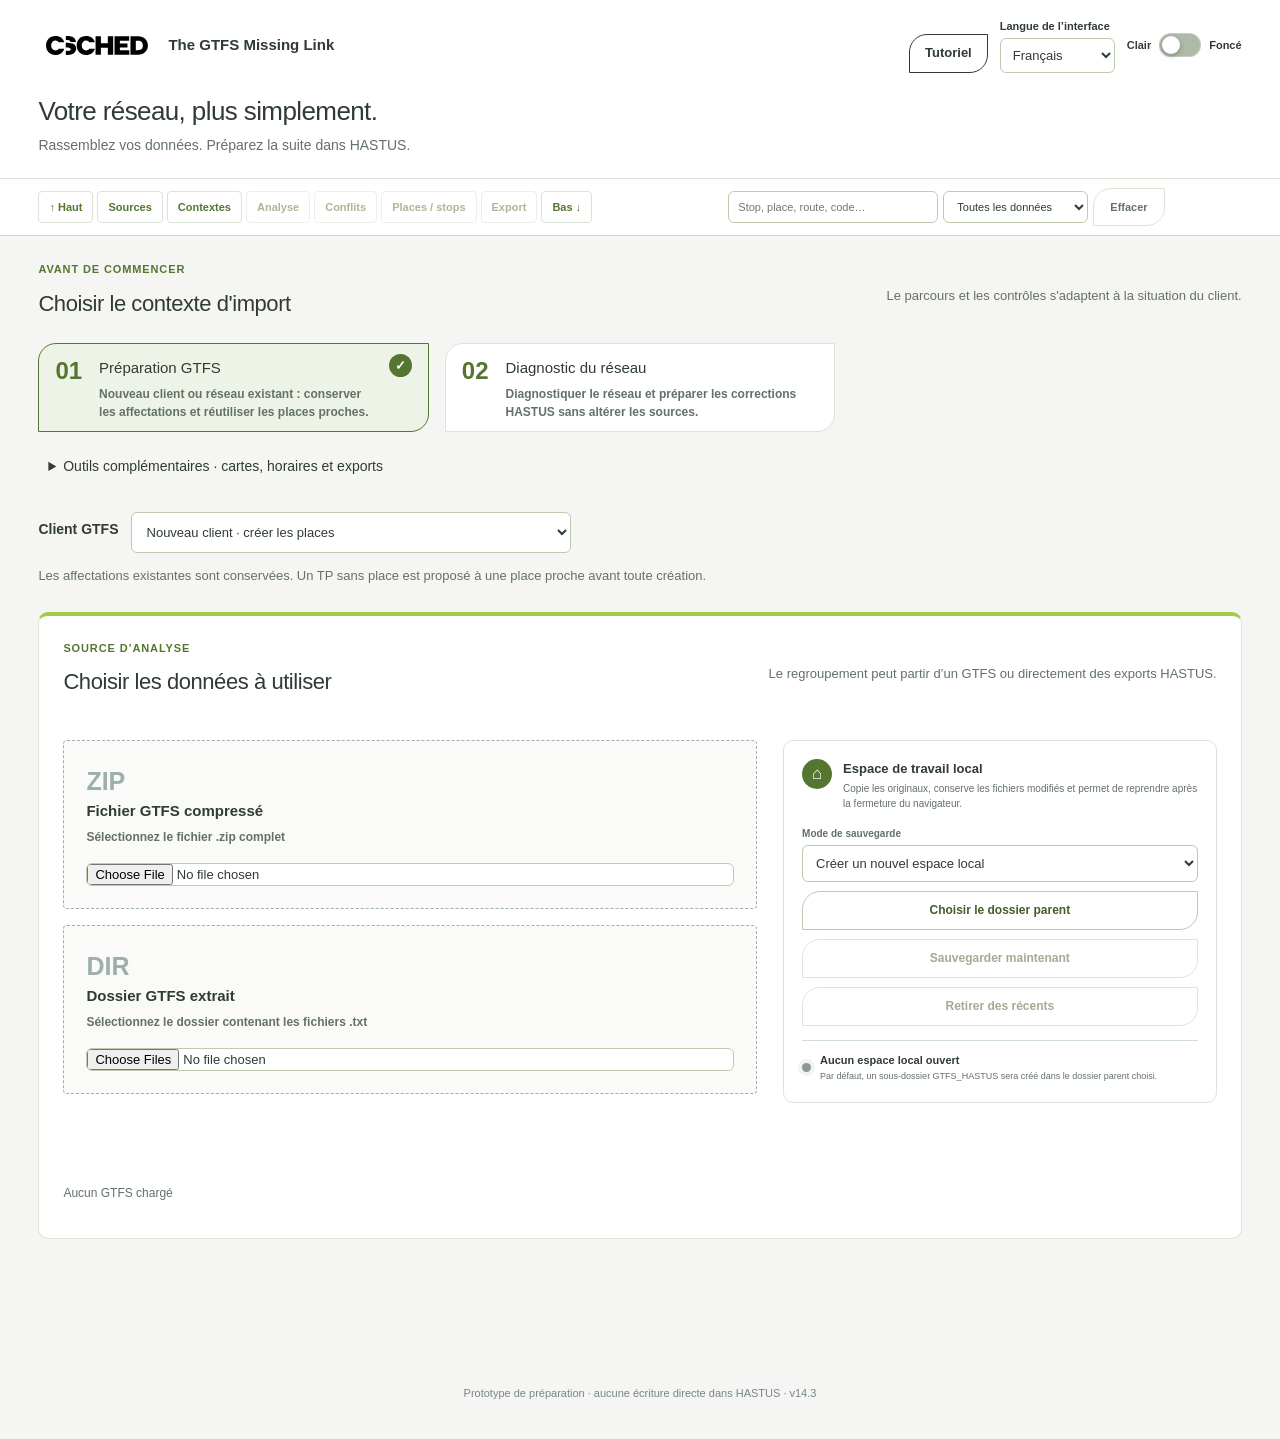
<file: index.html>
<!doctype html>
<html lang="fr">
<head>
  <meta charset="utf-8">
  <meta name="application-version" content="14.3">
  <meta name="viewport" content="width=device-width, initial-scale=1">
  <title>The GTFS Missing Link</title>
  <link rel="stylesheet" href="styles.css?v=14.3-r6">
  <link rel="stylesheet" href="clean-theme.css?v=14.3-r2">
  <link rel="stylesheet" href="place-code-layout.css?v=14.3">
  <link rel="stylesheet" href="service-import-plan.css?v=14.3">
  <link rel="stylesheet" href="tutorial.css?v=14.3">
  <link rel="stylesheet" href="assignment-diagnostics.css?v=14.3">
</head>
<body class="clean-theme">
  <aside id="local-file-warning" class="local-file-warning hidden" role="alert">
    <strong>Ouverture directe détectée : les cartes OpenStreetMap peuvent être refusées.</strong>
    <span>Sous Windows, fermez cette page puis lancez <code>launch_windows.bat</code>. L’application doit s’ouvrir sur une adresse commençant par <code>http://127.0.0.1:</code>, et non par <code>file:///</code>.</span>
  </aside>
  <header class="hero">
    <div class="hero-top"><div class="brand"><img class="brand-logo" src="assets/csched-logo.svg" alt="CSched"><span data-no-translate>The GTFS Missing Link</span></div><div class="app-preferences"><button id="open-tutorial" type="button" data-no-translate aria-haspopup="dialog" aria-controls="tutorial-dialog">Tutoriel</button><label>Langue de l’interface<select id="app-language"><option value="fr">Français</option><option value="en">English</option></select></label><label class="theme-switch"><span>Clair</span><input id="app-theme" type="checkbox" role="switch" value="clean" aria-label="Mode sombre"><span class="switch-track" aria-hidden="true"></span><span>Foncé</span></label></div></div>
    <div class="clean-copy"><h1>Votre réseau, plus simplement.</h1><p>Rassemblez vos données. Préparez la suite dans HASTUS.</p></div>
    <div class="hero-copy">
      <p class="eyebrow">PASSERELLE DE DONNÉES</p>
      <h1>Rattacher les points horaires<br>sans multiplier les places.</h1>
      <p class="lede">Analyse locale d'un flux GTFS, rapprochement géographique et export contrôlé.</p>
    </div>
  </header>

  <nav id="navigation-dock" class="navigation-dock" aria-label="Navigation rapide et recherche">
    <div class="navigation-jumps">
      <button type="button" data-nav-target="top">↑ Haut</button>
      <button type="button" data-nav-target="feed-section">Sources</button>
      <button type="button" data-nav-target="mode-section">Contextes</button>
      <button type="button" data-nav-target="mapping-section">Analyse</button>
      <button type="button" data-nav-target="radius-conflict-summary">Conflits</button>
      <button type="button" data-nav-target="decision-list">Places / stops</button>
      <button type="button" data-nav-target="export-bar">Export</button>
      <button type="button" data-nav-target="bottom">Bas ↓</button>
    </div>
    <div class="global-search">
      <label for="global-search-input">Rechercher</label>
      <input id="global-search-input" type="search" placeholder="Stop, place, route, code…" autocomplete="off">
      <select id="global-search-scope" aria-label="Filtrer le type de données"><option value="all">Toutes les données</option><option value="stops">Stops</option><option value="places">Places</option><option value="conflicts">Conflits</option><option value="routes">Routes</option></select>
      <button id="global-search-clear" type="button" aria-label="Effacer la recherche">Effacer</button>
      <output id="global-search-count" aria-live="polite"></output>
    </div>
  </nav>

  <main>
    <section id="mode-section" class="mode-section">
      <div class="section-heading">
        <div><p class="eyebrow">AVANT DE COMMENCER</p><h2>Choisir le contexte d'import</h2></div>
        <p>Le parcours et les contrôles s'adaptent à la situation du client.</p>
      </div>
      <div class="mode-grid">
        <button class="mode-card active" data-mode="geographic" aria-pressed="true">
          <span class="mode-number">01</span><span><strong>Préparation GTFS</strong><small>Nouveau client ou réseau existant : conserver les affectations et réutiliser les places proches.</small></span><span class="mode-check">✓</span>
        </button>
        <button class="mode-card" data-mode="diagnostic" aria-pressed="false"><span class="mode-number">02</span><span><strong>Diagnostic du réseau</strong><small>Diagnostiquer le réseau et préparer les corrections HASTUS sans altérer les sources.</small></span><span class="mode-check">✓</span></button>
      </div><details class="workflow-tools"><summary>Outils complémentaires · cartes, horaires et exports</summary><div class="mode-grid">
        <button class="mode-card" data-mode="network" aria-pressed="false">
          <span class="mode-number">02</span><span><strong>Cartes des routes et timetables</strong><small>Cartes et horaires du GTFS ou du dossier working, deux directions et exports.</small></span><span class="mode-check">✓</span>
        </button>
        <button class="mode-card" data-mode="timetables" aria-pressed="false">
          <span class="mode-number">03</span><span><strong>Comparaison des horaires</strong><small>Comparer les volumes quotidiens et produire des timetables de variations.</small></span><span class="mode-check">✓</span>
        </button>
        <button class="mode-card" data-mode="scheduling" aria-pressed="false">
          <span class="mode-number">04</span><span><strong>Scheduling units</strong><small>Préparer les unités et le script d’import HASTUS à partir des routes.</small></span><span class="mode-check">✓</span>
        </button>
        <button class="mode-card" data-mode="reports" aria-pressed="false">
          <span class="mode-number">05</span><span><strong>Rapports et exports</strong><small>Diagnostic HASTUS, validation client, PDF, HTML et fichiers de sortie.</small></span><span class="mode-check">✓</span>
        </button>
        <a class="mode-card network-prototype-link" href="network-explorer.html" target="_blank" rel="noopener"><span><strong>Explorateur réseau · Prototype</strong><small>Explorer le GTFS chargé et ses affectations, ou importer des fichiers HASTUS. Stops, places, références et tracés de routes.</small></span></a>
      </div></details>
      <label id="journey-client-setting">Client GTFS<select id="journey-client"><option value="new">Nouveau client · créer les places</option><option value="existing">Client existant · réutiliser le mapping HASTUS</option></select></label>
      <p id="journey-help">Les affectations existantes sont conservées. Un TP sans place est proposé à une place proche avant toute création.</p>
    </section>
    <section id="feed-section" class="panel feed-section">
      <div class="section-heading">
        <div><p class="eyebrow">SOURCE D’ANALYSE</p><h2 id="feed-title">Choisir les données à utiliser</h2></div>
        <p id="feed-subtitle">Le regroupement peut partir d’un GTFS ou directement des exports HASTUS.</p>
      </div>
      <div id="geographic-source-choice" class="data-source-choice">
        <button type="button" class="data-source-card active" data-source="gtfs" aria-pressed="true"><span>01</span><strong>Utiliser un GTFS</strong><small>ZIP ou dossier extrait. Recommandé pour un nouveau réseau ou les outils GTFS complets.</small></button>
        <button type="button" class="data-source-card" data-source="hastus" aria-pressed="false"><span>02</span><strong>Versions de routes + liste de stops HASTUS</strong><small>Aucun GTFS requis. Les TP viennent des versions et les coordonnées de la liste de stops.</small></button>
      </div>
      <section class="workspace-setup" aria-labelledby="workspace-title">
        <div class="workspace-copy"><span class="workspace-icon">⌂</span><div><strong id="workspace-title">Espace de travail local</strong><small>Copie les originaux, conserve les fichiers modifiés et permet de reprendre après la fermeture du navigateur.</small></div></div>
        <div class="workspace-controls">
          <label><span>Mode de sauvegarde</span><select id="workspace-choice"><option value="new">Créer un nouvel espace local</option><option value="open">Ouvrir un dossier de travail existant</option><option value="browser">Sauvegarde dans ce navigateur uniquement</option></select></label>
          <button id="workspace-open" type="button" class="secondary">Choisir le dossier parent</button>
          <button id="workspace-save" type="button" class="secondary" disabled>Sauvegarder maintenant</button>
          <button id="workspace-forget" type="button" class="secondary" disabled>Retirer des récents</button>
        </div>
        <div id="workspace-status" class="workspace-status"><span class="save-dot"></span><div><strong>Aucun espace local ouvert</strong><small>Par défaut, un sous-dossier GTFS_HASTUS sera créé dans le dossier parent choisi.</small></div></div>
      </section>
      <div id="gtfs-source-inputs" class="feed-upload-grid">
        <label class="dropzone"><span class="file-no">ZIP</span><strong>Fichier GTFS compressé</strong><small>Sélectionnez le fichier .zip complet</small><input id="gtfs-zip" type="file" accept=".zip"></label>
        <label class="dropzone"><span class="file-no">DIR</span><strong>Dossier GTFS extrait</strong><small>Sélectionnez le dossier contenant les fichiers .txt</small><input id="gtfs-folder" type="file" multiple webkitdirectory directory accept=".txt"></label>
      </div>
      <div id="hastus-feed-slot" class="hidden"></div>
      <div id="mapping-feed-slot" style="grid-column:1/-1">
      <details id="column-mapping-details" class="compact-disclosure place-naming-setting hidden">
      <summary><span id="column-mapping-label" data-no-translate>Correspondance des colonnes</span></summary>
      <div class="section-heading">
        <div><p id="mapping-eyebrow" class="eyebrow">CORRESPONDANCE</p><h2 id="mapping-title">Colonnes HASTUS</h2></div>
        <p id="mapping-subtitle">Vérifiez les colonnes détectées automatiquement.</p>
      </div>
      <div id="mapping-grid" class="mapping-grid"></div>
      </details>
      </div>
      <div id="optional-feed-slot" class="hidden"></div>
      <div id="gtfs-source-status"><div id="gtfs-status" class="status-line">Aucun GTFS chargé</div><div id="gtfs-files" class="file-chips"></div></div>
    </section>


    <section id="network-module" class="panel hidden" aria-labelledby="network-module-title">
      <div class="section-heading"><div><p class="eyebrow">WORKFLOW 02</p><h2 id="network-module-title">Cartes des routes et timetables</h2></div><p>Consultation du GTFS chargé, séparée de la validation des places. Deux directions côte à côte, filtres calendrier et exports Excel / PDF.</p></div>
      <div class="place-report-options">
        <label><span>Données des arrêts</span><select id="network-stop-source"><option value="gtfs">GTFS chargé</option><option value="working" id="network-working-option" disabled>working/stops.txt · places affectées</option></select><small id="working-timetable-detail">Disponible dès qu’un parent_station est enregistré dans working/stops.txt.</small></label>
        <label><span>Langue du rapport</span><select id="network-language"><option value="auto" selected>Langue de l’interface</option><option value="fr">Français</option><option value="en">English</option></select></label>
        <label><span>Thème</span><select id="network-theme"><option value="clean">Épuré compact</option></select></label>
        <label><span>Cartes</span><select id="network-map-mode"><option value="offline">Fixes et disponibles hors ligne</option><option value="online" selected>Connexion Internet</option></select></label>
      </div>
      <p>Requis : stops.txt, stop_times.txt, routes.txt et trips.txt. Un calendrier est nécessaire pour les horaires ; shapes.txt est facultatif pour les cartes. Aucune génération de places n’est requise.</p>
      <div class="place-report-actions"><button id="open-network-module" type="button" class="primary">Ouvrir le module</button><button id="download-network-report" type="button" class="secondary">Télécharger le HTML</button><span id="network-module-status" role="status"></span></div>
    </section>


    <section id="source-section" class="panel hidden">
      <div class="section-heading">
        <div><p class="eyebrow">DONNÉES HASTUS</p><h2 id="hastus-source-title">Liste de stops et places</h2></div>
        <p>Les données restent sur cet ordinateur.</p>
      </div>
      <div id="source-back-row" class="source-back-row"><button id="back-to-new-client" type="button" class="secondary">← Revenir à « Nouveau client »</button><small>Vous pourrez sélectionner de nouveau « Client existant » plus tard.</small></div>
      <div id="upload-grid" class="upload-grid">
        <label class="dropzone gtfs-part hidden"><span class="file-no">01</span><strong>GTFS · stops.txt</strong><small>Référentiel des arrêts et coordonnées</small><input id="stops-file" type="file" accept=".txt,.csv"></label>
        <label class="dropzone gtfs-part hidden"><span class="file-no">02</span><strong>GTFS · stop_times.txt</strong><small>Passages et indicateur timepoint</small><input id="times-file" type="file" accept=".txt,.csv"></label>
        <span id="hastus-upload-home" hidden></span>
        <div id="hastus-upload" class="dropzone"><span class="file-no hastus-network-label">HASTUS NETWORK</span><label for="hastus-file"><strong>Export HASTUS · CSV ou Excel</strong></label><small>Stops, places et coordonnées</small><input id="hastus-file" type="file" accept=".txt,.csv,.xlsx"><a id="hastus-extract-download" class="secondary" href="assets/GTFS_Tool_Stops.id" download="GTFS_Tool_Stops.id" aria-label="Télécharger le script HASTUS" title="Télécharger le script HASTUS"><svg width="20" height="20" viewBox="0 0 24 24" fill="none" stroke="currentColor" stroke-width="1.8" aria-hidden="true"><path d="M12 3v12m-5-5 5 5 5-5M5 16v5h14v-5"/></svg></a><small id="hastus-extract-help">Si besoin, utilisez ce script dans HASTUS pour extraire automatiquement les données des stops, leurs places de rattachement, références et localisations.</small></div>
        <span id="optional-hastus-home" hidden></span>
        <details id="optional-hastus-imports" class="place-naming-setting optional-data-disclosure" style="grid-column:1/-1"><summary id="optional-hastus-title">Données facultatives · versions de routes et matrice deadhead</summary><p id="optional-hastus-help">À charger uniquement pour utiliser les timing points HASTUS ou filtrer les places selon leurs liaisons deadhead.</p><div class="upload-grid">
        <label id="variants-upload" class="dropzone"><strong>Versions de routes HASTUS · Excel ou CSV</strong><small>Stop, TP, Position, route et variante</small><input id="variants-file" type="file" accept=".txt,.csv,.xlsx"></label>
        <div id="deadhead-upload" class="dropzone"><label for="deadhead-file"><strong>Matrice deadhead / HLP · facultative</strong><small>Export texte HASTUS linkdt · origines et destinations</small></label><input id="deadhead-file" type="file" accept=".txt,.csv"><small id="deadhead-status" role="status" data-no-translate></small><button id="deadhead-remove" type="button" hidden>Retirer la matrice</button></div>
        </div></details>
        <label id="routes-upload" class="dropzone gtfs-part hidden"><span class="file-no">03</span><strong>GTFS · routes.txt</strong><small>Identifiants, noms et couleurs des routes</small><input id="routes-file" type="file" accept=".txt,.csv"></label>
        <label id="trips-upload" class="dropzone gtfs-part hidden"><span class="file-no">04</span><strong>GTFS · trips.txt</strong><small>Lien entre routes, voyages et shapes</small><input id="trips-file" type="file" accept=".txt,.csv"></label>
        <label id="shapes-upload" class="dropzone gtfs-part hidden"><span class="file-no">05</span><strong>GTFS · shapes.txt</strong><small>Géométrie des tracés de routes</small><input id="shapes-file" type="file" accept=".txt,.csv"></label>
      </div>
      <div id="file-status" class="status-line">0 fichier sur 3 chargé</div>
    </section>

    <section id="mapping-section" class="panel hidden">

      <label id="smart-radius-setting" class="smart-toggle hidden"><input id="smart-radius" type="checkbox" role="switch"><span class="switch-track" aria-hidden="true"></span><span><strong>Rayon intelligent</strong><small id="smart-radius-detail">Adapte chaque rayon à la densité des timing points et aux voyages du GTFS.</small></span></label>
      <details id="stop-id-renumber-setting" class="stop-id-renumber-setting hidden" aria-labelledby="stop-management-title">
        <summary><strong id="stop-management-title">Gestion des stops</strong></summary>
        <div class="stop-management-heading"><small>Options appliquées aux exports ; les données sources restent intactes.</small></div>
        <label class="stop-id-renumber-toggle"><input id="renumber-stop-ids" type="checkbox"><span><strong id="stop-id-renumber-title">Renuméroter les stop_id techniques</strong><small id="stop-id-renumber-detail">Option désactivée par défaut : tous les stop_id sont conservés. Si elle est activée, seuls les UUID et remix_UUID sont remplacés.</small></span></label>
        <label class="stop-id-renumber-start"><span>Premier numéro</span><input id="renumber-stop-id-start" type="number" min="1" max="999999" step="1" value="100001" inputmode="numeric"></label>
        <label class="stop-id-option"><input id="pad-stop-ids" type="checkbox"><span>Ajouter des zéros en tête aux Stop ID numériques</span></label>
        <label class="stop-id-value"><span>Longueur cible (vide = automatique)</span><input id="pad-stop-id-width" type="number" min="1" max="1000" step="1" inputmode="numeric" placeholder="Auto"></label>
        <small id="stop-id-padding-detail" data-no-translate></small>
        <label class="stop-id-option"><input id="prefix-stop-ids" type="checkbox"><span>Préfixer les Stop ID avec une lettre</span></label>
        <label class="stop-id-value"><span>Lettre du préfixe</span><input id="stop-id-prefix" type="text" maxlength="1" pattern="[A-Za-z]" placeholder="A" autocomplete="off" spellcheck="false" disabled></label>
        <small class="stop-id-help">Le préfixe s’applique à tous les Stop ID, numériques ou alphanumériques, après la renumérotation et les zéros en tête. Exemple : 12 → 0012 → A0012. Les références entre fichiers suivent ces changements.</small>
      </details>
      <label id="allow-existing-reassignment-setting" class="smart-toggle hidden"><input id="allow-existing-reassignment" type="checkbox" role="switch"><span class="switch-track" aria-hidden="true"></span><span><strong>Autoriser les réaffectations manuelles</strong><small>Choisir une autre place HASTUS pour un stop, même hors du rayon de recherche. Les affectations actuelles restent conservées tant que vous ne les changez pas.</small></span></label>
      <datalist id="existing-place-options"></datalist>
      <label id="review-existing-setting" class="smart-toggle hidden"><input id="review-existing-places" type="checkbox" role="switch"><span class="switch-track" aria-hidden="true"></span><span><strong>Réévaluer les places déjà affectées</strong><small>Conserve la place HASTUS actuelle par défaut, mais propose les autres places dont le centre se trouve dans le rayon choisi.</small></span></label>
      <details id="place-naming-setting" class="place-naming-setting" aria-labelledby="place-naming-title">
        <summary><strong id="place-naming-title">Création des codes de place</strong></summary>
        <div><small>Les codes générés utilisent jusqu’à 6 ou 8 caractères. Le complément par des zéros est facultatif ; désactivez-le pour conserver les codes courts. Les codes existants ne sont pas modifiés et la saisie manuelle peut rester plus courte. Les codes dépassant la longueur choisie doivent être corrigés avant l’export.</small></div>
        <div><small>« St » en début de nom est conservé pour Saint. Les lieux reconnus gardent leur type dans la description et un suffixe dans le code : station/gare STN, terminal/terminus TER, hub/pôle HUB, échangeur ECH, centre de transit CTR. Ces règles s’appliquent aux nouvelles propositions, sans renommer les places existantes.</small></div>
        <label><span>Longueur des codes générés</span><select id="place-code-max-length"><option value="6">6 caractères</option><option value="8" selected>8 caractères</option></select></label>
        <label><input id="pad-place-codes" type="checkbox"><span>Compléter les codes courts avec des zéros jusqu’à la longueur choisie</span></label>
        <label><span>Casse des codes proposés</span><select id="place-code-case"><option value="upper" selected>Tout en majuscules</option><option value="lower">Tout en minuscules</option></select></label>
        <label class="place-catalog-toggle"><input id="use-canada-post-abbreviations" type="checkbox" checked><span><strong>Utiliser les abréviations de Postes Canada</strong><small>Applique les abréviations officielles de types de rue et de points cardinaux avant de proposer un code. <a href="https://www.canadapost-postescanada.ca/scp/fr/soutien/sujet/directives-adressage/symboles-et-abreviations.page" target="_blank" rel="noopener">Consulter le catalogue</a></small></span></label>
      </details>
      <details id="grouping-settings" class="place-naming-setting grouping-settings" open>
        <summary id="grouping-settings-title" data-no-translate>Paramètres de regroupement</summary>
      <div class="settings-row compact-analysis-settings">
        <div class="analysis-source-row">
        <label id="geographic-client-setting" style="display:none" class="select-label hidden"><span>Type de regroupement</span><select id="geographic-client-type"><option value="new">Nouveau client · partir de zéro</option><option value="existing">Client existant dans HASTUS</option></select></label>
        <label id="timing-source-setting" class="select-label hidden"><span>Source des timing points</span><select id="timing-point-source"><option value="gtfs">GTFS · stop_times.txt</option><option value="variants">HASTUS · versions de routes</option></select><small id="timing-source-detail">Chargez l’export de versions pour activer cette source.</small></label>
        <div id="association-setting" class="select-label"><span>Clé d'association GTFS → HASTUS</span><select id="association-key" hidden aria-hidden="true" tabindex="-1"><option value="stop_id">stop_id</option><option value="stop_code">stop_code</option></select><label class="association-checkbox" for="association-code-toggle"><input id="association-code-toggle" type="checkbox"><span data-fr="Utiliser stop_code plutôt que stop_id" data-en="Use stop_code instead of stop_id">Utiliser stop_code plutôt que stop_id</span></label><small id="association-detection" data-no-translate></small></div>
        </div>
        <div class="analysis-radius-row">
        <div id="radius-setting" class="range-label"><label for="radius">Rayon de recherche</label><output id="radius-output">200 m</output><input id="radius" type="range" min="0" max="1000" step="1" value="200"><label for="radius-number">Saisie en mètres (0–1000)</label><input id="radius-number" type="number" min="0" max="1000" step="1" value="200" inputmode="numeric"></div>
        <div id="stop-place-distance-setting" class="range-label hidden"><label for="stop-place-distance">Seuil d’alerte stop–place</label><output id="stop-place-distance-output">500 m</output><input id="stop-place-distance" type="range" min="0" max="1000" step="1" value="500"><label for="stop-place-distance-number">Saisie en mètres (0–1000)</label><input id="stop-place-distance-number" type="number" min="0" max="1000" step="1" value="500" inputmode="numeric"></div>
        <div id="reference-distance-setting" class="range-label hidden"><label for="reference-distance">Seuil d’alerte des références</label><output id="reference-distance-output">500 m</output><input id="reference-distance" type="range" min="0" max="1000" step="1" value="500"><label for="reference-distance-number">Saisie en mètres (0–1000)</label><input id="reference-distance-number" type="number" min="0" max="1000" step="1" value="500" inputmode="numeric"></div>
        </div>
        <div class="analysis-filter-row">
        <label id="diagnostic-endpoints-setting" class="check-label hidden"><input id="diagnostic-endpoints-only" type="checkbox">Places utilisées en début/fin de voyage uniquement</label>
        <label id="diagnostic-deadhead-setting" class="check-label hidden"><input id="diagnostic-deadhead-only" type="checkbox" disabled>Places avec un lien deadhead direct uniquement</label>
        <label id="blank-setting" class="check-label"><input id="blank-timepoints" type="checkbox"><span>Considérer un <code>timepoint</code> vide comme point horaire</span></label>
        </div>
        <label id="map-display-setting" class="select-label hidden"><span>Affichage des routes</span><select id="map-display"><option value="individual">Une carte par route</option><option value="combined" selected>Toutes les routes sur une carte</option><option value="both">Carte réseau et cartes séparées</option></select></label>
        <label id="map-labels-setting" class="select-label hidden"><span>Libellé général des points horaires</span><select id="map-label-mode"><option value="description">Description du stop</option><option value="stop_code" selected>stop_code</option><option value="stop_id">stop_id</option><option value="none">Aucun libellé</option></select></label>
        <div id="timepoint-fallback" class="fallback-note hidden"><strong>Colonne timepoint absente</strong><span>Les passages dont l'heure se termine par <code>:00</code> seront utilisés.</span></div>
        <button id="analyze" class="primary">Analyser les points horaires <span>→</span></button>
      </div>
      </details>
    </section>

    <section id="results-section" class="hidden">
      <div class="summary-grid" id="summary-grid"></div>
      <div class="toolbar">
        <div><p class="eyebrow">ÉTAPE 03</p><h2 id="results-title">Décisions d'affectation</h2></div>
        <div id="filters" class="filters"><button class="filter active" data-filter="all">Tous</button><button class="filter" data-filter="review">À décider</button><button class="filter" data-filter="assigned">Affectés</button></div>
      </div>
      <div id="description-validation" data-no-translate></div>
      <div id="automatic-place-validation" data-no-translate></div>
      <div id="notices"></div>
      <div id="decision-list" class="decision-list"></div>
      <button id="go-to-reports" type="button" class="secondary">Ouvrir les rapports et exports →</button>
    </section>
    <section id="reports-workflow" class="panel hidden" aria-labelledby="reports-workflow-title">
      <div class="section-heading"><div><p class="eyebrow">WORKFLOW 05</p><h2 id="reports-workflow-title">Rapports et exports</h2></div><p>Les rapports utilisent la dernière analyse géographique et ses décisions conservées.</p></div>
      <p id="reports-workflow-empty" class="notice">Lancez d’abord une analyse dans le workflow Regroupement géographique pour préparer les rapports.</p>
      <button id="reports-back-analysis" type="button" class="secondary">Revenir au regroupement géographique</button>
      <section id="place-report-panel" class="place-report-panel hidden" aria-labelledby="place-report-title">
        <div class="place-report-copy"><p class="eyebrow">RAPPORT DE VALIDATION</p><h3 id="place-report-title">Une place par page, prête à valider avec le client</h3><small>Une synthèse classe d’abord les places par besoin de décision. Chaque fiche présente ensuite le nom, le code, les stops associés, les stops en dehors du périmètre et une carte OpenStreetMap.</small></div>
        <div class="place-report-options">
          <label><span>Langue du rapport</span><select id="place-report-language"><option value="auto" selected>Langue de l’interface</option><option value="fr">Français</option><option value="en">English</option></select></label>
          <label><span>Thème du rapport HTML</span><select id="place-report-html-theme"><option value="clean" selected>Épuré compact</option></select><small>Le thème choisi est intégré au fichier HTML et conservé dans le rapport corrigé.</small></label>
          <label><span>Disposition</span><select id="place-report-orientation"><option value="portrait">Portrait</option><option value="landscape" selected>Paysage</option></select></label>
          <label><span>Cartes du rapport HTML</span><select id="place-report-html-map-mode"><option value="offline">Fixes et disponibles hors ligne</option><option value="online" selected>Cadrage fixe avec connexion Internet</option></select><small>Zoom et déplacement désactivés dans les deux modes. Le mode hors ligne intègre un fond vectoriel OSM dans le fichier lors de sa génération.</small></label>
          <label class="place-report-nearby"><input id="place-report-nearby" type="checkbox" checked><span>Inclure les stops proches hors périmètre</span></label>
          <label class="client-logo-picker"><span><input id="place-report-hide-file-exports" type="checkbox" checked> Simplifier le retour client : masquer stops.txt et stop_times.txt séparés</span><small>Le client conserve la sauvegarde HTML et peut télécharger un paquet ZIP contenant le rapport corrigé, le compte rendu avant/après et le GTFS complet. Le GTFS complet doit avoir été chargé dans l’Assistant.</small></label>
          <label><span>Marge hors rayon</span><select id="place-report-margin"><option value="100">100 m</option><option value="150" selected>150 m</option><option value="250">250 m</option><option value="500">500 m</option></select></label>
          <label class="client-logo-picker"><span>Logo du client (facultatif)</span><input id="client-logo-file" type="file" accept="image/png,image/jpeg,image/webp"><small>PNG, JPEG ou WebP, 3 Mo maximum. Il remplace l’identité trouvée dans agency.txt.</small></label>
        </div>
        <p id="existing-report-note" class="hidden">Client existant : le diagnostic HTML présente les références suspectes et toutes les places classées par type de validation, avec recherche et cartes. Les corrections HASTUS sont exportées séparément, avec un journal avant/après ; le rapport GTFS de validation des places reste disponible séparément. Les options de langue, de thème et de cartes ci-dessus s’appliquent aux deux rapports.</p>
        <div class="place-report-actions"><div id="client-brand-status" class="client-brand-status"></div><button id="clear-client-logo" type="button" class="secondary hidden">Utiliser agency.txt</button><button id="download-existing-html" type="button" class="secondary hidden">Rapport HTML · Diagnostic HASTUS</button><button id="download-place-html" type="button" class="primary report-html-featured"><span aria-hidden="true">▤</span><span><strong>Générer le rapport HTML interactif</strong><small>Cartes · Modifications · Validation client</small></span></button><button id="download-times" type="button" class="primary report-gtfs-featured">Télécharger GTFS prêt à importer</button><button id="print-place-report" type="button" class="secondary">Ouvrir le rapport PDF</button></div>
      </section>
      <details id="export-bar" class="place-naming-setting additional-exports">
        <summary><strong>Rapports et exports complémentaires</strong><span class="export-status"><span id="export-title">Prêt à exporter</span> · <small id="export-detail"></small></span></summary>
        <div class="export-actions"><label class="report-type-label"><span>Contenu du rapport PDF</span><select id="report-type"><option value="all">Tous les stops</option><option value="assigned">Sans intervention</option><option value="review">À évaluer</option></select></label><button id="print-client-report" class="secondary">Ouvrir le rapport PDF</button><button id="print-reference-report" class="secondary hidden">Rapport PDF · références suspectes</button><button id="download-collisions" class="secondary hidden">Correspondance des ID</button><button id="download-report" class="secondary">Places par stop</button><button id="download-by-place" class="secondary">Stops par place</button><button id="download-grouping-candidates" class="secondary hidden">Regroupements suggérés</button><button id="download-reference-anomalies" class="secondary hidden">Références éloignées</button><button id="download-unused" class="secondary">Places sans timing point</button><button id="download-places" class="secondary">Places à créer</button><button id="download-gtfs" class="primary">Télécharger stops_enrichi.txt</button></div>
      </details>
    </section>
    <section id="scheduling-unit-module" class="panel hidden" aria-labelledby="scu-title">
      <div class="section-heading"><div><p class="eyebrow">WORKFLOW 04</p><h2 id="scu-title">Scheduling units</h2></div><p>Une unité par route, type timetable 1100, avec le script d’import CSched.</p></div>
      <div class="place-report-options">
        <label><span>Source des routes</span><select id="scu-source"><option value="gtfs">GTFS chargé</option><option value="file">routes.txt séparé</option></select></label>
        <label><span>Charger uniquement routes.txt</span><input id="scu-routes-file" type="file" accept=".txt"></label>
        <label><span>Identifiant de route dans HASTUS</span><select id="scu-route-key"><option value="route_id">route_id</option><option value="route_short_name">route_short_name</option></select></label>
        <label><span>Description de l’unité</span><select id="scu-description"><option value="route">Route + identifiant</option><option value="long">route_long_name (sinon Route + identifiant)</option></select></label>
      </div>
      <p>La clé choisie alimente scu_identifier et scu_route_ids. Les doublons ou identifiants vides bloquent l’export. Le ZIP conserve les fichiers GTFS sources sans appliquer les corrections de places ; avec un routes.txt séparé, il ne contient que routes.txt et les fichiers d’import.</p>
      <pre id="scu-preview" data-no-translate></pre><p id="scu-status" role="status"></p>
      <div class="place-report-actions"><button id="scu-save" type="button" class="secondary" disabled>Enregistrer dans un dossier GTFS…</button><button id="scu-download" type="button" class="primary" disabled>Télécharger le ZIP avec les imports</button></div>
    </section>
  </main>
  <footer>Prototype de préparation · aucune écriture directe dans HASTUS <span data-no-translate>· v14.3</span></footer>
  <script src="report-package.js?v=14.3"></script>
  <script src="report-payload.js?v=14.3"></script>
  <script src="report-network.js?v=14.3-r3"></script>
  <script src="report-timetable-export.js?v=14.3"></script>
  <script src="report-network-document.js?v=14.3"></script>
  <script src="report-editor.js?v=14.3-r2"></script>
  <script src="app-translations.js?v=14.3-r2"></script>
  <script src="app-shell.js?v=14.3"></script>
  <script src="workspace-storage.js?v=14.3"></script>
  <script src="map-tools.js?v=14.3-r3"></script>
  <script src="hastus-corrections.js?v=14.3"></script>
  <script src="report-existing.js?v=14.3"></script>
  <script src="assignment-diagnostics.js?v=14.3-r1"></script>
  <script src="scheduling-units.js?v=14.3"></script>
  <script src="service-import-plan.js?v=14.3"></script>
  <script src="working-timetable.js?v=14.3-r4"></script>
  <script src="day-route-summary.js?v=14.3"></script>
  <script src="stop-description-check.js"></script>
  <script src="network-explorer-data.js?v=14.3"></script>
  <script src="app.js?v=14.3-r7"></script>
  <script src="network-explorer-bridge.js?v=14.3"></script>
  <dialog id="tutorial-dialog" aria-labelledby="tutorial-title" data-no-translate></dialog>
  <script src="tutorial.js?v=14.3"></script>
  <script>initAppShell();initSchedulingUnits();initTutorial();</script>
</body>
</html>
</file>
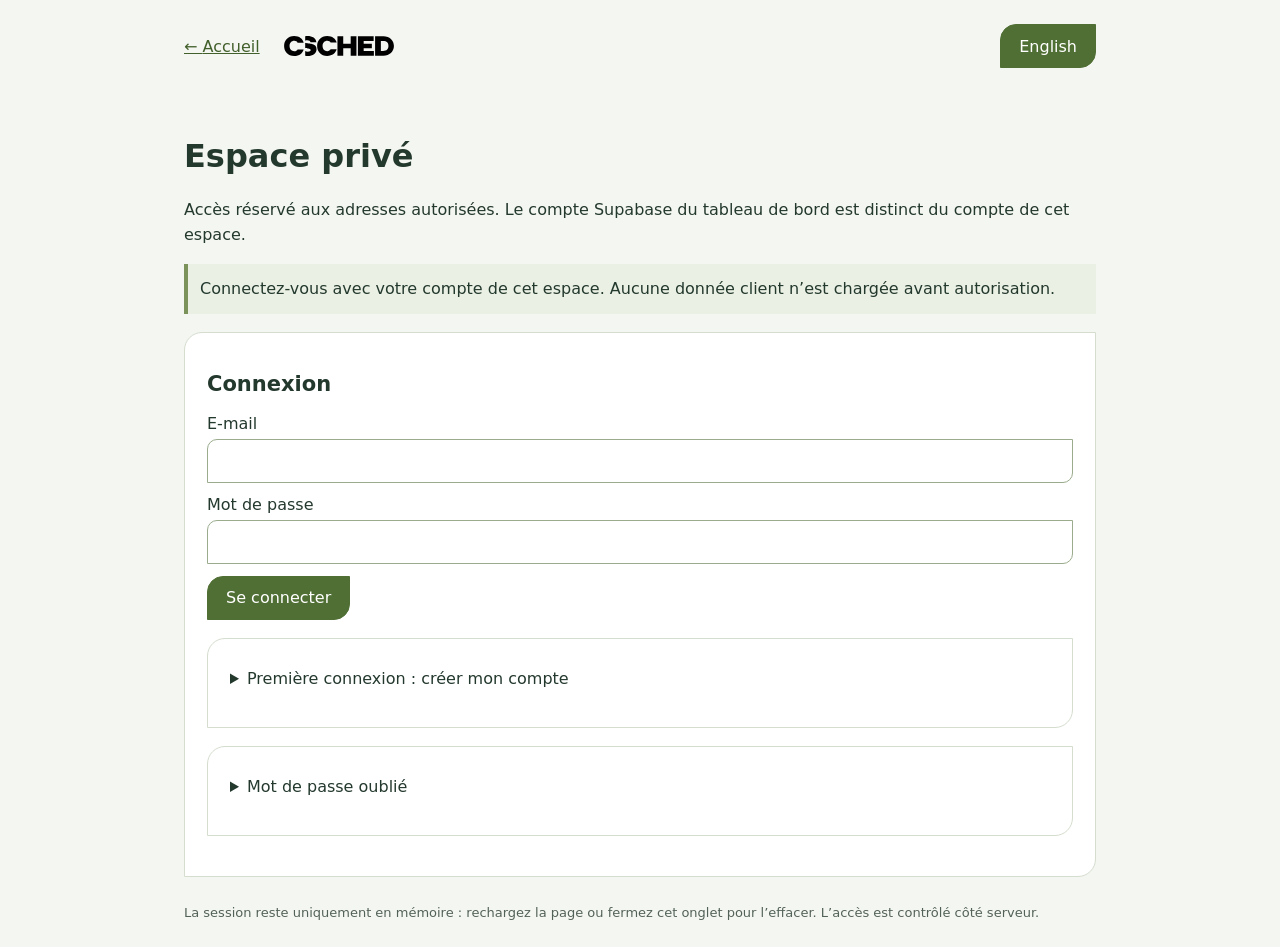
<file: portal.html>
<!doctype html>
<html lang="fr"><head><meta charset="utf-8"><meta name="viewport" content="width=device-width,initial-scale=1">
<meta name="referrer" content="no-referrer"><meta http-equiv="Content-Security-Policy" content="default-src 'none'; script-src 'self'; style-src 'self'; img-src 'self'; connect-src https://wlkneuryxlpuqzmbimax.supabase.co; base-uri 'none'; form-action 'self'; object-src 'none'">
<title>The GTFS Missing Link · Espace privé</title><link rel="stylesheet" href="portal.css?v=1"></head><body>
<header><a href="index.html">← <span data-fr="Accueil" data-en="Home">Accueil</span></a><img src="assets/csched-logo.svg" alt="CSched"><button id="language">English</button></header>
<main><h1 data-fr="Espace privé" data-en="Private workspace">Espace privé</h1>
<p data-fr="Accès réservé aux adresses autorisées. Le compte Supabase du tableau de bord est distinct du compte de cet espace." data-en="Authorized email addresses only. Your Supabase dashboard account is separate from this workspace account."></p>
<p id="status" role="status" aria-live="polite"></p>
<section id="auth-panel"><form id="login-form"><h2 data-fr="Connexion" data-en="Sign in"></h2><label>E-mail<input id="email" type="email" autocomplete="username" required></label><label><span data-fr="Mot de passe" data-en="Password"></span><input id="password" type="password" autocomplete="current-password" required></label><button data-fr="Se connecter" data-en="Sign in"></button></form>
<details><summary data-fr="Première connexion : créer mon compte" data-en="First visit: create my account"></summary><p data-fr="Créer un compte ne donne aucun accès aux fichiers. Votre adresse doit être vérifiée par e-mail ET autorisée par l’administrateur." data-en="Creating an account does not grant file access. Your email must be verified AND authorized by the administrator."></p><form id="signup-form"><label>E-mail<input id="signup-email" type="email" autocomplete="username" required></label><label><span data-fr="Nouveau mot de passe (12 caractères minimum)" data-en="New password (at least 12 characters)"></span><input id="signup-password" type="password" minlength="12" autocomplete="new-password" required></label><button data-fr="Créer mon compte et vérifier mon e-mail" data-en="Create account and verify my email"></button></form></details>
<details><summary data-fr="Mot de passe oublié" data-en="Forgot password"></summary><p data-fr="Demandez un code, puis recopiez les chiffres reçus par e-mail. Ce parcours nécessite le modèle d’e-mail de récupération indiqué dans le guide d’installation." data-en="Request a code, then enter the digits received by email. This flow requires the recovery email template in the setup guide."></p><form id="recover-form"><label>E-mail<input id="recover-email" type="email" required></label><button data-fr="Recevoir un code" data-en="Send a code"></button></form><form id="reset-form"><label data-fr="Code reçu" data-en="Code received"></label><input id="recovery-code" aria-label="Code" inputmode="numeric" pattern="[0-9]{6,10}" required><label><span data-fr="Nouveau mot de passe" data-en="New password"></span><input id="new-password" type="password" minlength="12" autocomplete="new-password" required></label><button data-fr="Changer le mot de passe" data-en="Change password"></button></form></details></section>
<section id="workspace" hidden><div class="toolbar"><strong id="identity"></strong><button id="refresh" data-fr="Actualiser" data-en="Refresh"></button><button id="logout" data-fr="Déconnexion" data-en="Sign out"></button></div>
<h2 data-fr="Fichiers partagés privés" data-en="Private shared files"></h2><p data-fr="Tous les utilisateurs autorisés ont accès à cette bibliothèque. Les copies téléchargées restent sur leurs appareils, même après révocation de l’accès." data-en="All authorized users can access this library. Downloaded copies remain on their devices even after access is revoked."></p><ul id="files"></ul>
<section id="admin-panel" hidden><h2 data-fr="Administration" data-en="Administration"></h2><form id="upload-form"><label><span data-fr="Ajouter un fichier (50 Mo maximum, aucune publication GitHub)" data-en="Add a file (50 MB maximum, never published to GitHub)"></span><input id="upload-file" type="file" accept=".zip,.xlsx,.csv,.txt,.html,.pdf" required></label><button data-fr="Envoyer dans le stockage privé" data-en="Upload to private storage"></button></form>
<h3 data-fr="Autoriser une adresse" data-en="Authorize an email"></h3><form id="member-form"><label>E-mail<input id="member-email" type="email" required></label><button data-fr="Autoriser" data-en="Authorize"></button></form><p data-fr="Communiquez ensuite le lien de cet espace à cette personne. Elle crée son propre compte et vérifie son e-mail. Aucun e-mail d’invitation n’est envoyé par ce bouton." data-en="Then share this workspace link with the person. They create their own account and verify their email. This button does not send an invitation email."></p><ul id="members"></ul></section></section>
<footer data-fr="La session reste uniquement en mémoire : rechargez la page ou fermez cet onglet pour l’effacer. L’accès est contrôlé côté serveur." data-en="The session is held only in memory: reload the page or close this tab to clear it. Access is enforced on the server."></footer></main>
<script src="portal-config.js?v=1"></script><script src="portal.js?v=1"></script></body></html>
</file>
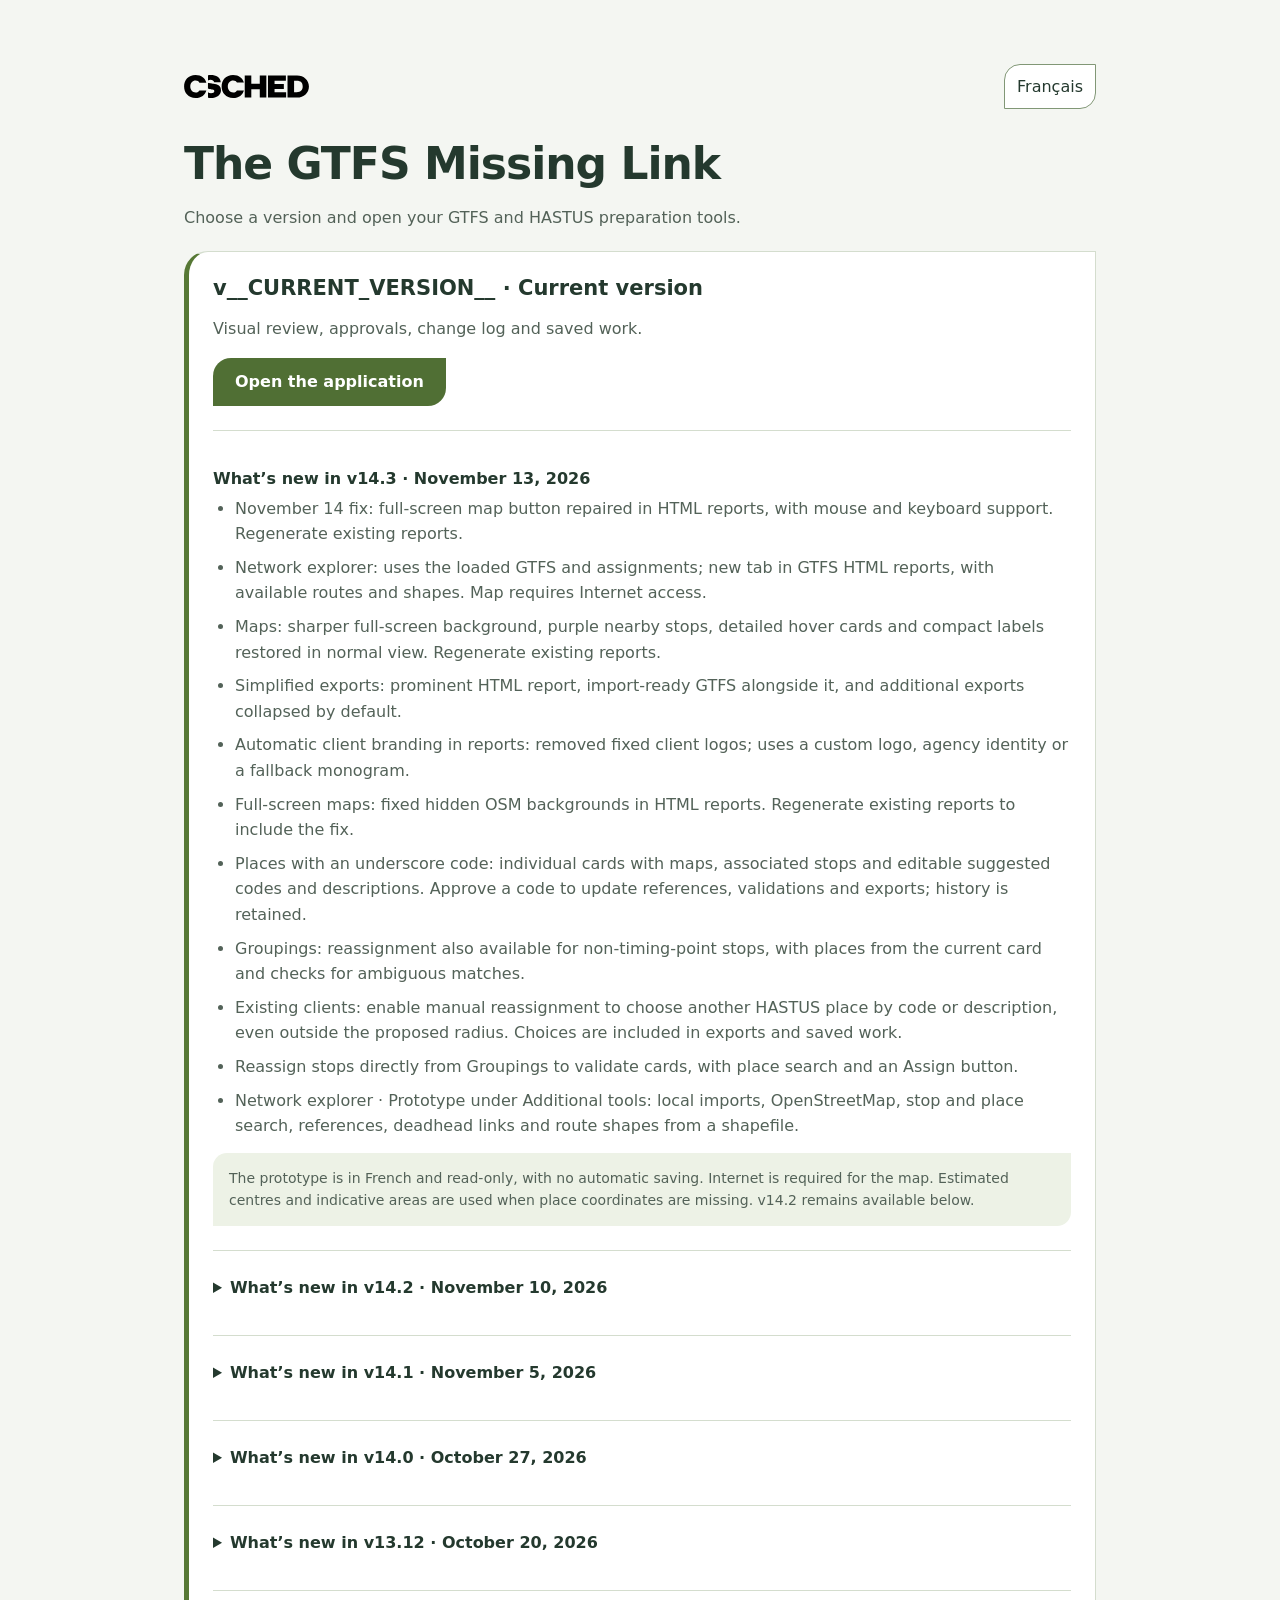
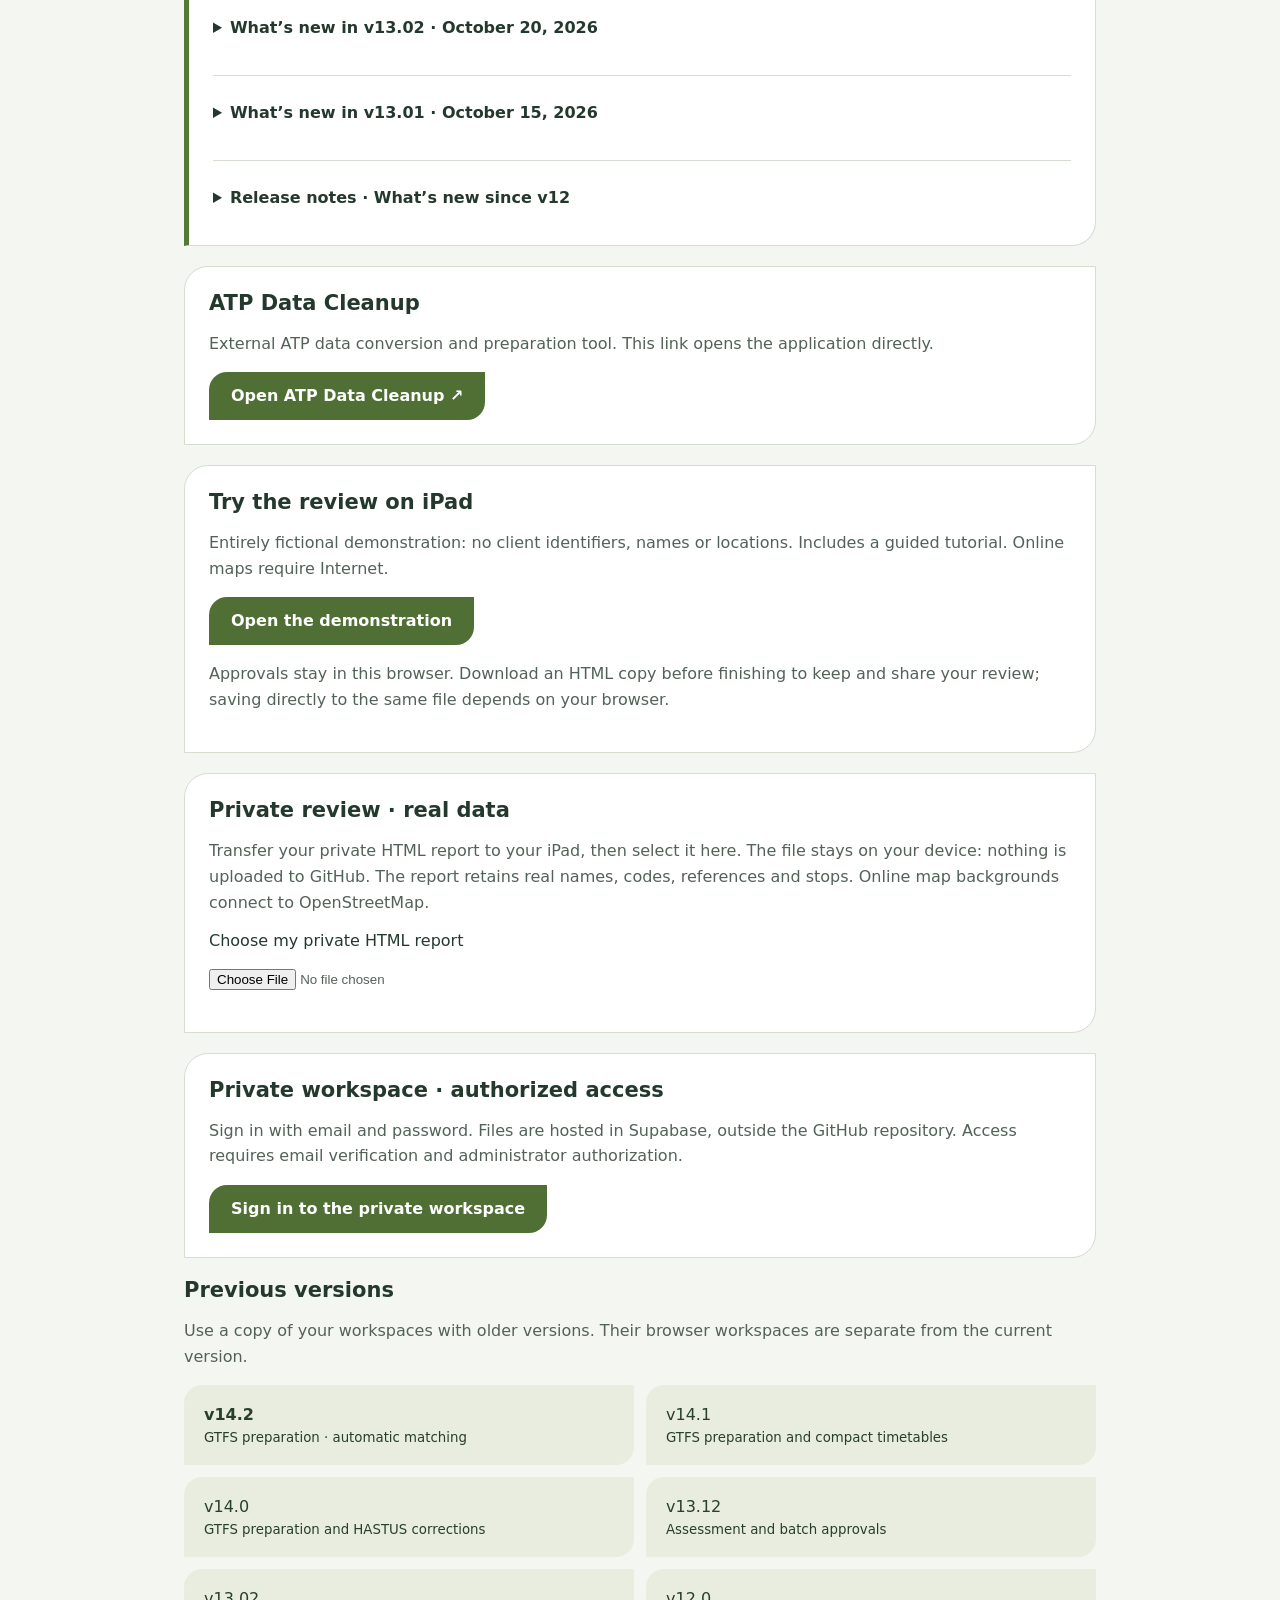
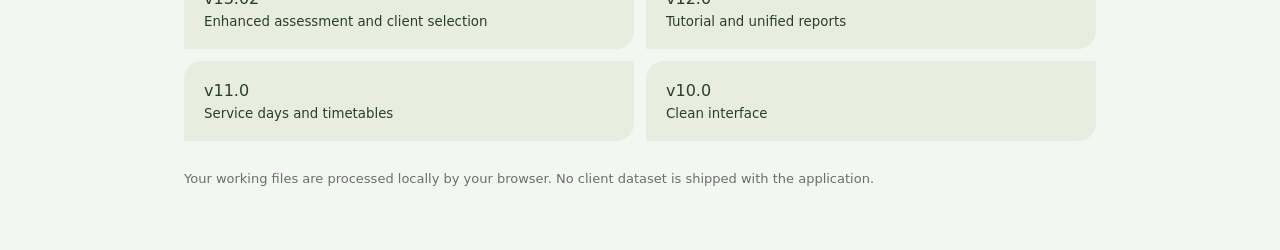
<file: version-menu.html>
<!doctype html>
<html lang="fr"><head><meta charset="utf-8"><meta name="viewport" content="width=device-width,initial-scale=1"><title>The GTFS Missing Link — Versions</title>
<style>
:root{font-family:system-ui,-apple-system,Segoe UI,sans-serif;color:#24392e;background:#f4f6f2}*{box-sizing:border-box}body{margin:0}main{max-width:960px;margin:auto;padding:clamp(20px,5vw,64px) 24px}header{display:flex;justify-content:space-between;align-items:center;gap:20px}header img{width:125px}button,a{touch-action:manipulation}button{font:inherit;padding:12px;border:1px solid #819776;border-radius:16px 0;background:white;color:inherit}h1{font-size:clamp(28px,5vw,44px);font-weight:600;letter-spacing:-1px;margin-bottom:12px}p{line-height:1.6;color:#536258}article{border:1px solid #d4ddce;border-radius:24px 0;background:white;padding:24px;margin:20px 0}article.current{border-left:5px solid #567835}h2{margin:0 0 8px;font-size:21px}.action{display:inline-block;background:#506f34;color:white;text-decoration:none;padding:14px 22px;border-radius:18px 0;min-height:48px;font-weight:600}.archives{display:grid;grid-template-columns:repeat(2,1fr);gap:12px}.archives a{padding:20px;background:#e8eddf;border-radius:18px 0;color:#283f2c;text-decoration:none}.archives small{display:block;margin-top:6px}footer{font-size:13px;color:#657266;margin-top:30px}a:focus-visible,button:focus-visible{outline:3px solid #bb7626;outline-offset:4px}@media(max-width:520px){.archives{grid-template-columns:1fr}article{padding:20px}}@media(prefers-reduced-motion:reduce){*{scroll-behavior:auto}}[hidden]{display:none!important}
.release-notes{margin-top:24px;border-top:1px solid #d4ddce;padding-top:16px}.release-notes summary{cursor:pointer;min-height:44px;padding:10px 0;font-weight:650;line-height:1.4}.release-notes summary:focus-visible{outline:3px solid #bb7626;outline-offset:4px}.release-notes h3{font-size:16px;margin:22px 0 8px}.release-notes ul{padding-left:22px;margin:8px 0;line-height:1.6;color:#536258}.release-notes li{margin:8px 0;overflow-wrap:anywhere}.release-notes .release-tip{background:#edf2e6;padding:14px 16px;border-radius:14px 0;font-size:14px}
</style></head><body><main><header><img src="assets/csched-logo.svg" alt="CSched"><button id="language" aria-label="Switch language">English</button></header>
<h1>The GTFS Missing Link</h1><p data-fr="Choisissez votre version et retrouvez vos outils de préparation GTFS et HASTUS." data-en="Choose a version and open your GTFS and HASTUS preparation tools."></p>
<article class="current"><h2>v__CURRENT_VERSION__ · <span data-fr="Version actuelle" data-en="Current version"></span></h2><p data-fr="Revue visuelle, validations, journal des modifications et sauvegarde du travail." data-en="Visual review, approvals, change log and saved work."></p><a class="action" href="app.html" data-fr="Ouvrir l’application" data-en="Open the application"></a>
<section id="release-14-3" class="release-notes"><h3 data-fr="Nouveautés v14.3 · 13 novembre 2026" data-en="What’s new in v14.3 · November 13, 2026"></h3><ul>
<li data-fr="Correctif du 14 novembre : bouton carte plein écran réparé dans les rapports HTML, au clic et au clavier. Régénérer les rapports existants." data-en="November 14 fix: full-screen map button repaired in HTML reports, with mouse and keyboard support. Regenerate existing reports."></li>
<li data-fr="Explorateur réseau : utilise le GTFS chargé et ses affectations ; nouvel onglet dans les rapports HTML GTFS, avec routes et tracés disponibles. Connexion Internet nécessaire pour la carte." data-en="Network explorer: uses the loaded GTFS and assignments; new tab in GTFS HTML reports, with available routes and shapes. Map requires Internet access."></li>
<li data-fr="Cartes : fond plein écran plus net, stops voisins violets, fiches détaillées au survol et retour aux étiquettes compactes en mode normal. Régénérer les rapports existants." data-en="Maps: sharper full-screen background, purple nearby stops, detailed hover cards and compact labels restored in normal view. Regenerate existing reports."></li>
<li data-fr="Exports simplifiés : rapport HTML mis en avant, GTFS prêt à importer juste à côté et exports complémentaires repliés par défaut." data-en="Simplified exports: prominent HTML report, import-ready GTFS alongside it, and additional exports collapsed by default."></li>
<li data-fr="Identité client automatique dans les rapports : suppression des logos client imposés ; logo personnalisé, identité de l’agence ou monogramme de remplacement." data-en="Automatic client branding in reports: removed fixed client logos; uses a custom logo, agency identity or a fallback monogram."></li>
<li data-fr="Cartes plein écran : correction du fond OSM masqué dans les rapports HTML. Régénérer les rapports existants pour bénéficier du correctif." data-en="Full-screen maps: fixed hidden OSM backgrounds in HTML reports. Regenerate existing reports to include the fix."></li>
<li data-fr="Places avec un code _ : une fiche par place, carte et stops associés, code et description proposés modifiables. Validez le nouveau code pour actualiser les références, validations et exports ; historique conservé." data-en="Places with an underscore code: individual cards with maps, associated stops and editable suggested codes and descriptions. Approve a code to update references, validations and exports; history is retained."></li>
<li data-fr="Regroupements : réaffectation également pour les stops non TP, avec un choix parmi les places de la fiche et un contrôle des correspondances ambiguës." data-en="Groupings: reassignment also available for non-timing-point stops, with places from the current card and checks for ambiguous matches."></li>
<li data-fr="Client existant : autorisez les réaffectations manuelles pour choisir une autre place HASTUS par code ou description, même hors du rayon proposé. Les choix sont repris dans les exports et sauvegardes." data-en="Existing clients: enable manual reassignment to choose another HASTUS place by code or description, even outside the proposed radius. Choices are included in exports and saved work."></li>
<li data-fr="Réaffectez aussi les stops directement depuis les fiches Regroupements à valider, avec recherche de place et bouton Affecter." data-en="Reassign stops directly from Groupings to validate cards, with place search and an Assign button."></li>
<li data-fr="Explorateur réseau · Prototype dans les outils complémentaires : imports locaux, carte OpenStreetMap, recherche de stops et places, références, liens deadhead et tracés de routes issus du shapefile." data-en="Network explorer · Prototype under Additional tools: local imports, OpenStreetMap, stop and place search, references, deadhead links and route shapes from a shapefile."></li>
</ul><p class="release-tip" data-fr="Le prototype est en français et en lecture seule, sans sauvegarde automatique. Internet est requis pour la carte. Centres estimés et surfaces indicatives lorsque les coordonnées de place sont absentes. La v14.2 reste disponible ci-dessous." data-en="The prototype is in French and read-only, with no automatic saving. Internet is required for the map. Estimated centres and indicative areas are used when place coordinates are missing. v14.2 remains available below."></p></section>
<details id="release-14-2" class="release-notes" aria-labelledby="release-14-2-title">
<summary id="release-14-2-title" data-fr="Nouveautés v14.2 · 10 novembre 2026" data-en="What’s new in v14.2 · November 10, 2026"></summary><ul>
<li data-fr="Correspondance des colonnes intégrée aux Sources, repliée par défaut. La clé d’association se règle au chargement des fichiers, sans bouton de détection, et reste modifiable manuellement." data-en="Column mapping is now in Data source, collapsed by default. The matching key is set when files are loaded, without a detection button, and remains manually editable."></li>
<li data-fr="Client existant : détection automatique de la clé stop_id / stop_code, avec bilan des correspondances et priorité au choix manuel." data-en="Existing clients: automatic stop_id / stop_code matching-key detection, match counts and priority to manual choices."></li>
<li data-fr="Comparaison des descriptions GTFS/HASTUS : filtres par type d’écart et exports CSV / Excel de la liste filtrée." data-en="GTFS/HASTUS description checks: issue filters and CSV / Excel exports of the filtered list."></li>
<li data-fr="Sources simplifiées : GTFS à gauche, HASTUS au centre, espace de travail à droite. Imports facultatifs repliés et script d’extraction HASTUS téléchargeable." data-en="Simplified sources: GTFS on the left, HASTUS in the centre, workspace on the right. Collapsed optional imports and downloadable HASTUS extraction script."></li>
<li data-fr="Paramètres de regroupement réunis, trois distances côte à côte, sections avancées repliées et bouton Recalculer toujours visible, grisé lorsque les résultats sont à jour." data-en="Consolidated grouping settings, three distances side by side, collapsed advanced sections and an always-visible Recalculate button, disabled when results are current."></li>
<li data-fr="Valeurs par défaut adaptées aux clients existants, choix sauvegardés préservés et interface français/anglais." data-en="Defaults tailored to existing clients, saved choices preserved and French/English interface."></li>
</ul><p class="release-tip" data-fr="La v14.1 reste disponible ci-dessous. Le calcul de matrice deadhead est reporté ; l’import d’une matrice existante reste disponible. La règle des zéros en tête est inchangée." data-en="v14.1 remains available below. Deadhead matrix calculation is deferred; existing matrix import remains available. Leading-zero length rules are unchanged."></p></details>
<details id="release-14-1" class="release-notes" aria-labelledby="release-14-1-title">
<summary id="release-14-1-title" data-fr="Nouveautés v14.1 · 5 novembre 2026" data-en="What’s new in v14.1 · November 5, 2026"></summary>
<ul>
<li data-fr="Gestion des stops : préfixe facultatif d’une lettre, appliqué après renumérotation et zéros en tête, avec références GTFS et sauvegardes cohérentes." data-en="Stop management: optional single-letter prefix, applied after renumbering and leading zeros, with consistent GTFS references and saved settings."></li>
<li data-fr="Noms de place : exclusion de « Av » et des types de voie seuls. Nouveaux projets : abréviations Postes Canada activées et complément par des zéros désactivé par défaut." data-en="Place names: exclude “Av” and road types used alone. New projects enable Canada Post abbreviations and disable trailing-zero padding by default."></li>
<li data-fr="Timetables plus compacts : en-têtes TP verticaux, codes de place complets, headway et AM/PM–24 h. Largeur et pagination adaptées ; pour une seule direction, informations du voyage à gauche et grille sur toute la page." data-en="More compact timetables: vertical timing-point headers, full place codes, headways and AM/PM–24 h. Adaptive width and pagination; single-direction timetables put trip information on the left and use the full page width."></li>
<li data-fr="Pamphlets : deux directions regroupées par route et service, aperçus chargés à l’ouverture, filtre de route repris dans le PDF. Les services restent séparés et les boucles et variantes conservent leurs TP." data-en="Timetable sheets: both directions grouped by route and service, previews loaded on opening, and route filtering applied to PDF output. Services remain separate, and loops and variants retain their timing points."></li>
<li data-fr="Affichage clair et sombre amélioré pour les pamphlets ; commandes mieux alignées et libellés simplifiés." data-en="Improved light and dark presentation for timetable sheets, better-aligned controls and simpler labels."></li>
<li data-fr="Conflits de rayon : une fiche et une carte communes pour les cas liés aux mêmes places. Validez le cas pour le déplacer dans la section Validés ; une modification du rayon ou de l’affectation le remet à examiner." data-en="Radius conflicts: one shared card and map for cases involving the same places. Approve a case to move it to the Validated section; changing a radius or assignment returns it to review."></li>
<li data-fr="Stop ID numériques : option de zéros en tête, longueur automatique selon le plus long ID numérique, contrôle des collisions et des longueurs trop courtes. Les zéros ne modifient pas les ID alphanumériques ; le préfixe facultatif concerne tous les ID source." data-en="Numeric Stop IDs: optional leading zeros, automatic width based on the longest numeric ID, with collision and minimum-width checks. Zero padding leaves alphanumeric IDs unchanged; the optional prefix applies to all source IDs."></li>
<li data-fr="Codes de place : possibilité de conserver les codes courts sans ajouter de zéros à la fin, dans la limite choisie de 6 ou 8 caractères." data-en="Place codes: keep shorter codes without trailing zeros, within the selected limit of 6 or 8 characters."></li>
<li data-fr="GTFS prêt à importer : un ZIP complet remplace le téléchargement isolé des horaires enrichis. Il inclut les scheduling units, la liste des places et leurs scripts d’import OIR dans hastus_import/." data-en="GTFS ready to import: a complete ZIP replaces the separate enriched stop-times download. It includes scheduling units, the place list and their OIR import scripts in hastus_import/."></li>
<li data-fr="Places proposées devenues vides : exclues des exports GTFS et de la liste d’import des places lorsqu’aucun stop ni autre fichier ne les référence. Les stations du GTFS source sont préservées." data-en="Empty proposed places: excluded from GTFS and place-import exports when no stop or other file references them. Source GTFS stations are preserved."></li>
<li data-fr="Rapport HTML GTFS : les places approuvées passent au statut Validé avec une bordure vert clair dans le sommaire. Les Stop ID des tableaux, dont les stops hors périmètre, restent sur une ligne." data-en="GTFS HTML report: approved places show a Validated status and light-green border in the overview. Table Stop IDs, including stops outside the perimeter, stay on one line."></li>
<li data-fr="Accueil : v14 disponible dans les archives, anciennes notes repliées et accès direct à ATP Data Cleanup sous les notes de version." data-en="Home page: v14 available in the archives, collapsed earlier release notes and direct access to ATP Data Cleanup below the release notes."></li>
</ul>
<p class="release-tip" data-fr="Régénérez vos rapports HTML pour bénéficier des correctifs. Les fichiers sources restent intacts ; les changements sont intégrés aux exports." data-en="Regenerate your HTML reports to use these fixes. Source files stay intact; changes are included in the exports."></p>
</details>
<details id="release-14-0" class="release-notes" aria-labelledby="release-14-0-title">
<summary id="release-14-0-title" data-fr="Nouveautés v14.0 · 27 octobre 2026" data-en="What’s new in v14.0 · October 27, 2026"></summary>
<ul>
<li data-fr="5 novembre : corrections HASTUS affichées sur demande via un bouton près des exports ; commandes des stops voisins hors des cartes ; retrait de la validation par lot." data-en="November 5: HASTUS corrections open on demand from a button beside the exports; surrounding-stop controls outside the maps; batch validation removed."></li>
<li data-fr="Correctifs iPhone : boutons d’espace de travail compacts, bandeau adapté aux petits écrans et switch clair/foncé corrigé." data-en="iPhone layout fixes: compact workspace buttons, a header adapted to smaller screens and a corrected light/dark switch."></li>
<li data-fr="Cartes plein écran : petites commandes +/−, recentrage et flèches, glissement et pincement. Le fond et les stops s’agrandissent ensemble, sans changer la vue normale. Régénérez vos rapports HTML." data-en="Full-screen maps: compact +/−, reset and arrow controls, dragging and pinch zoom. Backgrounds and stops scale together without changing the normal view. Regenerate your HTML reports."></li>
<li data-fr="Imports successifs sans défilement automatique. Un second clic sur un même stop ferme son infobulle." data-en="Sequential imports without automatic scrolling. Click the same stop again to close its popup."></li>
<li data-fr="Deux parcours : Préparation GTFS pour un nouveau client ou un réseau existant, et Diagnostic du réseau. Cartes, horaires et exports restent accessibles dans les outils complémentaires." data-en="Two journeys: GTFS preparation for a new client or an existing network, and Network assessment. Maps, timetables and exports remain available in the additional tools."></li>
<li data-fr="Mapping HASTUS conservé : les TP sans place sont proposés à une place existante dans le rayon avant d’en créer une nouvelle." data-en="Existing HASTUS mappings are retained: timing points without a place are proposed for a nearby existing place before a new one is created."></li>
<li data-fr="Un seul thème Épuré, avec interrupteur Clair / Foncé en haut de page." data-en="One Clean theme, with a Light / Dark switch at the top of the page."></li>
<li data-fr="Cartes : fond et stops partagent le même repère au passage en plein écran. Un interrupteur affiche les stops aux alentours sans changer le cadrage, avec ID et infobulle (description, coordonnées, routes et statut TP connu)." data-en="Maps: backgrounds and stops share the same coordinate frame when entering full screen. A switch displays surrounding stops without changing the framing, with IDs and popups showing descriptions, coordinates, routes and known timing-point status."></li>
<li data-fr="Corrections HASTUS dans le diagnostic et son rapport HTML complet : rattachements stop–place, places de référence, descriptions et coordonnées. Champ « Est une place de référence » explicite ; données sources conservées." data-en="HASTUS corrections in the assessment and its full HTML report: stop assignments, reference places, descriptions and coordinates. Explicit “Is a reference place” field; source data is preserved."></li>
<li data-fr="Export CSV proposé, journal avant/après et note d’impact HTML pour préparer la revue avant import. Une correction dans le rapport remet les validations en attente ; les corrections sont conservées dans la sauvegarde." data-en="Proposed CSV export, before/after log and HTML impact note to review changes before import. Editing report data returns approvals to pending; corrections are retained when saving."></li>
<li data-fr="La v13.12 rejoint les versions précédentes. Un lien vers l’outil externe ATP Data Cleanup est disponible ci-dessous." data-en="Version 13.12 joins the previous versions. A link to the external ATP Data Cleanup tool is available below."></li>
</ul>
<p class="release-tip" data-fr="Régénérez les rapports HTML. Les cartes et alertes du diagnostic décrivent les sources avant correction : réanalyser les données finalisées après revue. Le format CSV HASTUS est à confirmer avant import ; aucune écriture directe dans HASTUS." data-en="Regenerate HTML reports. Assessment maps and alerts show the source data before corrections: reanalyse the final data after review. The HASTUS CSV format must be confirmed before import; no direct writes to HASTUS."></p>
</details>
<details id="release-13-12" class="release-notes" aria-labelledby="release-13-12-title">
<summary id="release-13-12-title" data-fr="Nouveautés v13.12 · 20 octobre 2026" data-en="What’s new in v13.12 · October 20, 2026"></summary>
<ul>
<li data-fr="Moins de bruit : les stops sans coordonnées ont leur liste dédiée, hors des validations géographiques." data-en="Less noise: stops without coordinates have their own list, outside geographic validations."></li>
<li data-fr="Tri secondaire corrigé : uniquement les stops sans localisation et les fiches dont le seul motif est « Stops non TP à vérifier ». Les regroupements, références et autres alertes restent dans la liste principale, même sans lien deadhead." data-en="Corrected secondary list: only stops without location data and cases whose sole reason is “Non-timing-point stops to review”. Groupings, references and other alerts stay in the main list, even without a deadhead link."></li>
<li data-fr="Appliquer à tous : validation par lot des cas visibles similaires, avec confirmation, retour en attente et journal par fiche. Notes et préconisations conservées." data-en="Apply to all: approve similar visible cases in batches, with confirmation, return to pending and an individual audit trail. Notes and recommendations are preserved."></li>
<li data-fr="Les deux listes partagent la revue, l’autosauvegarde et les exports. Aucune affectation GTFS/HASTUS n’est modifiée par une validation." data-en="Both lists share review, autosave and export features. Approvals do not change GTFS/HASTUS assignments."></li>
<li data-fr="Thèmes simplifiés : Épuré compact et Épuré sombre. Classique et Gen Z migrent vers Épuré compact. La v13.02 reste accessible dans les archives." data-en="Simplified themes: Clean compact and Clean dark. Classic and Gen Z migrate to Clean compact. Version 13.02 remains available in the archives."></li>
</ul>
<p class="release-tip" data-fr="Rechargez l’application et régénérez vos rapports HTML pour bénéficier de ces changements. La liste secondaire reste à examiner : elle n’est ni supprimée ni automatiquement validée." data-en="Reload the application and regenerate HTML reports to use these changes. The separate list still needs review: it is neither deleted nor automatically approved."></p>
</details>
<details id="release-13-02" class="release-notes" aria-labelledby="release-13-02-title">
<summary id="release-13-02-title" data-fr="Nouveautés v13.02 · 20 octobre 2026" data-en="What’s new in v13.02 · October 20, 2026"></summary>
<ul>
<li data-fr="Diagnostic enrichi : stops éloignés de leur place, seuil réglable de 0 à 1 000 m et champ Préconisation CSched distinct de la note de décision." data-en="Richer assessment: stops far from their place, an adjustable 0–1,000 m threshold, and a CSched recommendation separate from the decision note."></li>
<li data-fr="Matrice deadhead / HLP facultative : import HASTUS linkdt, liens directs entrants/sortants sur chaque fiche et sauvegarde d’un index compact, sans effacer les décisions." data-en="Optional deadhead matrix: HASTUS linkdt import, direct incoming/outgoing links on each card and a saved compact index, without clearing decisions."></li>
<li data-fr="Filtres stricts deadhead et début/fin de voyage : toutes les places d’un cas doivent satisfaire chacun des filtres actifs." data-en="Strict deadhead and trip-start/end filters: every place in a case must satisfy each active filter."></li>
<li data-fr="Sommaire repliable, regroupé par place ou par cas, motifs cliquables et filtres sur une rangée. Toutes les fiches sur une même page, avec détails et cartes chargés à l’ouverture." data-en="Collapsible overview, grouped by place or case, clickable validation reasons and single-row filters. All cards on one page, with details and maps loaded when opened."></li>
<li data-fr="Sélection client : cochez les fiches à proposer puis exportez un HTML autonome limité à ces fiches et à leur contexte, avec leurs notes et validations." data-en="Client selection: check the cases to propose, then export a standalone HTML limited to these cases and their context, including their notes and approvals."></li>
<li data-fr="Cartes allégées : petites cases pour afficher ou masquer les TP, autres stops, propositions, références, distances et places. Réglages conservés dans le rapport sauvegardé." data-en="Less cluttered maps: small checkboxes to show or hide timing points, other stops, proposals, references, distances and places. Settings are retained in the saved report."></li>
</ul>
<p class="release-tip" data-fr="Rechargez l’application puis régénérez les rapports HTML. Masquer un élément de carte ne supprime ni n’anonymise les données. Les notes des fiches sélectionnées sont transmises : relisez-les avant envoi. Aucun jeu de données client n’est publié." data-en="Reload the application, then regenerate HTML reports. Hiding a map element neither deletes nor anonymizes data. Selected-case notes are included: review them before sharing. No client dataset is published."></p>
</details>
<details id="release-13-01" class="release-notes" aria-labelledby="release-13-01-title">
<summary id="release-13-01-title" data-fr="Nouveautés v13.01 · 15 octobre 2026" data-en="What’s new in v13.01 · October 15, 2026"></summary>
<ul>
<li data-fr="Carte en plein écran : cliquez pour agrandir uniquement la carte sur tout l’écran, avec un cadrage rapproché et les identifiants et descriptions des stops. Aucun tableau ni champ de la fiche. Recliquez pour revenir à la vue précédente ; recherche et défilement sont conservés. Accessible au clavier et disponible hors ligne avec le fond enregistré." data-en="Full-screen map shortcut: click to enlarge only the map across the entire screen, with a closer view and stop IDs and descriptions. No card tables or editing fields. Click again to return to the previous view; search and scroll position are preserved. Keyboard accessible and available offline with the saved background."></li>
<li data-fr="Recherche stable : la fiche reste affichée pendant la modification de son code ou de sa description. Changer la recherche ou le filtre recalcule les résultats." data-en="Stable search: a place card stays visible while its code or description is edited. Changing the search or filter refreshes the results."></li>
<li data-fr="Compte rendu plus compact : liste des validations masquée par défaut, commande Afficher/Masquer et statuts sur une ligne." data-en="More compact change summary: place approvals are hidden by default, with a Show/Hide control and single-line statuses."></li>
<li data-fr="Navigation depuis les validations : cliquez sur un code ou une description pour ouvrir la fiche de place, ou sur un stop pour rejoindre sa place actuellement affectée." data-en="Navigate from approvals: click a code or description to open the place card, or a stop to open its currently assigned place."></li>
<li data-fr="Statut cliquable : ambre « À valider », vert « Validée ». Une confirmation est demandée avant de remettre une place validée en attente. Les validations sont synchronisées avec les fiches et le mode revue, puis conservées dans le rapport sauvegardé." data-en="Clickable status: amber Pending, green Approved. Confirmation is required before returning an approved place to Pending. Approvals stay synchronized with cards and review mode and are preserved in the saved report."></li>
<li data-fr="Import des places : le GTFS finalisé inclut hastus_import/places avec places.csv (codes et descriptions finaux) et le script place - GTFS DESC.oir." data-en="Place import: the finalized GTFS includes hastus_import/places with places.csv (final codes and descriptions) and the place - GTFS DESC.oir script."></li>
</ul>
<p class="release-tip" data-fr="Régénérez vos rapports HTML pour bénéficier de ces correctifs. Les caractères incompatibles avec le modèle OIR sont signalés avant l’export. L’import réel dans HASTUS reste à confirmer." data-en="Regenerate your HTML reports to use these fixes. Characters incompatible with the OIR template are flagged before export. Actual import into HASTUS still needs to be confirmed."></p>
</details>
<details id="release-notes" class="release-notes"><summary data-fr="Notes de version · Les nouveautés depuis la v12" data-en="Release notes · What’s new since v12"></summary>
<p data-fr="La v13 et ses dernières améliorations facilitent l’analyse des places et références HASTUS et la revue interactive avec les clients." data-en="Version 13 and its latest improvements make HASTUS place and reference assessment and interactive client reviews easier."></p>
<h3 data-fr="Une interface mieux organisée" data-en="A better organized interface"></h3>
<ul>
<li data-fr="Workflows séparés : regroupement géographique, cartes et timetables, comparaison des horaires, scheduling units, rapports et exports." data-en="Separate workflows: geographic grouping, route maps and timetables, schedule comparison, scheduling units, reports and exports."></li>
<li data-fr="Menu de démarrage avec accès aux versions précédentes, démonstration fictive et ouverture locale de rapports privés." data-en="Start menu with previous versions, a fictional demonstration and local opening of private reports."></li>
<li data-fr="Reprise automatique de la dernière sauvegarde de l’application ; nom de l’agence et date/heure dans le fichier d’état." data-en="Automatic restoration of the latest application workspace; agency name and date/time in the state filename."></li>
</ul>
<h3 data-fr="Des diagnostics et des cartes plus lisibles" data-en="Clearer diagnostics and maps"></h3>
<ul>
<li data-fr="Références éloignées ou suspectes, places proches sans référence commune et stops à rattacher : fiches détaillées avec distances, seuils, recommandations et statut timing point (TP)." data-en="Distant or suspect references, nearby places without a shared reference and stops to attach: detailed cards with distances, thresholds, recommendations and timing point (TP) status."></li>
<li data-fr="Étiquettes regroupant codes, descriptions et références ; liens en pointillés entre places et références. Dans le rapport HTML, un clic sur une étiquette affiche les stops associés." data-en="Labels combine codes, descriptions and references; dotted lines connect places to their references. In the HTML report, clicking a label displays its associated stops."></li>
<li data-fr="Taille et contenu des étiquettes réglables ; distances à vol d’oiseau masquées, petites ou grandes dans toutes les vues de revue. Filtre TP disponible." data-en="Adjustable label size and content; straight-line distances can be hidden, small or large across all review layouts. A TP filter is available."></li>
<li data-fr="Dans l’application, tous les cas du diagnostic sur une même page, avec recherche et filtres. Détails et cartes chargés à l’ouverture des fiches ; étiquettes adaptées au thème sombre." data-en="In the application, all diagnostic cases appear on one page with search and filters. Details and maps load when cards are opened; labels are adapted to the dark theme."></li>
</ul>
<h3 data-fr="Une revue client plus pratique" data-en="An easier client review"></h3>
<ul>
<li data-fr="Revue plein écran : Carte maximale, Carte ou Comparaison, avec navigation discrète et interface adaptée aux formats tablette. Validation également possible en mode normal ; les cas validés quittent la file à traiter." data-en="Full-screen review: Maximum map, Map or Comparison, with discreet navigation and tablet-sized layouts. Approval is also available in normal mode; approved cases leave the review queue."></li>
<li data-fr="Consultation des places liées puis retour au cas initial. Compte rendu horodaté des validations, annulations et notes, avec suivi avant/après, export CSV et impression PDF. Le récapitulatif des modifications des places inclut les stops et leurs descriptions." data-en="Open linked places and return to the original case. Timestamped log of approvals, reversals and notes, with before/after tracking, CSV export and PDF printing. The place change summary includes stops and their descriptions."></li>
<li data-fr="Brouillon sauvegardé automatiquement dans le navigateur, tutoriel guidé français/anglais et thème Confort visuel aux couleurs plus douces. Enregistrement dans un même fichier après autorisation, si le navigateur le permet." data-en="Automatic browser draft, a guided French/English tutorial and a Visual comfort theme with softer colors. Save to the same file after granting permission, where supported by the browser."></li>
</ul>
<h3 data-fr="Un espace privé" data-en="A private workspace"></h3>
<p data-fr="Portail de connexion et d’administration pour une bibliothèque privée via Supabase, hors du dépôt GitHub. Les accès doivent être configurés et validés avant utilisation avec des données client." data-en="Sign-in and administration portal for a private library through Supabase, outside the GitHub repository. Access must be configured and verified before use with client data."></p>
<p class="release-tip" data-fr="À retenir : régénérez les rapports HTML pour bénéficier des nouveautés. Le brouillon automatique ne remplace pas une copie sauvegardée du rapport. Les validations du diagnostic tracent les décisions de revue sans modifier automatiquement les affectations GTFS/HASTUS. L’écriture directe dépend du navigateur ; les essais tablette simulés restent à compléter sur iPad réel." data-en="Please note: regenerate HTML reports to get the new features. Automatic drafts do not replace a saved report copy. Diagnostic approvals record review decisions without automatically changing GTFS/HASTUS assignments. Direct file saving depends on the browser; simulated tablet tests still require confirmation on a real iPad."></p>
</details></article>
<article id="atp-tool"><h2>ATP Data Cleanup</h2><p data-fr="Outil externe de conversion et de préparation des données ATP. Le lien ouvre directement l’application." data-en="External ATP data conversion and preparation tool. This link opens the application directly."></p><a class="action" href="https://zbbedard.github.io/ATP-Data-Cleanup/culver.html" target="_blank" rel="noopener noreferrer" data-fr="Accéder à ATP Data Cleanup ↗" data-en="Open ATP Data Cleanup ↗"></a></article>
<article><h2 data-fr="Essayer la revue sur iPad" data-en="Try the review on iPad"></h2><p data-fr="Démonstration entièrement fictive : aucun identifiant, nom ou emplacement client. Un tutoriel vous accompagne. Les cartes en ligne nécessitent Internet." data-en="Entirely fictional demonstration: no client identifiers, names or locations. Includes a guided tutorial. Online maps require Internet."></p><a id="demo" class="action" href="demo/review-fr.html" data-fr="Ouvrir la démonstration" data-en="Open the demonstration"></a><p data-fr="Les validations restent dans ce navigateur. Téléchargez une copie HTML avant de terminer pour conserver et transmettre votre revue ; la sauvegarde directe dans le même fichier dépend du navigateur." data-en="Approvals stay in this browser. Download an HTML copy before finishing to keep and share your review; saving directly to the same file depends on your browser."></p></article>
<article><h2 data-fr="Revue privée · données réelles" data-en="Private review · real data"></h2><p data-fr="Transférez votre rapport HTML privé sur votre iPad, puis choisissez-le ici. Le fichier reste sur votre appareil : aucun envoi vers GitHub. Le rapport conserve les noms, codes, références et stops réels. Les fonds cartographiques en ligne contactent OpenStreetMap." data-en="Transfer your private HTML report to your iPad, then select it here. The file stays on your device: nothing is uploaded to GitHub. The report retains real names, codes, references and stops. Online map backgrounds connect to OpenStreetMap."></p><label for="private-file" data-fr="Choisir mon rapport HTML privé" data-en="Choose my private HTML report"></label><p><input id="private-file" type="file" accept=".html,text/html"></p><a id="private-open" class="action" hidden target="_blank" rel="noopener" data-fr="Ouvrir le rapport sélectionné" data-en="Open selected report"></a><p id="private-name" role="status"></p></article>
<article><h2 data-fr="Espace privé · accès autorisé" data-en="Private workspace · authorized access"></h2><p data-fr="Connexion par e-mail et mot de passe. Les fichiers sont hébergés dans Supabase, hors du dépôt GitHub. L’accès nécessite la vérification de votre e-mail et l’autorisation de l’administrateur." data-en="Sign in with email and password. Files are hosted in Supabase, outside the GitHub repository. Access requires email verification and administrator authorization."></p><a class="action" href="portal.html" data-fr="Se connecter à l’espace privé" data-en="Sign in to the private workspace"></a></article>
<h2 data-fr="Versions précédentes" data-en="Previous versions"></h2><p data-fr="Utilisez une copie de vos sauvegardes avec les anciennes versions. Leurs espaces navigateur sont séparés de la version actuelle." data-en="Use a copy of your workspaces with older versions. Their browser workspaces are separate from the current version."></p>
<div class="archives"><a href="versions/v14.2/index.html"><strong>v14.2</strong><small data-fr="Préparation GTFS · association automatique" data-en="GTFS preparation · automatic matching"></small></a><a href="versions/v14.1/">v14.1<small data-fr="Préparation GTFS et timetables compacts" data-en="GTFS preparation and compact timetables"></small></a><a href="versions/v14.0/">v14.0<small data-fr="Préparation GTFS et corrections HASTUS" data-en="GTFS preparation and HASTUS corrections"></small></a><a href="versions/v13.12/">v13.12<small data-fr="Diagnostic et validations par lot" data-en="Assessment and batch approvals"></small></a><a href="versions/v13.02/">v13.02<small data-fr="Diagnostic enrichi et sélection client" data-en="Enhanced assessment and client selection"></small></a><a href="versions/v12.0/">v12.0<small data-fr="Tutoriel et rapports unifiés" data-en="Tutorial and unified reports"></small></a><a href="versions/v11.0/">v11.0<small data-fr="Jours de service et horaires" data-en="Service days and timetables"></small></a><a href="versions/v10.0/">v10.0<small data-fr="Interface épurée" data-en="Clean interface"></small></a></div><footer data-fr="Vos fichiers de travail sont traités localement par votre navigateur. Aucun jeu de données client n’est livré avec l’application." data-en="Your working files are processed locally by your browser. No client dataset is shipped with the application."></footer></main>
<script>let privateUrl;document.getElementById('private-file').onchange=event=>{const file=event.target.files[0],link=document.getElementById('private-open');link.hidden=true;if(privateUrl)URL.revokeObjectURL(privateUrl);if(!file)return;privateUrl=URL.createObjectURL(new Blob([file],{type:'text/html'}));link.href=privateUrl;link.hidden=false;document.getElementById('private-name').textContent=file.name;link.focus()};let language='fr';try{language=localStorage.getItem('gtfs-launch-language')||(navigator.language.startsWith('fr')?'fr':'en')}catch{}function render(){document.documentElement.lang=language;document.querySelectorAll('[data-fr]').forEach(e=>e.textContent=e.dataset[language]);document.getElementById('language').textContent=language==='fr'?'English':'Français';document.getElementById('demo').href='demo/review-'+language+'.html'}document.getElementById('language').onclick=()=>{language=language==='fr'?'en':'fr';try{localStorage.setItem('gtfs-launch-language',language)}catch{}render()};render();</script></body></html>
</file>
<file: styles.css>
:root{--ink:#102a2d;--muted:#627477;--paper:#f4f1e8;--white:#fff;--teal:#006d67;--teal2:#0e8c83;--lime:#c7e34c;--line:#d8ddd7;--warn:#f3a712;--shadow:0 12px 34px rgba(24,52,50,.09)}
.local-file-warning{position:relative;z-index:200;display:grid;gap:4px;padding:13px max(3vw,22px);border-bottom:2px solid #b33d2e;background:#fff0ed;color:#71281f;font-size:11px;line-height:1.45}.local-file-warning strong{font-size:12px}.local-file-warning code{padding:1px 4px;background:#fff;color:#8a3024;font-weight:800}
.radius-conflict-summary .radius-conflict-item{overflow:hidden;border:2px solid var(--assigned-color);background:var(--assigned-bg);transition:.2s}.radius-conflict-summary .radius-conflict-item .radius-conflict-link{border:0;border-bottom:1px solid var(--assigned-color);background:transparent}.radius-conflict-map{margin:10px;background:#fff;border:1px solid rgba(16,42,45,.2)}.radius-conflict-map svg{display:block;width:100%;height:auto;max-height:310px}.conflict-place-area text,.conflict-map-stop text{font-size:10px;font-weight:850;paint-order:stroke;stroke:#fff;stroke-width:4px;stroke-linejoin:round;fill:var(--ink)}.conflict-map-stop circle:first-of-type{fill:#fff;stroke:#102a2d;stroke-width:4}.conflict-map-stop circle:nth-of-type(2){fill:#c23b75}.conflict-osm-credit{font-size:8px;fill:#315b70}.radius-conflict-map-legend{display:flex;flex-wrap:wrap;gap:7px;padding:9px;background:#fff;font-size:9px}.radius-conflict-map-legend span{display:flex;align-items:center;gap:4px}.radius-conflict-map-legend i{width:12px;height:12px;border:1px solid rgba(16,42,45,.25);border-radius:50%;opacity:.7}
.radius-conflict-choice-row{display:grid;grid-template-columns:minmax(0,1fr) 270px;border-bottom:1px solid var(--assigned-color)}.radius-conflict-summary .radius-conflict-choice-row .radius-conflict-link{border-bottom:0}.radius-conflict-select{align-self:center;padding:10px 12px;border-left:1px solid var(--assigned-color);color:var(--muted);font-size:10px;font-weight:800}.radius-conflict-select select{margin-top:4px;padding:9px;border-color:var(--assigned-color);background:#fff;font-size:10px}@media(max-width:780px){.radius-conflict-choice-row{grid-template-columns:1fr}.radius-conflict-select{border-top:1px solid var(--assigned-color);border-left:0}}
.source-back-row{display:flex;align-items:center;gap:14px;flex-wrap:wrap;margin:-6px 0 20px}.source-back-row small{color:var(--muted)}
.mini-stop-nearby>circle:first-of-type{fill:#3274a1;stroke:#fff;stroke-width:3;vector-effect:non-scaling-stroke}.mini-stop-nearby-core{fill:#0d3855}.mini-stop-nearby text{font-size:11px;font-weight:800;paint-order:stroke;stroke:#fff;stroke-width:4px;stroke-linejoin:round;fill:#0d3855}.legend-nearby-stop{background:#3274a1;border:2px solid #fff}
.mini-stop-conflict>circle:first-of-type{fill:#c23b75;stroke:#fff;stroke-width:3;vector-effect:non-scaling-stroke}.mini-stop-conflict text{font-size:11px;font-weight:850;paint-order:stroke;stroke:#fff;stroke-width:4px;stroke-linejoin:round;fill:#8f2453}.legend-conflict-stop{background:#c23b75;border:2px solid #fff}.group-radius-conflicts{display:grid;gap:8px;margin:-5px 0 16px;padding:13px 15px;border-left:3px solid var(--teal);background:#f2f8f5}.group-radius-conflicts.danger{border-color:#c23b75;background:#fff0f5}.group-radius-conflicts>div:first-child small,.group-radius-conflicts.clear small{display:block;margin-top:3px;color:var(--muted);font-size:10px}.radius-conflict-stop{display:flex;justify-content:space-between;align-items:center;gap:14px;padding:9px 10px;background:#fff;border:1px solid #e2b2c7}.radius-conflict-stop>div{display:grid;grid-template-columns:auto 1fr;gap:3px 8px;align-items:center}.radius-conflict-stop code{color:#9b2459;font-weight:800}.radius-conflict-stop small{grid-column:1/-1;color:var(--muted)}.radius-conflict-stop button{white-space:nowrap}@media(max-width:650px){.radius-conflict-stop{align-items:stretch;flex-direction:column}.radius-conflict-stop button{width:100%}}
.radius-conflict-summary{margin:14px 0;padding:17px;border:1px solid #df9fba;background:#fff0f5}.radius-conflict-summary>div:first-child{display:flex;align-items:flex-start;gap:11px}.radius-conflict-summary>div:first-child small{display:block;margin-top:3px;color:var(--muted)}.radius-conflict-list{display:grid;gap:7px;margin-top:13px}.radius-conflict-link{display:grid;grid-template-columns:minmax(180px,.8fr) 1.5fr auto;align-items:center;gap:12px;width:100%;padding:10px 12px;border:1px solid #e2b2c7;background:#fff;color:var(--ink);text-align:left}.radius-conflict-link:hover{border-color:#c23b75;background:#fff8fb}.radius-conflict-link span{display:flex;align-items:center;gap:8px}.radius-conflict-link code{color:#9b2459;font-weight:850}.radius-conflict-link small{color:var(--muted)}.radius-conflict-link i{color:#9b2459;font-size:10px;font-style:normal;font-weight:800}.group-card.conflict-focus{outline:4px solid #c23b75;outline-offset:4px;box-shadow:0 0 0 9px rgba(194,59,117,.15),var(--shadow);transition:.2s}@media(max-width:750px){.radius-conflict-link{grid-template-columns:1fr}.radius-conflict-link i{justify-self:start}}
.radius-conflict-summary-head{display:grid!important;grid-template-columns:auto minmax(220px,1fr) auto;align-items:start!important}.radius-conflict-summary-head>button{white-space:nowrap}.combined-conflict-map{margin-top:15px;border:1px solid #b97b96;background:#fff}.combined-conflict-map-copy{display:flex;align-items:flex-start;justify-content:space-between;gap:14px;padding:13px 15px;border-bottom:1px solid #d9b0c1;background:#fff8fb}.combined-conflict-map-copy>div{display:grid;gap:4px}.combined-conflict-map-copy small{color:var(--muted);font-size:10px;line-height:1.45}.combined-conflict-map svg{display:block;width:100%;height:auto;max-height:560px}.combined-conflict-place text,.combined-conflict-stop text{font-size:10px;font-weight:850;paint-order:stroke;stroke:#fff;stroke-width:4px;stroke-linejoin:round;fill:var(--ink)}.combined-conflict-groups{display:grid;grid-template-columns:repeat(auto-fit,minmax(260px,1fr));gap:1px;background:#d9b0c1;border-top:1px solid #d9b0c1}.combined-conflict-group{display:grid;gap:9px;padding:12px;border:0;background:#fff;color:var(--ink);text-align:left}.combined-conflict-group:hover,.combined-conflict-group.active{background:#fff0f5;box-shadow:inset 0 0 0 2px #c23b75}.combined-conflict-group>span:first-child{display:flex;justify-content:space-between;gap:10px}.combined-conflict-group>span:last-child{display:flex;flex-wrap:wrap;gap:7px 12px;font-size:9px}.combined-conflict-group small{color:var(--muted);font-size:9px}.combined-conflict-group i{display:flex;align-items:center;gap:4px;font-style:normal}.combined-conflict-group em{width:12px;height:12px;border:1px solid rgba(16,42,45,.25);border-radius:50%;opacity:.7}.conflict-group-assignments{display:grid;gap:7px;padding:14px;border-top:1px solid #d9b0c1;background:#fff8fb}.conflict-group-assignments>div{display:flex;justify-content:space-between;gap:12px}.conflict-group-assignments>div small{color:var(--muted);font-size:9px}.conflict-group-assignments label{display:grid;grid-template-columns:minmax(220px,1fr) minmax(250px,.8fr);align-items:center;gap:12px;padding:9px 11px;border-left:5px solid var(--assigned-color);background:var(--assigned-bg)}.conflict-group-assignments label span{display:flex;align-items:center;gap:9px}.conflict-group-assignments label code{color:var(--assigned-color);font-weight:850}.conflict-group-assignments select{padding:8px;border-color:var(--assigned-color);background:#fff}@media(max-width:750px){.radius-conflict-summary-head{grid-template-columns:auto 1fr}.radius-conflict-summary-head>button{grid-column:1/-1;width:100%}.combined-conflict-map-copy{flex-direction:column}.conflict-group-assignments label{grid-template-columns:1fr}.conflict-group-assignments>div{flex-direction:column}}
*{box-sizing:border-box}body{margin:0;background:var(--paper);color:var(--ink);font-family:Inter,ui-sans-serif,system-ui,-apple-system,BlinkMacSystemFont,"Segoe UI",sans-serif}.hero{background:var(--ink);color:#fff;padding:28px max(5vw,28px) 0;overflow:hidden}.brand{display:flex;align-items:center;gap:11px;font-weight:750;font-size:12px;letter-spacing:.14em}.brand-mark{display:grid;place-items:center;width:29px;height:29px;background:var(--lime);color:var(--ink);border-radius:50%;font-size:17px}.hero-copy{padding:72px 0 58px;position:relative}.hero-copy:after{content:"";position:absolute;width:370px;height:370px;border:1px solid rgba(199,227,76,.32);border-radius:50%;right:-70px;top:-40px;box-shadow:0 0 0 55px rgba(199,227,76,.04),0 0 0 110px rgba(199,227,76,.025)}.eyebrow{font-size:11px;font-weight:800;letter-spacing:.2em;color:var(--teal2);margin:0 0 12px}.hero .eyebrow{color:var(--lime)}h1{font-family:Georgia,serif;font-size:clamp(38px,5vw,70px);font-weight:400;line-height:1.04;margin:0;max-width:850px}.lede{color:#aec0c1;font-size:16px;margin:24px 0 0}.steps{display:flex;gap:38px;border-top:1px solid rgba(255,255,255,.14);font-size:11px;text-transform:uppercase;letter-spacing:.1em;color:#799092}.steps span{padding:17px 0;border-top:2px solid transparent;margin-top:-1px}.steps .active{color:#fff;border-color:var(--lime)}main{max-width:1260px;margin:auto;padding:42px max(3vw,22px) 120px}.panel{background:#fff;border:1px solid var(--line);box-shadow:var(--shadow);padding:32px;margin-bottom:26px}.section-heading,.toolbar{display:flex;justify-content:space-between;align-items:end;gap:20px;margin-bottom:25px}.section-heading h2,.toolbar h2{font-family:Georgia,serif;font-weight:400;font-size:30px;margin:0}.section-heading>p{color:var(--muted);font-size:13px}.upload-grid{display:grid;grid-template-columns:repeat(3,1fr);gap:16px}.dropzone{min-height:175px;border:1px dashed #9db1ad;background:#fafbf8;padding:22px;display:flex;flex-direction:column;cursor:pointer;transition:.2s}.dropzone:hover{border-color:var(--teal);transform:translateY(-2px)}.dropzone.loaded{background:#f3f9e9;border-style:solid;border-color:#98b933}.file-no{font-family:Georgia,serif;color:#9cafac;font-size:25px;margin-bottom:auto}.dropzone strong{font-size:15px;margin-bottom:5px}.dropzone small{color:var(--muted);font-size:12px}.dropzone input{margin-top:17px;font-size:11px;width:100%}.status-line{margin-top:18px;color:var(--muted);font-size:12px}.mapping-grid{display:grid;grid-template-columns:repeat(3,1fr);gap:14px}.mapping-grid label{font-size:12px;color:var(--muted)}select{display:block;width:100%;margin-top:7px;border:1px solid var(--line);padding:11px;background:#fff;color:var(--ink)}.settings-row{display:grid;grid-template-columns:1fr 1.1fr auto;align-items:end;gap:24px;border-top:1px solid var(--line);margin-top:25px;padding-top:25px}.range-label{display:grid;grid-template-columns:1fr auto;gap:8px;font-size:12px;font-weight:700}.range-label input{grid-column:1/-1;accent-color:var(--teal)}.range-label output{color:var(--teal)}.check-label{display:flex;gap:10px;align-items:center;font-size:12px;color:var(--muted);padding-bottom:11px}.check-label input{accent-color:var(--teal)}button{border:0;font:inherit;cursor:pointer}.primary{background:var(--teal);color:white;padding:13px 18px;font-weight:750;font-size:12px;letter-spacing:.03em}.primary:hover{background:var(--teal2)}.secondary{background:#fff;color:var(--teal);border:1px solid var(--teal);padding:12px 16px;font-weight:700;font-size:12px}.summary-grid{display:grid;grid-template-columns:repeat(4,1fr);gap:14px;margin-bottom:38px}.metric{background:#fff;border-top:3px solid var(--teal);padding:22px;box-shadow:var(--shadow)}.metric.warn{border-color:var(--warn)}.metric strong{display:block;font-family:Georgia,serif;font-size:36px;font-weight:400}.metric span{font-size:11px;color:var(--muted);text-transform:uppercase;letter-spacing:.1em}.filters{display:flex;gap:4px;background:#e6e7e1;padding:4px}.filter{padding:8px 12px;background:transparent;color:var(--muted);font-size:11px}.filter.active{background:#fff;color:var(--ink);box-shadow:0 2px 5px rgba(0,0,0,.08)}.notice{background:#fff7df;border-left:3px solid var(--warn);padding:13px 16px;margin-bottom:14px;font-size:12px}.decision-list{display:grid;gap:12px}.decision{background:#fff;border:1px solid var(--line);display:grid;grid-template-columns:minmax(230px,1fr) 2fr;gap:24px;padding:21px;box-shadow:0 3px 12px rgba(0,0,0,.03)}.decision[data-status=review]{border-left:4px solid var(--warn)}.stop-id{font-family:ui-monospace,SFMono-Regular,monospace;color:var(--teal);font-size:11px}.decision h3{font-size:15px;margin:7px 0}.coords{font-size:11px;color:var(--muted)}.badge{display:inline-block;padding:4px 7px;background:#e8f4e0;color:#3d681c;font-size:10px;font-weight:800;text-transform:uppercase;letter-spacing:.05em}.badge.review{background:#fff0cf;color:#875600}.choice-list{display:grid;gap:7px}.place-choice{display:grid;grid-template-columns:auto 1fr auto;gap:10px;align-items:center;padding:10px;border:1px solid var(--line);cursor:pointer}.place-choice:has(input:checked){border-color:var(--teal);background:#f0f8f6}.place-choice input{accent-color:var(--teal)}.place-choice strong{font-size:12px}.place-choice small{display:block;color:var(--muted);margin-top:3px}.distance{font-family:Georgia,serif;color:var(--teal);font-size:15px}.new-name{display:flex;gap:8px;align-items:center}.new-name input{width:95px;text-transform:uppercase;border:1px solid var(--line);padding:8px;font-weight:800;letter-spacing:.1em}.export-bar{position:sticky;bottom:14px;margin-top:28px;background:var(--ink);color:#fff;padding:17px 20px;display:flex;justify-content:space-between;align-items:center;box-shadow:0 10px 30px rgba(0,0,0,.25)}.export-bar small{display:block;color:#9eb1b2;margin-top:3px}.export-actions{display:flex;gap:8px}.export-bar .secondary{color:#fff;border-color:#567173;background:transparent}.hidden{display:none!important}footer{text-align:center;color:#758685;font-size:11px;padding:0 20px 38px}@media(max-width:850px){.upload-grid,.mapping-grid,.summary-grid{grid-template-columns:1fr 1fr}.settings-row{grid-template-columns:1fr}.decision{grid-template-columns:1fr}.export-bar{position:static;align-items:flex-start;gap:16px}.export-actions{flex-wrap:wrap}.hero-copy:after{display:none}}@media(max-width:560px){.upload-grid,.mapping-grid,.summary-grid{grid-template-columns:1fr}.section-heading,.toolbar,.export-bar{flex-direction:column;align-items:stretch}.steps{overflow:auto;gap:20px}.hero-copy{padding:48px 0}.panel{padding:20px}.export-actions button{width:100%}}
.settings-row{grid-template-columns:repeat(auto-fit,minmax(185px,1fr));gap:20px}.select-label{font-size:12px;font-weight:700}.select-label small{display:block;margin-top:6px;color:var(--muted);font-weight:400;line-height:1.35}.summary-grid{grid-template-columns:repeat(auto-fit,minmax(145px,1fr))}.metric.danger{border-color:#c84c3a}.notice.danger{background:#fff0ed;border-color:#c84c3a}.primary:disabled,.secondary:disabled{opacity:.45;cursor:not-allowed}@media(max-width:1000px){.settings-row{grid-template-columns:1fr 1fr}}@media(max-width:850px){.settings-row{grid-template-columns:1fr}}
.mode-section{margin-bottom:26px}.mode-grid{display:grid;grid-template-columns:repeat(3,1fr);gap:16px}.mode-card{background:#fff;border:1px solid var(--line);padding:22px;text-align:left;display:grid;grid-template-columns:auto 1fr auto;gap:17px;align-items:start;box-shadow:var(--shadow);color:var(--ink)}.mode-card:hover{border-color:var(--teal)}.mode-card.active{border:2px solid var(--teal);background:#f2f8f5}.mode-number{font-family:Georgia,serif;font-size:24px;color:var(--teal)}.mode-card strong{display:block;font-size:15px;margin:3px 0 7px}.mode-card small{display:block;color:var(--muted);line-height:1.5}.mode-check{display:none;width:23px;height:23px;border-radius:50%;background:var(--teal);color:#fff;text-align:center;line-height:23px}.mode-card.active .mode-check{display:block}.upload-grid.two{grid-template-columns:repeat(2,1fr)}.group-card{background:#fff;border:1px solid var(--line);padding:22px;box-shadow:0 3px 12px rgba(0,0,0,.03)}.group-head{display:flex;justify-content:space-between;gap:18px;margin-bottom:16px}.group-fields{display:grid;grid-template-columns:1fr 130px;gap:10px;margin:13px 0}.group-fields label{font-size:11px;color:var(--muted)}.group-fields input{display:block;width:100%;margin-top:5px;border:1px solid var(--line);padding:9px;color:var(--ink)}.group-fields .code-input{text-transform:uppercase;font-weight:800;letter-spacing:.1em}.group-stops{display:grid;gap:6px}.group-stop{display:grid;grid-template-columns:auto minmax(130px,1fr) auto minmax(220px,1.2fr);gap:10px;align-items:center;padding:9px 11px;background:#f6f7f3;font-size:12px}.group-stop code{color:var(--teal)}.group-stop small{color:var(--muted)}.group-stop label{font-size:10px;color:var(--muted)}.group-stop select{margin-top:3px;padding:7px;font-size:11px}@media(max-width:1050px){.mode-grid{grid-template-columns:1fr}}@media(max-width:900px){.group-stop{grid-template-columns:auto 1fr}.group-stop label{grid-column:1/-1}}@media(max-width:700px){.upload-grid.two{grid-template-columns:1fr}.group-fields{grid-template-columns:1fr}}
.mode-card.locked{opacity:.58;background:#eef0ec;cursor:not-allowed}.mode-card.locked:hover{border-color:var(--line)}.mode-lock{align-self:start;padding:5px 7px;background:#dfe3df;color:#65726f;font-size:8px;font-weight:850;letter-spacing:.06em;text-transform:uppercase}.mode-card:not(.locked) .mode-lock{background:#e7f3db;color:#4f761f}
.route-map-card{background:#fff;border:1px solid var(--line);padding:20px;box-shadow:var(--shadow)}.route-map-head{display:flex;align-items:center;justify-content:space-between;gap:16px;margin-bottom:14px}.route-map-title{display:flex;align-items:center;gap:12px}.route-chip{min-width:42px;padding:8px 10px;color:#fff;text-align:center;font-weight:850;border-radius:3px}.route-map-title h3{margin:0;font-size:16px}.route-map-title small{display:block;color:var(--muted);margin-top:3px}.route-map{width:100%;height:auto;background:#f7f8f5;border:1px solid var(--line)}.route-map text{font-family:Inter,Arial,sans-serif}.map-actions{display:flex;gap:8px}.map-empty{padding:50px;text-align:center;color:var(--muted)}
.map-zoom{display:flex;justify-content:flex-end;align-items:center;gap:5px;margin:-5px 0 8px}.map-zoom button{min-width:32px;border:1px solid var(--line);background:#fff;padding:6px 9px;color:var(--teal);font-size:11px;font-weight:800}.map-zoom button:hover{border-color:var(--teal);background:#f2f8f5}.map-zoom span{min-width:78px;text-align:center;color:var(--muted);font-size:10px}@media(max-width:650px){.route-map-head{align-items:flex-start;flex-direction:column}.map-actions{width:100%}.map-actions button{flex:1}.map-zoom{justify-content:flex-start;flex-wrap:wrap;margin-top:0}}
.map-view-controls{display:flex;align-items:end;justify-content:flex-end;gap:12px;margin:-4px 0 9px;padding:8px;background:#f5f7f4}.map-view-controls>label{min-width:190px;color:var(--muted);font-size:10px}.map-view-controls select{margin-top:3px;padding:6px;font-size:10px}.map-view-controls .map-zoom{margin:0}.map-pan{display:flex;align-items:center;gap:3px}.map-pan span{margin-right:4px;color:var(--muted);font-size:10px}.map-pan button{width:29px;height:29px;border:1px solid var(--line);background:#fff;color:var(--teal);font-size:14px;font-weight:800}.map-pan button:hover{border-color:var(--teal);background:#f2f8f5}@media(max-width:850px){.map-view-controls{align-items:stretch;flex-wrap:wrap;justify-content:flex-start}.map-view-controls>label{flex:1 1 220px}.map-pan,.map-view-controls .map-zoom{flex:1 1 auto}}@media(max-width:520px){.map-view-controls{flex-direction:column}.map-pan,.map-view-controls .map-zoom{width:100%;justify-content:flex-start}}
.feed-section{border-top:4px solid var(--lime)}.feed-upload-grid{display:grid;grid-template-columns:1fr 1fr;gap:16px}.feed-upload-grid .dropzone{min-height:135px}.file-chips{display:flex;flex-wrap:wrap;gap:6px;margin-top:12px}.file-chip{padding:5px 8px;background:#e8f4e0;color:#3d681c;font-size:10px;font-weight:750}.file-chip.optional{background:#eef1ef;color:var(--muted)}@media(max-width:700px){.feed-upload-grid{grid-template-columns:1fr}}
.workspace-setup{display:grid;grid-template-columns:minmax(240px,.8fr) minmax(440px,1.2fr);gap:18px;margin:0 0 18px;padding:16px;border:1px solid #bfd5ca;background:#f2f8f5}.workspace-copy{display:flex;align-items:flex-start;gap:11px}.workspace-icon{display:grid;place-items:center;flex:0 0 30px;width:30px;height:30px;border-radius:50%;background:var(--teal);color:#fff;font-size:17px}.workspace-copy strong{display:block;font-size:13px}.workspace-copy small{display:block;margin-top:4px;color:var(--muted);font-size:10px;line-height:1.45}.workspace-controls{display:grid;grid-template-columns:minmax(200px,1fr) auto auto auto;gap:8px;align-items:end}.workspace-controls label{color:var(--muted);font-size:10px}.workspace-controls select{margin-top:4px;padding:9px;font-size:10px}.workspace-controls button{padding:9px 11px;font-size:10px;white-space:nowrap}.workspace-status{grid-column:1/-1;display:flex;align-items:center;gap:9px;padding-top:11px;border-top:1px solid #cfddd6}.workspace-status .save-dot{width:9px;height:9px;border-radius:50%;background:#8b9995;box-shadow:0 0 0 4px rgba(139,153,149,.12)}.workspace-status.ready .save-dot{background:#5b921e;box-shadow:0 0 0 4px rgba(91,146,30,.13)}.workspace-status.saving .save-dot{background:#d39114;animation:save-pulse 1s infinite}.workspace-status.error .save-dot{background:#c84c3a}.workspace-status strong,.workspace-status small{display:block}.workspace-status strong{font-size:11px}.workspace-status small{margin-top:2px;color:var(--muted);font-size:9px}@keyframes save-pulse{50%{opacity:.35}}@media(max-width:1100px){.workspace-setup{grid-template-columns:1fr}.workspace-controls{grid-template-columns:1fr auto auto auto}}@media(max-width:760px){.workspace-controls{grid-template-columns:1fr auto}.workspace-controls label{grid-column:1/-1}}@media(max-width:520px){.workspace-controls{grid-template-columns:1fr}.workspace-controls label{grid-column:auto}}
.timetable-card{background:#fff;border:1px solid var(--line);padding:22px;box-shadow:var(--shadow)}.timetable-card h3{margin:0 0 5px}.timetable-card small{color:var(--muted)}.table-scroll{overflow:auto;max-height:650px;border:1px solid var(--line)}.volume-table{border-collapse:collapse;width:100%;font-size:11px}.volume-table th{position:sticky;top:0;background:var(--ink);color:#fff;text-align:right;padding:10px;white-space:nowrap}.volume-table th:first-child,.volume-table th:nth-child(2),.volume-table th:nth-child(3){text-align:left}.volume-table td{padding:8px 10px;border-bottom:1px solid var(--line);text-align:right}.volume-table td:first-child,.volume-table td:nth-child(2),.volume-table td:nth-child(3){text-align:left}.volume-table tbody tr:hover{background:#f1f6f3}.day-type{background:#e8f4e0;color:#3d681c;padding:3px 6px;font-weight:750}
.preview-title{margin-top:28px!important}.timetable-preview{max-height:520px}.timing-passages{display:flex;gap:8px;flex-wrap:wrap;min-width:420px}.timing-passages span{display:grid;grid-template-columns:1fr auto;gap:2px 10px;background:#eef5f2;border-left:3px solid var(--teal);padding:7px 9px;text-align:left}.timing-passages strong{grid-column:1/-1;font-size:11px}.timing-passages small{font-family:ui-monospace,SFMono-Regular,monospace}.timing-passages time{font-weight:800;color:var(--teal)}
.calendar-legend{display:flex;flex-wrap:wrap;gap:10px;margin:18px 0}.calendar-legend span{display:flex;align-items:center;gap:5px;font-size:10px;color:var(--muted)}.calendar-legend i{width:10px;height:10px;border-radius:50%}.calendar-months{display:grid;grid-template-columns:repeat(auto-fit,minmax(310px,1fr));gap:16px}.calendar-month{border:1px solid var(--line);padding:14px;background:#fafbf8}.calendar-month h4{font-family:Georgia,serif;font-size:18px;font-weight:400;margin:0 0 12px}.calendar-weekdays,.calendar-grid{display:grid;grid-template-columns:repeat(7,1fr);gap:4px}.calendar-weekdays span{text-align:center;color:var(--muted);font-size:9px;font-weight:800;padding-bottom:5px}.calendar-day{min-height:68px;background:#fff;border:1px solid var(--line);border-top:4px solid var(--day-color);padding:5px;text-align:left;color:var(--ink);display:flex;flex-direction:column;gap:3px}.calendar-day:hover{border-color:var(--day-color);transform:translateY(-1px)}.calendar-day.selected{box-shadow:0 0 0 2px var(--day-color);background:#f2f8f5}.calendar-date{font-family:Georgia,serif;font-size:16px}.calendar-day strong{font-size:9px;color:var(--day-color)}.calendar-day small{font-size:8px;color:var(--muted)}.calendar-empty{min-height:68px}.daily-details{margin-top:24px}.daily-details summary{cursor:pointer;color:var(--teal);font-weight:750;font-size:12px;margin-bottom:10px}.empty-schedule{text-align:center!important;color:var(--muted);padding:28px!important}
.route-map{background:#f2f1e9;box-shadow:inset 0 0 0 1px rgba(16,42,45,.04)}
.combined-map{border-top:4px solid var(--ink)}.combined-map-layout{display:grid;grid-template-columns:minmax(0,1fr) 230px;gap:12px;align-items:start}.combined-map-stage{min-width:0}.combined-map-stage .map-view-controls{justify-content:flex-start;flex-wrap:wrap}.route-switch-panel{position:sticky;top:12px;max-height:720px;overflow:hidden;display:flex;flex-direction:column;border:1px solid var(--line);background:#f5f6f2}.route-switch-panel-head{display:flex;justify-content:space-between;align-items:end;gap:8px;padding:13px;border-bottom:1px solid var(--line);background:var(--ink);color:#fff}.route-switch-panel-head>div{display:flex;align-items:baseline;gap:8px}.route-switch-panel-head span{font-size:10px;font-weight:850;letter-spacing:.12em}.route-switch-panel-head strong{font-family:Georgia,serif;font-size:20px;font-weight:400}.route-switch-panel-head small{color:#adc0c1;font-size:8px}.route-bulk-actions{display:grid;grid-template-columns:1fr;gap:5px;padding:9px;border-bottom:1px solid var(--line)}.route-bulk-actions button{border:1px solid var(--line);background:#fff;padding:7px 8px;color:var(--teal);font-size:9px;font-weight:800;text-align:left}.route-bulk-actions button:hover{border-color:var(--teal);background:#eef7f3}.route-switch-list{overflow:auto;padding:7px}.route-switch-row{display:grid;grid-template-columns:minmax(0,1fr) 126px;align-items:center;gap:7px;padding:8px 5px;border-bottom:1px solid var(--line);border-left:4px solid var(--route-color);transition:opacity .15s}.route-switch-row>strong{overflow:hidden;text-overflow:ellipsis;white-space:nowrap;padding-left:5px;color:var(--ink);font-family:ui-monospace,SFMono-Regular,monospace;font-size:10px}.route-switch-row.route-hidden{opacity:.5}.tri-toggle{display:grid;gap:3px;background:transparent;padding:0;color:var(--ink)}.toggle-labels{display:grid;grid-template-columns:repeat(3,1fr);text-align:center}.toggle-labels i{font-style:normal;font-size:7px;font-weight:850;color:var(--muted)}.toggle-track{position:relative;display:block;height:20px;border-radius:12px;background:linear-gradient(90deg,#dff0e7 0 33.33%,#fff0ca 33.33% 66.66%,#e1e5e3 66.66%);border:1px solid #bbc8c3}.toggle-track i{position:absolute;top:2px;left:2px;width:34%;height:14px;border-radius:9px;background:var(--teal);box-shadow:0 1px 4px rgba(16,42,45,.25);transition:transform .18s ease}.route-half .toggle-track i{transform:translateX(94%);background:#b57800}.route-hidden .toggle-track i{transform:translateX(188%);background:#657574}.tri-toggle:focus-visible{outline:2px solid var(--teal);outline-offset:3px}
.map-card-stage{min-width:0}.fullscreen-map-button{white-space:nowrap}.map-fullscreen-open{overflow:hidden}.route-map-card.map-fullscreen{position:fixed;inset:0;z-index:1000;margin:0;border:0;padding:14px;background:#fff;display:flex;flex-direction:column;overflow:hidden}.route-map-card.map-fullscreen .route-map-head{flex:0 0 auto;margin-bottom:8px}.route-map-card.map-fullscreen .map-card-stage,.route-map-card.map-fullscreen .combined-map-layout{flex:1;min-height:0}.route-map-card.map-fullscreen .map-card-stage{display:flex;flex-direction:column}.route-map-card.map-fullscreen .combined-map-stage{display:flex;flex-direction:column;min-height:0}.route-map-card.map-fullscreen .map-view-controls{flex:0 0 auto}.route-map-card.map-fullscreen .route-map{flex:1;min-height:0;height:100%;object-fit:contain}.route-map-card.map-fullscreen .route-switch-panel{position:static;max-height:none;height:100%}
@media(max-width:900px){.combined-map-layout{grid-template-columns:1fr}.route-switch-panel{position:static;max-height:330px}.route-map-card.map-fullscreen .combined-map-layout{grid-template-columns:minmax(0,1fr) 210px}.route-map-card.map-fullscreen .route-switch-panel{max-height:none}}@media(max-width:650px){.route-map-card.map-fullscreen{padding:8px}.route-map-card.map-fullscreen .route-map-head{flex-direction:row}.route-map-card.map-fullscreen .route-map-title small,.route-map-card.map-fullscreen .map-actions .primary,.route-map-card.map-fullscreen .map-actions button:nth-last-child(2){display:none}.route-map-card.map-fullscreen .combined-map-layout{grid-template-columns:1fr;overflow:auto}.route-map-card.map-fullscreen .route-switch-panel{height:auto;max-height:280px}.route-switch-panel{max-height:300px}}
.interactive-map{cursor:grab;touch-action:none;overscroll-behavior:contain;user-select:none;-webkit-user-select:none}.interactive-map.dragging{cursor:grabbing}.map-gesture-hint{align-self:center;color:var(--muted);font-size:9px;white-space:nowrap}@media(max-width:700px){.route-visibility{flex:1 1 260px}.map-gesture-hint{width:100%;white-space:normal}}
.group-fields{grid-template-columns:minmax(220px,1fr) 140px minmax(230px,.8fr)}.group-fields .proposal-list{grid-column:auto}.group-fields input.invalid{border-color:#c84c3a;background:#fff0ed}.field-warning{display:block!important;min-height:14px;margin-top:4px!important;color:#b33d2e!important;font-size:10px}.proposal-list select{font-size:11px}@media(max-width:950px){.group-fields{grid-template-columns:1fr 1fr}.group-fields .proposal-list{grid-column:1/-1}}@media(max-width:600px){.group-fields{grid-template-columns:1fr}}
.place-select-title{display:flex;justify-content:space-between;gap:8px;align-items:center}.place-select-title strong{color:var(--teal);font-size:10px;white-space:nowrap}
.fallback-note{align-self:end;background:#fff7df;border-left:3px solid var(--warn);padding:9px 11px;font-size:10px}.fallback-note strong,.fallback-note span{display:block}.fallback-note span{color:var(--muted);margin-top:3px}
.mini-place-map{position:relative;margin:16px 0;border:1px solid var(--line);background:#e7ece8;overflow:hidden}.mini-place-map svg{display:block;width:100%;height:auto;max-height:330px}.mini-place-map svg>image{image-rendering:auto}.search-radius{fill:rgba(0,109,103,.12);stroke:var(--teal);stroke-width:3;stroke-dasharray:8 5;vector-effect:non-scaling-stroke}.place-centre path,.place-centre circle{fill:#fff;stroke:var(--ink);stroke-width:3;vector-effect:non-scaling-stroke}.mini-stop>circle:first-child{fill:#f3a712;stroke:#fff;stroke-width:3;vector-effect:non-scaling-stroke}.mini-stop-core{fill:var(--ink)}.mini-stop text{font-size:11px;font-weight:800;paint-order:stroke;stroke:#fff;stroke-width:4px;stroke-linejoin:round;fill:var(--ink)}.map-scale rect{fill:rgba(255,255,255,.88)}.map-scale line{stroke:var(--ink);stroke-width:3}.map-scale text{font-size:9px;font-weight:800;fill:var(--ink)}.mini-map-legend{position:absolute;left:10px;top:10px;display:flex;flex-wrap:wrap;gap:7px;background:rgba(255,255,255,.92);padding:7px 9px;font-size:9px;color:var(--ink);box-shadow:0 2px 8px rgba(16,42,45,.12)}.mini-map-legend span{display:flex;align-items:center;gap:4px}.mini-map-legend i{display:inline-block;width:11px;height:11px;border-radius:50%}.legend-radius{border:2px dashed var(--teal);background:rgba(0,109,103,.12)}.legend-stop{background:var(--warn);border:2px solid #fff}.legend-centre{background:var(--ink);border:2px solid #fff}.osm-attribution{position:absolute;right:4px;bottom:3px;background:rgba(255,255,255,.9);padding:2px 4px;color:#315b70;font-size:8px;text-decoration:none}.osm-attribution:hover{text-decoration:underline}@media(max-width:600px){.mini-map-legend{position:static;border-bottom:1px solid var(--line);box-shadow:none}.mini-place-map svg{min-height:210px}}
.group-radius{display:grid;grid-template-columns:1fr auto;gap:7px 14px;align-items:end;margin:14px 0 4px;padding:12px 14px;background:#f2f7f5;border-left:3px solid var(--teal);font-size:11px}.group-radius span{display:flex;align-items:baseline;gap:10px}.group-radius strong{font-size:12px}.group-radius small{color:var(--muted)}.group-radius output{color:var(--teal);font-family:Georgia,serif;font-size:18px}.group-radius input{grid-column:1/-1;width:100%;accent-color:var(--teal);cursor:pointer}@media(max-width:600px){.group-radius span{align-items:flex-start;flex-direction:column;gap:2px}}
.group-stop.is-orphan{border:1px solid #e4a04b;background:#fff8eb}.orphan-stop-action{grid-column:1/-1;display:flex;align-items:center;justify-content:space-between;gap:15px;padding:11px 13px;border-left:4px solid #d56c00;background:#fff0dd}.orphan-stop-action div{min-width:0}.orphan-stop-action strong,.orphan-stop-action small{display:block}.orphan-stop-action strong{color:#9a4e00}.orphan-stop-action small{margin-top:3px;color:#6f5b46}.orphan-stop-action button{flex:none}.orphan-stop-action.has-alternative{border-color:#3274a1;background:#eef6fb}.orphan-stop-action.has-alternative strong{color:#245b80}.group-card.newly-created{outline:4px solid #8ebf3f;outline-offset:4px;box-shadow:0 0 0 9px rgba(142,191,63,.18),var(--shadow);transition:.25s}@media(max-width:700px){.orphan-stop-action{align-items:stretch;flex-direction:column}.orphan-stop-action button{width:100%}}
.place-error-summary{display:grid;grid-template-columns:auto 1fr;gap:12px;align-items:start;margin:14px 0;padding:15px 17px;border:1px solid #bfd5ca;background:#f2f8f5}.place-error-summary.danger{border-color:#e2a69c;background:#fff0ed}.error-summary-icon{display:grid;place-items:center;width:25px;height:25px;border-radius:50%;background:var(--teal);color:#fff;font-weight:900}.place-error-summary.danger .error-summary-icon{background:#b33d2e}.place-error-summary strong{font-size:13px}.place-error-summary>div>small{display:block;margin-top:3px;color:var(--muted)}.place-error-summary ul{list-style:none;margin:12px 0 0;padding:0;display:grid;gap:7px}.place-error-summary li{display:grid;grid-template-columns:minmax(210px,.7fr) 1.3fr;gap:12px;padding:9px 10px;background:rgba(255,255,255,.75);border:1px solid rgba(179,61,46,.18)}.place-error-summary li span{display:flex;gap:8px;align-items:center}.place-error-summary li code{color:#b33d2e;font-weight:800}.place-error-summary li small{color:#8a3024;line-height:1.4}@media(max-width:650px){.place-error-summary li{grid-template-columns:1fr}.place-error-summary li span{align-items:flex-start;flex-direction:column;gap:2px}}
.duplicate-description-details{grid-column:1/-1;border-top:1px solid rgba(179,61,46,.18);padding-top:10px}.duplicate-description-details>strong{font-size:11px}.duplicate-description-details ul{margin:7px 0 10px!important;gap:4px!important}.duplicate-description-details li{display:grid!important;grid-template-columns:auto minmax(160px,1fr) auto!important;gap:8px!important;padding:6px 8px!important;background:#fff!important;border:0!important}.duplicate-description-details li span{display:block!important}.duplicate-description-details li small{color:var(--muted)!important}.duplicate-description-details label{display:block;font-size:10px;color:var(--muted);font-weight:700}.duplicate-description-details label>div{display:flex;gap:7px;margin-top:5px}.duplicate-description-details input{flex:1;min-width:0;border:1px solid #d69286;padding:9px;color:var(--ink);background:#fff}.duplicate-description-details button{padding:9px 13px}@media(max-width:650px){.duplicate-description-details li{grid-template-columns:auto 1fr!important}.duplicate-description-details li small{grid-column:2}.duplicate-description-details label>div{align-items:stretch;flex-direction:column}}
.apply-all-descriptions{display:block;margin:10px 0 4px;padding:10px 14px;font-size:11px}@media(max-width:650px){.apply-all-descriptions{width:100%}}
.code-alternative-details{grid-column:1/-1;border-top:1px solid rgba(179,61,46,.18);padding-top:10px}.code-alternative-details>strong{display:block;font-size:11px}.code-alternative-details>small{display:block;margin:2px 0 7px;color:var(--muted)!important}.code-alternative-details>div{display:flex;flex-wrap:wrap;gap:6px}.code-alternative-details button{display:flex;align-items:center;gap:7px;border:1px solid #d69286;background:#fff;padding:7px 9px;color:var(--ink)}.code-alternative-details button:hover{border-color:var(--teal);background:#f2f8f5}.code-alternative-details button code{color:var(--teal)!important;font-size:12px;letter-spacing:.08em}.code-alternative-details button span{display:block!important;color:var(--muted);font-size:9px}
.pamphlet-offer{margin-top:22px;padding:22px;border:1px solid var(--line);border-radius:12px;background:var(--surface,#fff);color:var(--ink);box-shadow:none}body:has(.pamphlet-details[open]) .export-bar{position:static}.pamphlet-offer-head{display:flex;justify-content:space-between;align-items:start;flex-wrap:wrap;gap:20px}.pamphlet-offer-head>div:first-child{flex:1 1 360px}.pamphlet-offer-head h3{margin:3px 0 8px;font-size:20px;font-weight:600;line-height:1.3}.pamphlet-offer-head small{display:block;max-width:780px;font-size:13px;line-height:1.5;color:var(--muted)}.pamphlet-offer-head .eyebrow{margin:0 0 8px;color:var(--teal)}.pamphlet-controls{display:flex;flex-wrap:wrap;align-items:end;gap:10px}.pamphlet-controls label{display:grid;gap:5px;font-size:12px;color:var(--ink)}.pamphlet-controls select{margin:0;font-size:13px;max-width:280px;min-height:40px}.pamphlet-controls button{min-height:40px}.pamphlet-details{margin-top:20px}.pamphlet-details>summary{cursor:pointer;padding:12px 16px;background:var(--surface-soft,#edf2e8);color:var(--ink);border:1px solid var(--line);border-radius:8px;font-size:14px;font-weight:600}.pamphlet-grid{display:grid;gap:12px;margin-top:14px}.pamphlet-card{min-width:0;border:1px solid var(--line);border-radius:8px;background:var(--surface,#fff);color:var(--ink)}.pamphlet-card.pamphlet-filtered{display:none}.pamphlet-card>summary{display:flex;align-items:center;gap:16px;padding:14px 16px;cursor:pointer}.pamphlet-card>summary:before{content:'▸';color:var(--muted)}.pamphlet-card[open]>summary:before{content:'▾'}.pamphlet-card>summary::-webkit-details-marker{display:none}.pamphlet-route-number{display:grid;place-items:center;min-width:64px;padding:6px 12px;background:var(--surface-soft,#edf2e8);border:1px solid var(--line);color:var(--teal);font-size:22px;font-weight:700;border-radius:14px 0;font-variant-numeric:tabular-nums}.pamphlet-route-copy{flex:1;min-width:0}.pamphlet-route-copy strong{display:block;font-size:15px;overflow-wrap:anywhere}.pamphlet-route-copy small{display:block;margin-top:3px;font-size:12px;color:var(--muted);overflow-wrap:anywhere}.pamphlet-open-label{font-size:12px;color:var(--muted)}.pamphlet-preview-actions{display:flex;align-items:center;flex-wrap:wrap;gap:12px;padding:0 16px 12px}.pamphlet-preview-actions small{color:var(--muted);font-size:12px}.pamphlet-working-frame{display:block;width:100%;height:850px;max-height:85vh;min-height:420px;border:0;border-top:1px solid var(--line);border-radius:0 0 8px 8px;background:#fff;color-scheme:light}.pamphlet-card>summary:focus-visible,.pamphlet-details>summary:focus-visible{outline:2px solid var(--teal);outline-offset:3px}@media(max-width:760px){.pamphlet-offer{padding:16px}.pamphlet-offer-head>div:first-child{flex-basis:100%}.pamphlet-controls{width:100%}.pamphlet-controls label:first-child{flex:1 1 180px}.pamphlet-controls select{max-width:100%;width:100%}.pamphlet-card>summary{gap:10px;padding:12px}.pamphlet-route-number{min-width:48px;font-size:18px}.pamphlet-open-label{display:none}.pamphlet-working-frame{height:70vh;min-height:360px}}
.combined-conflict-group{display:grid;gap:0;padding:0}.combined-conflict-group.reviewed{background:#f1f8ea;box-shadow:inset 0 0 0 2px #6d9d35}.combined-conflict-group-main{display:grid;gap:9px;padding:12px 12px 8px;border:0;background:transparent;color:inherit;text-align:left}.combined-conflict-group-main>span:first-child{display:flex;justify-content:space-between;gap:10px}.combined-conflict-group-main>span:last-child{display:flex;flex-wrap:wrap;gap:7px 12px;font-size:9px}.conflict-reviewed-toggle{justify-self:start;margin:0 12px 11px;padding:4px 8px;border:1px solid #9eafaa;background:#fff;color:var(--muted);font-size:9px;font-weight:850}.conflict-reviewed-toggle:hover{border-color:#5f8d2d;color:#4f761f}.conflict-reviewed-toggle[aria-pressed="true"]{border-color:#5f8d2d;background:#5f8d2d;color:#fff}
.conflict-map-controls{display:flex;align-items:center;justify-content:space-between;gap:12px;padding:7px 10px;border-bottom:1px solid rgba(16,42,45,.15);background:#f5f7f4}.conflict-map-controls>span{color:var(--muted);font-size:9px}.conflict-map-controls>div{display:flex;gap:4px}.conflict-map-controls button{min-width:28px;height:27px;padding:3px 7px;border:1px solid var(--line);background:#fff;color:var(--teal);font-size:12px;font-weight:850}.conflict-map-controls button:hover{border-color:var(--teal);background:#eef7f2}.conflict-map-controls .conflict-map-reset{width:auto;font-size:9px}.radius-conflict-map svg[data-conflict-map],.combined-conflict-map svg[data-conflict-map]{cursor:grab;touch-action:none;user-select:none;outline:none}.radius-conflict-map svg[data-conflict-map]:focus,.combined-conflict-map svg[data-conflict-map]:focus{box-shadow:inset 0 0 0 3px rgba(0,109,103,.65)}.radius-conflict-map svg[data-conflict-map].dragging,.combined-conflict-map svg[data-conflict-map].dragging{cursor:grabbing}@media(max-width:700px){.conflict-map-controls{align-items:stretch;flex-direction:column}.conflict-map-controls>div{flex-wrap:wrap}}
.hero-top{display:flex;align-items:center;justify-content:space-between;gap:20px}.theme-switch,.smart-toggle{display:flex;align-items:center;gap:10px;cursor:pointer}.theme-switch{position:relative;z-index:2;color:#fff}.theme-switch>span:last-child,.smart-toggle>span:last-child{display:grid}.theme-switch b,.smart-toggle strong{font-size:11px}.theme-switch small,.smart-toggle small{color:#aec0c1;font-size:8px}.theme-switch input,.smart-toggle input{position:absolute;opacity:0;pointer-events:none}.switch-track{position:relative;flex:0 0 42px;width:42px;height:23px;border-radius:20px;background:#829291;box-shadow:inset 0 0 0 1px rgba(255,255,255,.25);transition:.2s}.switch-track:after{content:"";position:absolute;top:3px;left:3px;width:17px;height:17px;border-radius:50%;background:#fff;box-shadow:0 2px 5px rgba(0,0,0,.25);transition:.2s}.theme-switch input:checked+.switch-track,.smart-toggle input:checked+.switch-track{background:var(--lime)}.theme-switch input:checked+.switch-track:after,.smart-toggle input:checked+.switch-track:after{transform:translateX(19px);background:var(--ink)}.theme-switch input:focus-visible+.switch-track,.smart-toggle input:focus-visible+.switch-track{outline:3px solid var(--warn);outline-offset:3px}.smart-toggle{margin-top:18px;padding:13px 15px;border:1px solid #bad3ca;background:#f2f8f5}.smart-toggle small{margin-top:3px;color:var(--muted)}.smart-toggle:has(input:disabled){cursor:not-allowed;opacity:.55}.smart-radius-notice{border-color:#6d9d35;background:#f1f8ea}.badge.smart{margin-left:5px;background:#dff4ff;color:#17617d}
@media(max-width:650px){.hero-top{align-items:flex-start}.theme-switch>span:last-child{display:none}}
.conflict-map-copy-actions{display:flex!important;align-items:center;justify-content:flex-end;gap:7px}.conflict-map-copy-actions .conflict-reviewed-toggle{justify-self:auto;margin:0;padding:7px 10px;white-space:nowrap}.conflict-map-copy-actions .secondary{padding:8px 11px;white-space:nowrap}@media(max-width:650px){.conflict-map-copy-actions{width:100%;justify-content:flex-start;flex-wrap:wrap}}
.conflict-map-secondary-actions{display:flex;align-items:center;gap:7px}.conflict-group-4k-nav{display:flex;align-items:center;gap:5px;padding:4px;border:1px solid #c7d2ce;background:#eef3f0}.conflict-group-4k-nav button{min-height:32px;padding:7px 10px;border:1px solid #9dafaa;background:#fff;color:var(--teal);font-size:9px;font-weight:850;white-space:nowrap}.conflict-group-4k-nav button:hover:not(:disabled){border-color:var(--teal);background:#e6f4ee}.conflict-group-4k-nav button:disabled{opacity:.35;cursor:not-allowed}.conflict-group-4k-nav span{min-width:58px;padding:0 7px;color:var(--muted);font-size:9px;font-weight:750;text-align:center;white-space:nowrap}.conflict-group-4k-nav span b{color:var(--ink);font-size:12px}.conflict-group-4k-nav.start .primary{color:#fff}.conflict-group-4k-nav.start span{min-width:auto}@media(max-width:900px){.conflict-map-copy-actions{align-items:flex-end;flex-direction:column}.conflict-map-secondary-actions{justify-content:flex-end}}@media(max-width:650px){.conflict-map-copy-actions{align-items:flex-start}.conflict-group-4k-nav{max-width:100%;flex-wrap:wrap}.conflict-map-secondary-actions{flex-wrap:wrap;justify-content:flex-start}}
.navigation-dock{position:sticky;top:0;z-index:80;display:grid;grid-template-columns:minmax(0,1fr) auto;gap:12px;padding:9px max(3vw,22px);border-bottom:1px solid #cbd4d0;background:rgba(255,255,255,.96);box-shadow:0 5px 18px rgba(16,42,45,.1);backdrop-filter:blur(12px)}.navigation-jumps{display:flex;align-items:center;gap:4px;overflow-x:auto;scrollbar-width:thin}.navigation-jumps button{flex:0 0 auto;padding:7px 9px;border:1px solid var(--line);background:#fff;color:var(--teal);font-size:9px;font-weight:800}.navigation-jumps button:hover:not(:disabled){border-color:var(--teal);background:#eef7f2}.navigation-jumps button:disabled{opacity:.35;cursor:not-allowed}.global-search{display:grid;grid-template-columns:minmax(190px,1fr) 145px auto auto;align-items:center;gap:5px}.global-search>label{position:absolute;width:1px;height:1px;overflow:hidden;clip:rect(0,0,0,0)}.global-search input,.global-search select{height:32px;margin:0;padding:6px 9px;border:1px solid var(--line);background:#fff;font-size:9px}.global-search input{min-width:210px}.global-search button{height:32px;padding:6px 9px;border:1px solid var(--line);background:#fff;color:var(--muted);font-size:9px;font-weight:800}.global-search output{min-width:72px;color:var(--teal);font-size:9px;font-weight:850;text-align:right}.nav-search-hidden{display:none!important}.nav-search-match{outline:3px solid rgba(0,109,103,.35);outline-offset:2px}.nav-target-flash{animation:nav-target-flash 1.2s ease}@keyframes nav-target-flash{0%,100%{box-shadow:inherit}25%{box-shadow:0 0 0 7px rgba(199,227,76,.72),0 10px 30px rgba(16,42,45,.18)}}#feed-section,#mode-section,#mapping-section,#results-section,#radius-conflict-summary,#decision-list,#export-bar{scroll-margin-top:92px}@media(max-width:1120px){.navigation-dock{grid-template-columns:1fr}.global-search{grid-template-columns:minmax(180px,1fr) 140px auto auto}.global-search input{min-width:0}}@media(max-width:650px){.navigation-dock{padding:7px 10px}.global-search{grid-template-columns:1fr 100px auto}.global-search output{grid-column:1/-1;text-align:left}.global-search button{padding:5px 7px}.navigation-jumps button{padding:7px 8px}#feed-section,#mode-section,#mapping-section,#results-section,#radius-conflict-summary,#decision-list,#export-bar{scroll-margin-top:132px}}
.conflict-summary-actions{display:flex;justify-content:flex-end;gap:7px;flex-wrap:wrap}.conflict-summary-actions button{white-space:nowrap}.conflict-4k-button{padding:10px 13px}body.conflict-resolution-fullscreen{overflow:hidden}body.conflict-resolution-fullscreen #radius-conflict-summary{position:fixed;inset:0;z-index:300;display:grid;grid-template-rows:auto minmax(0,1fr);margin:0;padding:14px;background:#edf1ed;border:0}body.conflict-resolution-fullscreen .radius-conflict-summary-head{padding:10px 12px;border-bottom:1px solid #c8d2ce;background:#fff}body.conflict-resolution-fullscreen .radius-conflict-list{display:none}body.conflict-resolution-fullscreen #combined-conflict-map{min-height:0;height:100%;margin:10px 0 0;display:grid;grid-template-columns:minmax(0,1fr) clamp(380px,24vw,540px);grid-template-rows:auto auto minmax(0,1fr);overflow:hidden;border:1px solid #9eb2aa;box-shadow:0 15px 40px rgba(16,42,45,.15)}body.conflict-resolution-fullscreen .combined-conflict-map-copy{grid-column:1/-1;grid-row:1}body.conflict-resolution-fullscreen #combined-conflict-map>.conflict-map-controls{grid-column:1;grid-row:2}body.conflict-resolution-fullscreen #combined-conflict-map>svg{grid-column:1;grid-row:3;width:100%;height:100%;max-height:none;background:#dfe7e1}body.conflict-resolution-fullscreen .conflict-group-assignments{grid-column:2;grid-row:2;max-height:38vh;overflow:auto;border-left:1px solid #d9b0c1}body.conflict-resolution-fullscreen .combined-conflict-groups{grid-column:2;grid-row:3;display:block;overflow:auto;border-top:0;border-left:1px solid #d9b0c1}body.conflict-resolution-fullscreen .combined-conflict-group{margin-bottom:1px}@media(max-width:1050px){body.conflict-resolution-fullscreen #radius-conflict-summary{overflow:auto;display:block}body.conflict-resolution-fullscreen #combined-conflict-map{height:auto;display:block;overflow:visible}body.conflict-resolution-fullscreen #combined-conflict-map>svg{height:auto;max-height:70vh}body.conflict-resolution-fullscreen .conflict-group-assignments,body.conflict-resolution-fullscreen .combined-conflict-groups{max-height:none;border-left:0}}
.stop-id-renumber-setting{display:grid;grid-template-columns:minmax(260px,1fr) 170px;gap:18px;align-items:center;margin-top:14px;padding:14px 15px;border:1px solid #bad3ca;background:#f2f8f5}.stop-id-renumber-toggle{display:flex;align-items:flex-start;gap:10px;cursor:pointer}.stop-id-renumber-toggle>input{margin-top:3px;accent-color:var(--teal)}.stop-id-renumber-toggle>span{display:grid}.stop-id-renumber-toggle strong{font-size:12px}.stop-id-renumber-toggle small{margin-top:3px;color:var(--muted);font-size:10px;line-height:1.4}.stop-id-renumber-start{font-size:10px;font-weight:750;color:var(--muted)}.stop-id-renumber-start input{display:block;width:100%;margin-top:5px;padding:9px;border:1px solid var(--line);background:#fff;color:var(--ink)}.stop-id-renumber-setting:not(:has(#renumber-stop-ids:checked)) .stop-id-renumber-start{opacity:.5}.stop-id-renumber-setting:not(:has(#renumber-stop-ids:checked)) .stop-id-renumber-start input{pointer-events:none}@media(max-width:650px){.stop-id-renumber-setting{grid-template-columns:1fr}}
.decision-map-panel{grid-column:1/-1;border-top:1px solid var(--line);padding-top:12px}.decision-map-lazy{min-height:230px;display:grid;place-items:center;border:1px solid var(--line);background:linear-gradient(120deg,#eef2ee,#f7f8f5);color:var(--muted);font-size:11px}.decision-place-map{border:1px solid var(--line);background:#e7ece8;overflow:hidden}.decision-place-map svg{display:block;width:100%;height:auto;max-height:380px}.decision-map-radius{fill:rgba(0,109,103,.1);stroke:var(--teal);stroke-width:2;stroke-dasharray:7 5;vector-effect:non-scaling-stroke}.decision-map-link{stroke:#71878a;stroke-width:1.5;stroke-dasharray:4 4;opacity:.65;vector-effect:non-scaling-stroke}.decision-map-link.selected{stroke:#c23b75;stroke-width:4;opacity:1}.decision-map-place circle{fill:#3274a1;stroke:#fff;stroke-width:3;vector-effect:non-scaling-stroke}.decision-map-place.current circle{fill:var(--teal)}.decision-map-place.selected circle{fill:#c23b75;stroke:var(--ink);stroke-width:4}.decision-map-place text,.decision-map-stop text{font-size:10px;font-weight:850;paint-order:stroke;stroke:#fff;stroke-width:4px;stroke-linejoin:round;fill:var(--ink)}.decision-map-stop circle:first-of-type{fill:var(--warn);stroke:#fff;stroke-width:4;vector-effect:non-scaling-stroke}.decision-map-stop circle:nth-of-type(2){fill:var(--ink)}.decision-map-legend{display:flex;flex-wrap:wrap;gap:9px;padding:9px 11px;background:#fff;font-size:9px}.decision-map-legend span{display:flex;align-items:center;gap:5px}.decision-map-legend i{display:inline-block;width:12px;height:12px;border-radius:50%;border:2px solid #fff;box-shadow:0 0 0 1px rgba(16,42,45,.28)}.decision-legend-stop{background:var(--warn)}.decision-legend-current{background:var(--teal)}.decision-legend-candidate{background:#3274a1}.decision-legend-selected{background:#c23b75}.decision-map-legend .decision-legend-radius{border:2px dashed var(--teal);background:rgba(0,109,103,.1);box-shadow:none}.decision-place-map-unavailable{padding:12px;background:#f3f4ef;color:var(--muted);font-size:11px}@media(max-width:600px){.decision-place-map svg{min-height:220px}}
.export-actions{flex-wrap:wrap;justify-content:flex-end}
.relationship-diagnostics{margin:16px 0 22px;padding:18px;background:#fff;border:1px solid var(--line);box-shadow:var(--shadow)}.relationship-diagnostics h3{margin:0 0 5px;font-family:Georgia,serif;font-size:21px;font-weight:400}.relationship-diagnostics>p{margin:0 0 14px;color:var(--muted);font-size:12px}.relationship-diagnostics details{border-top:1px solid var(--line);padding:12px 0}.relationship-diagnostics summary{cursor:pointer;font-size:13px;font-weight:750;color:var(--teal)}.diagnostic-table-wrap{overflow:auto;margin-top:11px}.relationship-diagnostics table{width:100%;border-collapse:collapse;font-size:11px}.relationship-diagnostics th,.relationship-diagnostics td{padding:8px 9px;border:1px solid var(--line);text-align:left;white-space:nowrap}.relationship-diagnostics th{background:#eef3f0}.relationship-diagnostics a{color:var(--teal);font-weight:750}.relationship-diagnostics small{display:block;margin-top:8px;color:var(--muted)}
.grouping-candidate-module{margin-top:13px}.grouping-diagnostic-toolbar{position:sticky;top:52px;z-index:18;display:flex;align-items:end;gap:14px;margin-bottom:14px;padding:11px 12px;border:1px solid #bfd0c9;background:rgba(244,248,245,.97);box-shadow:0 6px 16px rgba(16,42,45,.08);backdrop-filter:blur(8px)}.grouping-diagnostic-toolbar label{display:grid;gap:4px;min-width:240px;color:var(--muted);font-size:9px;font-weight:800;text-transform:uppercase;letter-spacing:.04em}.grouping-diagnostic-toolbar select{margin:0;padding:8px 10px;border:1px solid var(--line);background:#fff;color:var(--ink);font-size:11px}.grouping-diagnostic-toolbar>div:nth-child(2){margin-left:auto;color:var(--muted);font-size:11px;white-space:nowrap}.grouping-diagnostic-toolbar>div:nth-child(2) strong{color:var(--ink)}.grouping-page-actions{display:flex;gap:6px}.grouping-page-actions button{padding:8px 10px;font-size:9px;white-space:nowrap}.grouping-page-actions button:disabled{opacity:.4;cursor:not-allowed}.grouping-diagnostic-grid{display:grid;gap:18px}.grouping-diagnostic-card{overflow:hidden;border:1px solid #bdcac5;background:#fff;box-shadow:0 8px 22px rgba(16,42,45,.08)}.grouping-diagnostic-card>header{display:flex;align-items:flex-start;justify-content:space-between;gap:24px;padding:14px 16px;border-bottom:1px solid var(--line);background:linear-gradient(100deg,#f7faf7,#fff)}.grouping-diagnostic-card h4{margin:6px 0 2px;font-family:Georgia,serif;font-size:18px;font-weight:500}.grouping-diagnostic-card header p{margin:0;color:var(--muted);font-size:11px}.grouping-kind{display:inline-block;padding:4px 7px;border-radius:999px;font-size:8px;font-weight:900;letter-spacing:.06em}.grouping-kind.attach{background:#fff0d7;color:#865208}.grouping-kind.reference{background:#e5f4ff;color:#185e89}.grouping-distance{display:grid;min-width:175px;text-align:right}.grouping-distance strong{color:var(--teal);font-size:22px}.grouping-distance span{color:var(--muted);font-size:9px}.grouping-map-lazy,.grouping-map-unavailable{min-height:310px;display:grid;place-items:center;background:linear-gradient(120deg,#dfe7e1,#f3f5f1);color:var(--muted);font-size:11px}.grouping-map-lazy span{padding:9px 12px;border-radius:999px;background:rgba(255,255,255,.88);box-shadow:0 3px 12px rgba(16,42,45,.08)}.grouping-candidate-map{background:#e7ece8}.grouping-candidate-map svg{display:block;width:100%;height:auto;min-height:260px;max-height:390px}.grouping-map-relation{stroke-width:5;stroke-linecap:round;opacity:.8;vector-effect:non-scaling-stroke}.grouping-map-relation.attach{stroke:#b24c00}.grouping-map-relation.reference{stroke:#3274a1;stroke-dasharray:9 6}.grouping-map-stop circle{stroke:#fff;stroke-width:3;vector-effect:non-scaling-stroke}.grouping-map-stop.place-a circle{fill:#007b70}.grouping-map-stop.place-b circle{fill:#3274a1}.grouping-map-stop.suggested circle{fill:#d56c00;stroke:var(--ink);stroke-width:4}.grouping-map-place circle:first-of-type{fill:#fff;stroke-width:5;vector-effect:non-scaling-stroke}.grouping-map-place.place-a circle:first-of-type{stroke:#007b70}.grouping-map-place.place-b circle:first-of-type{stroke:#3274a1}.grouping-map-place circle:nth-of-type(2){fill:var(--ink)}.grouping-map-stop text,.grouping-map-place text{fill:var(--ink);font-size:10px;font-weight:850;paint-order:stroke;stroke:#fff;stroke-width:4px;stroke-linejoin:round}.grouping-map-place text{font-size:12px}.grouping-osm-credit{fill:#425356;font-size:9px}.grouping-map-legend{display:flex;align-items:center;flex-wrap:wrap;gap:12px;padding:9px 13px;border-top:1px solid var(--line);background:#fff;font-size:9px}.grouping-map-legend span{display:flex;align-items:center;gap:5px}.grouping-map-legend strong{margin-left:auto;color:var(--teal)}.grouping-map-legend i{display:inline-block;width:11px;height:11px;border-radius:50%;border:3px solid #fff;box-shadow:0 0 0 2px currentColor}.grouping-map-legend i.place-a{color:#007b70;background:#007b70}.grouping-map-legend i.place-b{color:#3274a1;background:#3274a1}.grouping-map-legend i.suggested{color:#d56c00;background:#d56c00}@media(max-width:760px){.grouping-diagnostic-toolbar{position:static;align-items:stretch;flex-direction:column}.grouping-diagnostic-toolbar label{min-width:0}.grouping-diagnostic-toolbar>div:nth-child(2){margin-left:0}.grouping-diagnostic-card>header{flex-direction:column;gap:8px}.grouping-distance{text-align:left}.grouping-map-legend strong{width:100%;margin-left:0}}
.data-source-choice{display:grid;grid-template-columns:1fr 1fr;gap:14px;margin-bottom:24px}.data-source-card{display:grid;grid-template-columns:auto 1fr;gap:4px 13px;text-align:left;padding:18px;border:2px solid var(--line);background:#fff;color:var(--ink)}.data-source-card>span{grid-row:1/3;display:grid;place-items:center;width:38px;height:38px;border-radius:50%;background:#edf0ea;color:var(--teal);font-weight:850}.data-source-card strong{font-size:14px}.data-source-card small{color:var(--muted);line-height:1.4}.data-source-card.active{border-color:var(--teal);background:#f0f8f6;box-shadow:0 0 0 3px rgba(0,109,103,.1)}.report-type-label{min-width:180px;color:#fff;font-size:9px;font-weight:800}.report-type-label span{display:block;margin-bottom:4px}.report-type-label select{margin:0;padding:9px;font-size:10px;color:var(--ink)}@media(max-width:700px){.data-source-choice{grid-template-columns:1fr}}
.place-naming-setting{display:grid;grid-template-columns:minmax(260px,1.2fr) minmax(210px,.7fr);gap:14px 22px;align-items:center;margin-top:14px;padding:16px;border:1px solid #bad3ca;background:#f2f8f5}.place-naming-setting>div{display:grid;grid-column:1/-1;gap:4px}.place-naming-setting>div>strong{font-size:13px}.place-naming-setting small{color:var(--muted);font-size:10px;line-height:1.45}.place-naming-setting>label:not(.place-catalog-toggle){font-size:10px;font-weight:750;color:var(--muted)}.place-naming-setting select{margin-top:5px;padding:9px}.place-catalog-toggle{grid-column:1/-1;display:flex;align-items:flex-start;gap:10px;padding-top:12px;border-top:1px solid #cbd9d3}.place-catalog-toggle input{margin-top:3px;accent-color:var(--teal)}.place-catalog-toggle span{display:grid;gap:3px}.place-catalog-toggle a{color:var(--teal);font-weight:750}.new-name input,.group-fields .code-input{text-transform:none!important}@media(max-width:700px){.place-naming-setting{grid-template-columns:1fr}}
.place-report-panel{display:grid;grid-template-columns:minmax(260px,.8fr) minmax(430px,1.3fr);gap:18px 30px;margin-top:28px;padding:22px;border:1px solid #9fbdb4;background:#edf6f2;box-shadow:var(--shadow)}.place-report-copy h3{margin:2px 0 7px;font-family:Georgia,serif;font-size:24px;font-weight:400}.place-report-copy small{display:block;color:var(--muted);font-size:11px;line-height:1.5}.place-report-options{display:grid;grid-template-columns:1fr 1fr;gap:12px 14px}.place-report-options>label{color:var(--muted);font-size:9px;font-weight:800}.place-report-options select,.place-report-options input[type=file]{margin-top:5px;padding:9px;border:1px solid var(--line);background:#fff;color:var(--ink);font-size:10px}.place-report-nearby{display:flex;align-items:center;gap:8px;padding-top:23px;color:var(--ink)!important}.place-report-nearby input{accent-color:var(--teal)}.client-logo-picker{grid-column:1/-1}.client-logo-picker input{width:100%}.client-logo-picker small{display:block;margin-top:4px;color:var(--muted);font-weight:400;line-height:1.35}.place-report-actions{grid-column:1/-1;display:flex;align-items:center;justify-content:flex-end;gap:8px;padding-top:13px;border-top:1px solid #bfd2cb}.client-brand-status{margin-right:auto;display:flex;align-items:center;gap:10px;color:var(--muted);font-size:10px}.client-brand-status strong{display:block;color:var(--ink);font-size:12px}.client-brand-status img{width:48px;height:32px;object-fit:contain;background:#fff;border:1px solid var(--line)}@media(max-width:850px){.place-report-panel{grid-template-columns:1fr}.place-report-actions{grid-column:1}}@media(max-width:560px){.place-report-options{grid-template-columns:1fr}.client-logo-picker{grid-column:1}.place-report-nearby{padding-top:4px}.place-report-actions{align-items:stretch;flex-direction:column}.client-brand-status{margin:0 0 5px}.place-report-actions button{width:100%}}
/* Workflow panels share data, but only the chosen task exposes its controls. */
body[data-workflow="network"] #mapping-section,
body[data-workflow="network"] #source-section,
body[data-workflow="network"] #results-section,
body[data-workflow="scheduling"] #mapping-section,
body[data-workflow="scheduling"] #source-section,
body[data-workflow="scheduling"] #results-section,
body[data-workflow="reports"] #mapping-section,
body[data-workflow="reports"] #source-section,
body[data-workflow="reports"] #results-section,
body[data-workflow="reports"] #feed-section{display:none!important}
#reports-workflow{margin-top:24px}
#reports-workflow-empty{margin:16px 0}
#go-to-reports{margin:20px 0}

/* Compact preparation controls: data choices, distances, then filters. */
.settings-row.compact-analysis-settings{display:flex;flex-direction:column;align-items:stretch;gap:16px}
.compact-analysis-settings .analysis-source-row,.compact-analysis-settings .analysis-radius-row{display:grid;grid-template-columns:repeat(3,minmax(0,1fr));gap:20px;align-items:start}
.compact-analysis-settings .analysis-filter-row{display:flex;flex-wrap:wrap;gap:12px 24px;align-items:center}
.compact-analysis-settings .analysis-filter-row .check-label{display:flex;align-items:center;gap:8px;flex:1 1 240px;margin:0;min-height:32px}
.compact-analysis-settings .analysis-radius-row:has(>.range-label:not(.hidden):only-child){grid-template-columns:1fr}
.compact-analysis-settings .range-label{display:grid;grid-template-columns:minmax(0,1fr) 90px;gap:8px 12px;align-items:center;min-width:0}
.compact-analysis-settings .range-label input[type=range]{grid-column:1/-1;width:100%;margin:2px 0}
.compact-analysis-settings .range-label output{justify-self:end}
.compact-analysis-settings .range-label input[type=number]{width:90px;min-width:0;padding:7px 9px}
.compact-analysis-settings .range-label label{margin:0}
.compact-analysis-settings .select-label{min-width:0;display:flex;flex-direction:column;gap:7px;align-self:start}
.compact-analysis-settings select{width:100%;min-width:0}
.compact-analysis-settings .association-checkbox{display:flex;align-items:center;gap:8px;min-height:38px}
.compact-analysis-settings input[type=checkbox]{width:16px;height:16px;min-width:16px;flex-shrink:0;margin:0}
.compact-analysis-settings #association-key[hidden]{display:none!important}
.compact-analysis-settings #analyze{align-self:flex-end}
@media(max-width:760px){.compact-analysis-settings .analysis-source-row,.compact-analysis-settings .analysis-radius-row{grid-template-columns:1fr;gap:16px}.compact-analysis-settings .analysis-filter-row{flex-direction:column;align-items:stretch}.compact-analysis-settings .analysis-filter-row .check-label{flex:initial}.compact-analysis-settings #analyze{align-self:stretch}}

.hastus-network-label{font-size:16px!important;letter-spacing:.06em;font-weight:750}
#stop-id-renumber-setting>summary,#place-naming-setting>summary,.compact-disclosure>summary{cursor:pointer;grid-column:1/-1;font-weight:700;padding:5px 0}
#stop-id-renumber-setting:not([open])>*:not(summary),#place-naming-setting:not([open])>*:not(summary),.compact-disclosure:not([open])>*:not(summary){display:none!important}
.compact-disclosure{padding:14px 0;border-bottom:1px solid var(--line);margin-bottom:16px}
.compact-disclosure[open]>summary{margin-bottom:14px}

.network-prototype-link{text-decoration:none;color:inherit;border:1px solid var(--line);border-radius:18px 0;display:flex;align-items:center}.network-prototype-link strong::after{content:" ↗"}

.manual-place-assignment{display:flex;align-items:end;gap:10px;flex-wrap:wrap;padding:12px;border-top:1px solid var(--line)}.manual-place-assignment label{flex:1;min-width:200px}.manual-place-assignment input{display:block;width:100%;margin-top:6px}.manual-place-assignment small{flex-basis:100%}

.grouping-manual-assignments{margin:14px 0;padding:12px;border:1px solid var(--line)}.grouping-manual-assignments section{padding-top:10px}.grouping-manual-assignments .manual-place-assignment{border-top:0}

.automatic-place-card{margin-top:16px}.automatic-place-fields{grid-template-columns:minmax(160px,1fr) minmax(120px,180px) auto;align-items:end}.automatic-place-card details{margin-top:16px}.automatic-place-card table{width:100%;margin-top:12px}@media(max-width:700px){.automatic-place-fields{grid-template-columns:1fr}}

.place-report-actions #download-place-html.report-html-featured{display:inline-flex;align-items:center;gap:12px;background:#b4d985;color:#18271f;border:1px solid #a4cb74;padding:12px 18px;text-align:left;white-space:normal}.report-html-featured>span:first-child{font-size:28px}.report-html-featured strong,.report-html-featured small{display:block}.report-html-featured strong{font-size:14px}.report-html-featured small{font-size:11px;margin-top:4px;font-weight:400}.place-report-actions #download-place-html:hover{background:#c4e59c}.place-report-actions #download-place-html:disabled{opacity:.5}

.additional-exports{margin-top:18px}.additional-exports>summary{cursor:pointer}.additional-exports .export-status{display:block;margin:6px 0 0 18px;font-size:11px;font-weight:400;color:var(--muted)}.additional-exports .export-actions{margin-top:16px;justify-content:flex-start}.place-report-actions #download-times.report-gtfs-featured{background:#d5e7ef;color:#203e4c;border:1px solid #88aebf;padding:12px 18px;min-height:58px;white-space:normal}.place-report-actions #download-times.report-gtfs-featured:hover{background:#e3f0f5}.place-report-actions #download-times.report-gtfs-featured:disabled{opacity:.5}
</file>
<file: clean-theme.css>
.app-preferences{display:flex;flex-wrap:wrap;gap:12px;align-items:center}.app-preferences label{display:grid;gap:3px;font-size:11px;font-weight:500}.app-preferences select{margin:0;min-width:115px;padding:8px;color:#303b35;background:#fff;border:1px solid #b5c1ac;border-radius:5px}.clean-copy{display:none}.legacy-theme-toggle{display:none!important}.hero .brand-mark{width:auto;height:auto;padding:5px 9px;font-size:18px;border-radius:4px;flex-shrink:0}
body.clean-theme{--ink:#303b35;--paper:#f5f6f3;--teal:#557630;--teal2:#557630;--lime:#a3cc43;--line:#dce3d7;--muted:#637167;--shadow:none;--ui-font:Arial,Helvetica,sans-serif;--surface:#fff;--surface-soft:#eef3e7;--control-line:#bdcbb0;font:14px/1.5 var(--ui-font)}
body.clean-theme .hero{background:#fff;color:var(--ink);padding:18px max(3vw,22px) 0;overflow:visible;border-bottom:1px solid var(--line)}
body.clean-theme .brand{font-size:13px;letter-spacing:0;font-weight:500}.clean-theme .brand-mark{width:auto;height:auto;background:none;border-radius:0;color:var(--teal);font-size:22px;margin-right:5px}.clean-theme .hero-copy{display:none}.clean-theme .clean-copy{display:block;padding:22px 0}.clean-theme .clean-copy h1{font:500 26px/1.3 Arial,sans-serif;letter-spacing:-.6px}.clean-theme .clean-copy p{margin:7px 0 0;color:var(--muted);font-size:14px}
.clean-theme .steps{gap:26px;flex-wrap:wrap;border-color:var(--line);color:var(--muted);text-transform:none;letter-spacing:0}.clean-theme .steps span{padding:12px 0}.clean-theme .steps .active{color:var(--teal)}
.clean-theme main{padding-top:25px}.clean-theme h2,.clean-theme h3,.clean-theme .section-heading h2{font-family:Arial,sans-serif;font-weight:500}.clean-theme .section-heading h2{font-size:22px}.clean-theme .section-heading{gap:15px}.clean-theme .panel{box-shadow:none;border-radius:4px;padding:24px}.clean-theme .eyebrow{letter-spacing:.08em;font-weight:500;font-size:11px}
.clean-theme button{border-radius:18px 0;padding:10px 16px;font-weight:500;letter-spacing:0;text-transform:none;line-height:1.35;white-space:normal;overflow-wrap:anywhere;min-height:38px}.clean-theme button.primary{background:#557630;color:white;border:1px solid #557630}.clean-theme button.secondary{background:#fff;color:#445d29;border:1px solid #bdcbb0}.clean-theme button:disabled{opacity:.5;cursor:not-allowed}.clean-theme button:hover:not(:disabled){transform:none;box-shadow:none}
.clean-theme .data-source-card{border-radius:5px;padding:16px;border-width:1px;min-width:0}.clean-theme .data-source-card.active{background:#eef3e7;border-color:#557630;box-shadow:none}.clean-theme .data-source-card>span{background:#eef3e7;color:#557630}.clean-theme .data-source-card strong{font-size:14px;font-weight:500}.clean-theme .data-source-card small{font-size:12px}.clean-theme .data-source-choice{margin-bottom:20px}
.clean-theme .dropzone{border-radius:4px;box-shadow:none;background:#fafbf8;min-width:0}.clean-theme .dropzone strong{font-size:15px}.clean-theme .dropzone small{font-size:12px}.clean-theme .workspace-setup{border-radius:4px;background:#fff;box-shadow:none}.clean-theme .workspace-controls{gap:9px;flex-wrap:wrap}.clean-theme .workspace-controls button{font-size:12px}.clean-theme .mode-card{border-radius:4px;box-shadow:none;min-width:0}.clean-theme .mode-card.active{background:#eef3e7;border-color:#557630}.clean-theme .mode-card strong{font-weight:500}.clean-theme .mode-card small{font-size:12px}
.clean-theme #feed-section{display:grid;grid-template-columns:minmax(0,1.6fr) minmax(240px,1fr);gap:18px 26px}.clean-theme #feed-section>.section-heading{grid-column:1/-1}.clean-theme #geographic-source-choice,.clean-theme #gtfs-source-inputs,.clean-theme #gtfs-source-status{grid-column:1;margin:0}.clean-theme #feed-section .workspace-setup{grid-column:2;grid-row:2/5;margin:0;display:block;padding:18px;border:1px solid var(--line);align-self:start}.clean-theme #feed-section .workspace-controls{display:flex;flex-direction:column;align-items:stretch;margin-top:15px}.clean-theme #feed-section .workspace-controls>*{width:100%}.clean-theme #feed-section .workspace-copy{align-items:flex-start}.clean-theme #feed-section .workspace-status{margin-top:14px}.clean-theme .feed-upload-grid{grid-template-columns:1fr 1fr}
@media(max-width:850px){.clean-theme #feed-section{display:block}.clean-theme #feed-section .workspace-setup,.clean-theme #geographic-source-choice,.clean-theme #gtfs-source-inputs{margin-bottom:18px}.clean-theme .feed-upload-grid{grid-template-columns:1fr}}
.clean-theme .navigation-dock{box-shadow:none;backdrop-filter:none;background:#fff}.clean-theme .navigation-jumps button{font-size:11px;padding:7px 10px;border-radius:4px;min-height:32px}.clean-theme .global-search input,.clean-theme .global-search select,.clean-theme .global-search button{font-size:11px}.clean-theme .place-report-panel{background:#eef3e7;border-radius:4px}.clean-theme input,.clean-theme select{accent-color:#557630}
/* Shared controls must remain readable in overlays and dense toolbars in Gen Z. */

button:focus-visible,select:focus-visible,input:focus-visible{outline:3px solid #8bac53;outline-offset:2px}
/* Typography and component geometry are shared by both clean themes. */
body.clean-theme :is(h1,h2,h3,h4,h5,h6,button,input,select,textarea,summary,.file-no,.mode-number,.metric strong,.calendar-date,.group-radius output,.route-switch-panel-head strong,.pamphlet-route-number){font-family:var(--ui-font)}
body.clean-theme :is(h1,h2,h3,h4,h5,h6){font-weight:600;line-height:1.3;letter-spacing:-.02em}
body.clean-theme :is(h2,.section-heading h2){font-size:22px}
body.clean-theme :is(h3,.pamphlet-offer-head h3){font-size:18px}
body.clean-theme h4{font-size:16px}
body.clean-theme :is(button,input,select,textarea){font-size:13px;line-height:1.4}
body.clean-theme button{border-radius:18px 0;font-weight:600}
body.clean-theme :is(input:not([type=checkbox]):not([type=radio]):not([type=range]),select,textarea){border-radius:6px;border:1px solid var(--control-line);background:var(--surface);color:var(--ink)}
body.clean-theme :is(.panel,.workspace-setup,.group-card,.decision,.route-map-card,.timetable-card,.calendar-month,.mode-card,.data-source-card,dialog){border-radius:10px}
body.clean-theme :is(.mode-card,.data-source-card){border-width:1px}
body.clean-theme :is(button.mode-card,button.data-source-card){border-radius:18px 0}
body.clean-theme .hero #open-tutorial,body.clean-theme #tutorial-dialog button{border-radius:18px 0}
body.clean-theme :is(.file-no,.mode-number,.metric strong,.calendar-date,.group-radius output){font-variant-numeric:tabular-nums;font-weight:600}
body.clean-theme .brand{font-weight:600;font-size:15px;gap:12px;line-height:1.35}
body.clean-theme :is(.eyebrow,label){font-weight:600}
/* Dark is a variant of the compact theme, scoped to the application only.
   Exported reports keep their own theme and OSM tiles keep their original colours. */
body.clean-theme.clean-dark-theme{color-scheme:dark;--ink:#e5ece6;--paper:#121915;--teal:#b3d985;--teal2:#c8e8a4;--lime:#b3d985;--line:#425247;--muted:#b5c3b8;--warn:#edbb73;--surface:#1c2620;--surface-soft:#253229;--control-line:#617464;background:var(--paper);color:var(--ink)}
.clean-theme.clean-dark-theme :is(.hero,.navigation-dock,.panel,.workspace-setup,.mode-card,.data-source-card,.group-card,.decision,.metric,.route-map-card,.grouping-diagnostic-card,.relationship-diagnostics,dialog,.conflict-resolution-modal){background:#1c2620;color:var(--ink);border-color:var(--line);box-shadow:none}
.clean-theme.clean-dark-theme :is(.dropzone,.group-stop,.place-choice,.smart-toggle,.place-naming-setting,.place-report-panel,.stop-id-renumber-setting,.group-fields,.group-radius,.radius-conflict-stop,.grouping-diagnostic-toolbar,.conflict-resolution-toolbar,.conflict-group-row,.filters){background:#253229;color:var(--ink);border-color:var(--line)}
.clean-theme.clean-dark-theme :is(.data-source-card.active,.mode-card.active,.dropzone.loaded,.place-choice:has(input:checked),.filter.active){background:#34492d;color:#ecf5e6;border-color:#a4c97c}
.clean-theme.clean-dark-theme .data-source-card>span{background:#34492d;color:#d4edb7}
body.clean-theme.clean-dark-theme :is(input,select,textarea,option){background:#131d17;color:#e5ece6;border-color:#617464;accent-color:#b3d985}
.clean-theme.clean-dark-theme input::placeholder{color:#9bab9e;opacity:1}
.clean-theme.clean-dark-theme input[type=range]{background:transparent}
.clean-theme.clean-dark-theme input::file-selector-button{background:#34492d;color:#ecf5e6;border:1px solid #839c6f;border-radius:4px;padding:5px 9px}
.clean-theme.clean-dark-theme button{background:#253229;color:#d6e5cc;border-color:#718966}
.clean-theme.clean-dark-theme button.primary{background:#b3d985;color:#162011;border-color:#b3d985}
.clean-theme.clean-dark-theme button.secondary{background:#253229;color:#d6e5cc;border-color:#718966}
.clean-theme.clean-dark-theme button:hover:not(:disabled){background:#40583a;color:#fff}
.clean-theme.clean-dark-theme button.primary:hover:not(:disabled){background:#c8e8a4;color:#162011}
.clean-theme.clean-dark-theme :is(button,input,select):focus-visible{outline-color:#c8e8a4}
.clean-theme.clean-dark-theme :is(.export-bar,.radius-conflict-summary){background:#1c2620;color:var(--ink);border:1px solid var(--line);box-shadow:none}
.clean-theme.clean-dark-theme :is(.export-bar small,.workspace-copy small,.clean-copy p,footer){color:var(--muted)}
.clean-theme.clean-dark-theme :is(.notice,.badge.review,.group-radius-conflicts.danger,.orphan-stop-action,.place-error-summary.danger){background:#3c3020;color:#ffdda7;border-color:#b88943}
.clean-theme.clean-dark-theme :is(.badge,.place-error-summary.ok,.group-radius-conflicts.clear){background:#2b412b;color:#d1edb6;border-color:#718966}
.clean-theme.clean-dark-theme .field-warning{color:#ffc3ac}
.clean-theme.clean-dark-theme input.invalid{border-color:#faaf92}
.clean-theme.clean-dark-theme #scu-preview{background:#131d17;color:#e5ece6;border-color:var(--line)}
.clean-theme.clean-dark-theme :is(.map-legend,.mini-map-legend,.grouping-map-legend,.map-view-controls,.route-map-controls){background:#253229;color:var(--ink);border-color:var(--line)}
.clean-theme.clean-dark-theme svg{--ink:#26372d;--muted:#4c5e52;color-scheme:light}
.clean-theme.clean-dark-theme .brand-logo{background:#fff}
.clean-theme.clean-dark-theme table{color:var(--ink);background:#1c2620}
.clean-theme.clean-dark-theme :is(th,td){border-color:var(--line)}
.clean-theme.clean-dark-theme th{background:#34492d;color:#ecf5e6}
.clean-theme.clean-dark-theme td{background:#1c2620;color:#e5ece6}
body.clean-dark-theme.conflict-resolution-fullscreen #radius-conflict-summary{background:#121915;color:#e5ece6}
@media(max-width:700px){.hero-top{align-items:flex-start;flex-wrap:wrap;gap:15px}.app-preferences{width:100%;gap:10px}.app-preferences label{flex:1;min-width:120px}.clean-theme .hero{padding:16px 16px 0}.clean-theme .clean-copy h1{font-size:23px}.clean-theme .panel{padding:18px}.clean-theme .steps{gap:18px}.clean-theme .workspace-controls{display:flex}.clean-theme .workspace-controls>*{min-width:0;flex:1 1 160px}.clean-theme .section-heading{flex-wrap:wrap}}
/* One visual identity, with a light/dark switch. */
.clean-theme .theme-switch{display:flex;flex-direction:row;align-items:center;gap:8px;position:relative;cursor:pointer;color:var(--ink)}
.clean-theme .theme-switch input{position:absolute;opacity:0;width:1px;height:1px;left:0;top:0;margin:0;padding:0;clip-path:inset(50%);appearance:none;-webkit-appearance:none}
.clean-theme .theme-switch .switch-track{display:block;flex:0 0 42px;width:42px;height:24px;border-radius:20px;background:#aebaa7;position:relative}
.clean-theme .theme-switch .switch-track:after{content:'';position:absolute;width:18px;height:18px;border-radius:50%;background:white;top:3px;left:3px}
.clean-theme .theme-switch input:checked+.switch-track{background:#54742e}
.clean-theme .theme-switch input:checked+.switch-track:after{left:21px;transform:none}
.clean-theme .theme-switch input:focus-visible+.switch-track{outline:3px solid #6e9440;outline-offset:3px}
.workflow-tools{margin-top:14px}.workflow-tools summary{padding:10px;cursor:pointer}.workflow-tools .mode-number{display:none}
#journey-client-setting{display:flex;gap:12px;align-items:center;margin-top:18px}#journey-client{max-width:440px}#journey-help{font-size:13px;color:var(--muted)}
body[data-workflow=diagnostic] :is(#export-bar,#radius-conflict-summary,#place-naming-setting,#stop-id-renumber-setting,#geographic-client-setting,#source-back-row,#review-existing-setting,#go-to-reports){display:none!important}
body[data-workflow=diagnostic] #reports-workflow>.section-heading,body[data-workflow=diagnostic] :is(#reports-back-analysis,#reports-workflow-empty,#download-place-html,#print-place-report){display:none!important}
body[data-workflow=diagnostic] #place-report-panel .place-report-copy{display:none}
body.clean-dark-theme .map-context-controls{background:#26332b;color:#e3eade}
body.clean-dark-theme .theme-switch .switch-track{background:#617464}
body.clean-dark-theme .theme-switch input:checked+.switch-track{background:#b3d985}
body.clean-dark-theme .theme-switch input:checked+.switch-track:after{background:#162011}
@media(max-width:700px){
  body.clean-theme .hero{padding:16px 16px 0}
  body.clean-theme .brand{min-width:0;font-size:14px}
  body.clean-theme .brand-logo{width:94px;flex:0 0 94px}
  .clean-theme .app-preferences{display:grid;grid-template-columns:minmax(0,1fr) auto;width:100%;min-width:0}
  .clean-theme .app-preferences #open-tutorial{grid-column:1;grid-row:1;justify-self:start;min-height:44px}
  .clean-theme .app-preferences label:not(.theme-switch){grid-column:1/-1;grid-row:2;display:flex;align-items:center;min-width:0;gap:10px}
  .clean-theme .app-preferences select{min-width:0;flex:1;font-size:16px}
  .clean-theme #feed-section .workspace-controls>*{flex:0 0 auto}
  .clean-theme #feed-section .workspace-controls button{min-height:44px;padding:9px 12px;font-size:13px}
  .clean-theme #feed-section .workspace-controls select{font-size:16px}
  .clean-theme .app-preferences .theme-switch{grid-column:2;grid-row:1;flex:0 0 auto;min-width:0;min-height:44px;white-space:nowrap}
  .clean-theme .theme-switch>span:last-child{display:inline}
}
/* Grouped radius reviews keep one map for the related stops. */
.clean-theme .stop-id-renumber-setting{grid-template-columns:minmax(0,1fr) minmax(170px,230px);gap:14px 22px;padding:16px}
.stop-management-heading{grid-column:1/-1;display:grid;gap:4px}.stop-management-heading strong{font-size:13px}.stop-management-heading small,.stop-id-help,#stop-id-padding-detail{color:var(--muted);font-size:10px;line-height:1.45}.stop-id-help,#stop-id-padding-detail{grid-column:1/-1}
.stop-id-option{display:flex;align-items:flex-start;gap:10px;font-size:12px;font-weight:700}.stop-id-option input{flex:none;margin-top:3px;accent-color:var(--teal)}.stop-id-value{display:grid;gap:6px;min-width:0;font-size:10px;font-weight:750;color:var(--muted)}.stop-id-value input{display:block;width:100%;min-width:0;padding:9px;font:inherit;border:1px solid var(--line);background:var(--white);color:var(--ink)}.stop-id-value input:disabled{opacity:.5}
.clean-theme .settings-row{align-items:start}.settings-row>.select-label{display:grid;gap:8px;min-width:0}.settings-row>.select-label>span,.settings-row>.range-label>label:first-child{line-height:18px}.settings-row>.select-label>select{margin:0}.settings-row>.select-label>small{margin-top:0}
@media(max-width:650px){.clean-theme .stop-id-renumber-setting{grid-template-columns:minmax(0,1fr)}.stop-id-value{padding-left:24px}.stop-id-value input{max-width:230px}}
.conflict-card-head{display:flex;align-items:center;justify-content:space-between;gap:12px;padding:12px;flex-wrap:wrap}
.conflict-card-head strong{font-size:14px}.radius-conflict-item.conflict-approved{border-left:5px solid #b5da96}.validated-conflicts>summary{cursor:pointer;padding:14px;font-weight:600}.radius-conflict-map-legend{color:var(--ink)!important}.radius-conflict-map-legend span{opacity:1!important}

/* GTFS inputs stacked left, HASTUS centre, workspace right. */
.clean-theme.combined-imports #feed-section{grid-template-columns:minmax(0,1fr) minmax(0,1fr) minmax(260px,1.15fr)}
.clean-theme #gtfs-source-inputs{grid-template-columns:1fr}
.clean-theme.combined-imports #feed-section .workspace-setup{grid-column:3;grid-row:2/5}
.clean-theme.combined-imports #hastus-feed-slot{grid-column:2;grid-row:3;min-width:0}
.clean-theme.combined-imports #hastus-feed-slot .dropzone{height:100%;box-sizing:border-box;min-width:0}
.clean-theme.combined-imports #gtfs-source-status{grid-column:1/3}
.clean-theme.combined-imports #source-section>.section-heading,.clean-theme.combined-imports #source-back-row{display:none}
.description-export-controls{display:flex;gap:10px;align-items:center;flex-wrap:wrap;margin:12px 0}
@media(max-width:1000px){.clean-theme.combined-imports #feed-section{grid-template-columns:minmax(0,1fr) minmax(0,1fr)}.clean-theme.combined-imports #feed-section .workspace-setup{grid-column:1/-1;grid-row:auto}.clean-theme.combined-imports #hastus-feed-slot{grid-row:3}}
@media(max-width:700px){.clean-theme.combined-imports #feed-section{display:flex;flex-direction:column}.clean-theme.combined-imports #feed-section .workspace-setup{order:5}.clean-theme.combined-imports #hastus-feed-slot{order:3}.clean-theme.combined-imports #gtfs-source-status{order:4}}

/* One aligned source row; the workflow already selects GTFS. */
body[data-workflow="geographic"] #geographic-source-choice{display:none!important}
.clean-theme.combined-imports #gtfs-source-inputs{grid-column:1;grid-row:2}
.clean-theme.combined-imports #hastus-feed-slot{grid-column:2;grid-row:2;align-self:start}
.clean-theme.combined-imports #feed-section .workspace-setup{grid-column:3;grid-row:2;align-self:start}
.clean-theme.combined-imports #hastus-feed-slot .dropzone{height:auto;gap:12px;justify-content:flex-start}
#hastus-extract-download{display:inline-flex;align-items:center;justify-content:center;width:36px;height:36px;padding:6px;box-sizing:border-box;align-self:start;background:transparent;color:var(--teal);border:1px solid var(--line);border-radius:12px 0 12px 0;text-decoration:none}
#hastus-extract-download:focus-visible{outline:2px solid currentColor;outline-offset:3px}
.clean-dark #hastus-extract-download{color:inherit}
@media(max-width:1000px){.clean-theme.combined-imports #feed-section .workspace-setup{grid-column:1/-1;grid-row:3}}
@media(max-width:700px){.clean-theme.combined-imports #feed-section .workspace-setup{order:5}}

/* Matching disclosure panels and compact association action. */
.clean-theme #column-mapping-details{display:block;margin:14px 0 16px;padding:16px;border:1px solid var(--line)}
.clean-theme #column-mapping-details>summary{font-size:inherit;font-weight:700}
.clean-theme #column-mapping-details[open]>.section-heading{margin-top:14px}
.clean-theme .compact-analysis-settings #association-setting{display:grid;grid-template-columns:minmax(0,1fr) auto;gap:7px 10px;align-items:center}
#association-setting>span:first-child{grid-column:1/-1}
#association-setting>.association-checkbox{grid-column:1;grid-row:2;min-height:32px;font-size:11px}
#association-setting>#association-auto{grid-column:2;grid-row:2;width:auto;min-height:30px;padding:5px 9px;font-size:10px;line-height:1.2;white-space:normal;max-width:125px;margin:0}
#association-setting>#association-detection{grid-column:1/-1;grid-row:3}
@media(max-width:400px){.clean-theme .compact-analysis-settings #association-setting{grid-template-columns:1fr}#association-setting>#association-auto{grid-column:1;grid-row:3;justify-self:start}#association-setting>#association-detection{grid-row:4}}

.clean-theme #grouping-settings{display:block;padding:16px;margin-top:14px}
#grouping-settings>summary{cursor:pointer;font-weight:700;padding:5px 0}
#grouping-settings[open]>summary{margin-bottom:16px}
#grouping-settings:not([open])>.settings-row{display:none!important}
.clean-theme #grouping-settings .analysis-source-row{grid-template-columns:minmax(0,1fr) minmax(0,1.4fr)}
#grouping-settings #analyze{align-self:flex-end;margin-top:4px;min-width:140px}
#grouping-settings #analyze:disabled{opacity:.45;cursor:not-allowed;box-shadow:none;transform:none}
@media(max-width:760px){.clean-theme #grouping-settings .analysis-source-row{grid-template-columns:1fr}}

.clean-theme #optional-feed-slot{grid-column:1/-1;grid-row:5;min-width:0}
.clean-theme #optional-hastus-imports{display:block;margin:0;padding:16px;border:1px solid var(--line)}
#optional-hastus-imports>summary{font-weight:700;cursor:pointer;padding:5px 0}
#optional-hastus-imports:not([open])>*:not(summary){display:none!important}
#optional-hastus-imports>.upload-grid{grid-template-columns:repeat(2,minmax(0,1fr));margin-top:14px}
#optional-hastus-imports .dropzone{min-height:0;gap:10px}
.clean-theme.combined-imports #source-section{display:none!important}
@media(max-width:700px){.clean-theme #optional-feed-slot{order:6;width:100%}#optional-hastus-imports>.upload-grid{grid-template-columns:1fr}}
</file>
<file: place-code-layout.css>
/* Leave room for eight-character codes without changing their case or value. */
main{max-width:1420px}
.brand-logo{width:118px;height:34px;object-fit:contain;background:white;border-radius:3px;padding:4px 8px}
.range-label input[type=number],.group-radius input[type=number]{grid-column:2;width:112px;padding:8px;border:1px solid var(--line);background:#fff;color:var(--ink);cursor:text}
.group-radius label{grid-column:1}
#scu-preview{max-height:180px;overflow:auto;padding:12px;background:#f4f6f1;border:1px solid var(--line);font-size:12px}
.group-fields{grid-template-columns:minmax(220px,1fr) 180px minmax(230px,.8fr)}
.group-fields>label{min-width:0}
.group-name-history{display:flex;flex-direction:column;justify-content:center;gap:5px;font-size:11px;color:var(--muted)}
.group-name-history>div{display:flex;flex-wrap:wrap;gap:8px}
.group-name-history button{padding:8px 12px}
.group-fields .code-input,.new-name input{font-family:ui-monospace,SFMono-Regular,Consolas,monospace;font-size:16px;letter-spacing:.06em}
.new-name{flex-wrap:wrap}
.new-name input{width:164px;flex:0 0 164px;max-width:100%}
#existing-report-note{grid-column:1/-1}
.place-report-actions{flex-wrap:wrap}
@media(max-width:1100px){.group-fields{grid-template-columns:minmax(0,1fr) 180px}.group-fields .group-name-history{grid-column:1/-1}}
@media(max-width:700px){.group-fields{grid-template-columns:minmax(0,1fr)}.group-fields .code-input{max-width:220px}}
</file>
<file: service-import-plan.css>
.service-import-plan{padding:22px;margin:22px 0;border:1px solid var(--line);border-left:4px solid var(--teal);color:var(--ink);background:var(--paper);line-height:1.5}
.service-import-plan h3{margin-top:0;font-size:23px}.service-import-plan p{max-width:1100px}.service-import-plan .muted{color:var(--muted);font-size:12px}.service-import-plan table{width:100%;min-width:900px;margin-top:16px;table-layout:fixed}.service-import-plan th:nth-child(1){width:22%}.service-import-plan th:nth-child(2){width:14%}.service-import-plan th:nth-child(3){width:29%}.service-import-plan th:nth-child(4){width:23%}.service-import-plan td{vertical-align:top;white-space:normal;overflow-wrap:anywhere;font-size:12px}.service-import-plan details{margin-top:10px}.service-import-plan summary{cursor:pointer;color:var(--teal);font-weight:700}.service-import-plan .notice{font-size:12px;padding:10px}.service-import-plan button{white-space:normal}
.service-import-plan :is(th,td){white-space:normal;text-align:left;overflow-wrap:anywhere}.timetable-card .preview-title{scroll-margin-top:85px}
.clean-dark-theme :is(.timetable-card,.calendar-month){background:#1c2620;color:var(--ink)}
.clean-dark-theme .calendar-day{border-top-color:var(--day-color)}.clean-dark-theme .calendar-day strong{color:var(--ink)}.clean-dark-theme .calendar-day.selected{background:#34492d;outline:2px solid var(--teal)}
.day-route-summary{margin:24px 0;padding:20px;border:1px solid var(--line);border-left:4px solid var(--teal);background:var(--paper);scroll-margin-top:85px;color:var(--ink)}.day-route-summary h3{font-size:22px}.day-route-summary p{line-height:1.5}.day-route-summary .muted{color:var(--muted);font-size:12px}.day-route-summary table{min-width:760px}.day-route-summary :is(th,td){white-space:normal;vertical-align:middle}.day-route-summary th:nth-child(2){width:30%}.day-route-summary .notice{font-size:11px;margin:6px 0;padding:7px}.route-day-pdf{padding:6px 10px!important;font-size:11px!important;white-space:nowrap}.day-route-pdf-dialog{position:fixed;inset:12px;width:calc(100vw - 24px);height:calc(100vh - 24px);max-width:none;max-height:none;margin:0;padding:12px;border:1px solid var(--line);background:var(--paper);color:var(--ink)}.day-route-pdf-dialog iframe{display:block;width:100%;height:calc(100% - 50px);margin-top:10px;border:0;background:white}.day-route-pdf-dialog::backdrop{background:rgba(0,0,0,.55)}
.clean-dark-theme .timetable-card .timing-passages span{background:#253229;color:var(--ink)}
</file>
<file: tutorial.css>
.hero #open-tutorial{align-self:end;padding:9px 15px;border:1px solid currentColor;border-radius:8px;background:transparent;color:inherit;font-size:13px;line-height:1.4;font-weight:600;white-space:nowrap}
#tutorial-dialog{width:min(1040px,calc(100vw - 32px));max-height:90vh;max-height:90dvh;padding:0;border:1px solid var(--line);border-radius:12px;background:var(--surface,#fff);color:var(--ink);font:14px/1.55 Arial,Helvetica,sans-serif;box-shadow:0 24px 80px #0005;overflow:auto}
#tutorial-dialog::backdrop{background:rgb(0 0 0 / 55%)}
#tutorial-dialog .tutorial-heading{display:flex;justify-content:space-between;align-items:start;gap:20px;padding:24px 28px;border-bottom:1px solid var(--line);background:var(--surface,#fff)}
#tutorial-dialog h2{font:600 26px/1.2 Arial,Helvetica,sans-serif;margin:5px 0}
#tutorial-dialog h3{font:600 23px/1.3 Arial,Helvetica,sans-serif;margin:0 0 12px}
#tutorial-dialog p{margin:6px 0 12px}
#tutorial-dialog small,.tutorial-progress{color:var(--muted)}
#tutorial-dialog button{font:600 13px/1.4 Arial,Helvetica,sans-serif;border:1px solid var(--line);border-radius:8px;padding:9px 13px;background:var(--surface,#fff);color:var(--ink);text-align:left}
#tutorial-dialog button:hover:not(:disabled){border-color:var(--teal)}
#tutorial-dialog button:disabled{opacity:.4;cursor:default}
#tutorial-dialog .tutorial-layout{display:grid;grid-template-columns:240px minmax(0,1fr)}
#tutorial-dialog nav{display:flex;flex-direction:column;gap:7px;padding:20px 16px;background:var(--surface-soft,#f5f6f3);border-right:1px solid var(--line)}
#tutorial-dialog nav button{display:flex;gap:10px;align-items:baseline;background:transparent;border-color:transparent;font-weight:400}
#tutorial-dialog nav button[aria-current]{border-color:var(--teal);color:var(--teal);background:var(--surface,#fff);font-weight:600}
#tutorial-dialog nav span{font-variant-numeric:tabular-nums}
#tutorial-dialog .tutorial-content{padding:24px 28px;min-width:0}
#tutorial-dialog .tutorial-lead{color:var(--muted)}
#tutorial-dialog ol{padding-left:21px;margin:20px 0}
#tutorial-dialog li{padding-left:5px;margin-bottom:14px}
#tutorial-dialog .tutorial-note{padding:14px 16px;border-left:3px solid var(--teal);background:var(--surface-soft,#f5f6f3)}
#tutorial-dialog footer{display:flex;justify-content:space-between;gap:12px;margin-top:24px;padding:0}
@media(max-width:700px){.hero-top{flex-wrap:wrap}#tutorial-dialog .tutorial-layout{grid-template-columns:1fr}#tutorial-dialog nav{flex-direction:row;overflow:auto;border-right:0;border-bottom:1px solid var(--line);padding:12px}#tutorial-dialog nav button{min-width:155px}#tutorial-dialog .tutorial-heading,#tutorial-dialog .tutorial-content{padding:18px}#tutorial-dialog h3{font-size:20px}}
</file>
<file: assignment-diagnostics.css>
.assignment-diagnostics{margin:20px 0;padding:16px;border:1px solid var(--line);background:var(--paper,#fff);color:var(--ink);--accent:#54742e;--tint:#edf3e7;font:13px/1.5 Arial,sans-serif}
.assignment-diagnostics h3{margin:0;font:600 19px Arial,sans-serif}.assignment-diagnostics p{margin:10px 0}.ad-controls{display:flex;flex-wrap:wrap;align-items:end;gap:10px;margin:16px 0}.ad-controls label{display:grid;gap:4px;min-width:0}.ad-controls input,.ad-controls select{max-width:100%;font:inherit;padding:8px}.ad-controls button{padding:8px 12px}.ad-controls [role=status]{margin:auto 0 8px auto}.ad-card{border:1px solid var(--line);margin:12px 0;background:var(--paper,#fff)}.ad-card>summary{display:flex;align-items:center;gap:12px;padding:12px;cursor:pointer;list-style:none}.ad-card>summary::before{content:'▸'}.ad-card[open]>summary::before{content:'▾'}.ad-category{padding:5px 8px;border-radius:4px;background:#e7f0df;color:#334d24;font-size:11px;font-weight:700}.ad-category.reference{background:#eee3f7;color:#5a377a}.ad-category.assignment{background:#fff0d7;color:#805511}.ad-identities{flex:1;min-width:0;overflow-wrap:anywhere;line-height:2}.ad-distance{white-space:nowrap;color:var(--ink);font-size:18px}.ad-content{padding:0 14px 14px}.ad-facts{display:grid;grid-template-columns:repeat(auto-fit,minmax(130px,1fr));gap:8px;margin:8px 0}.ad-facts>div{border-left:3px solid #799558;padding:8px;background:var(--tint)}.ad-facts small,.ad-facts strong{display:block;color:#23322a}.ad-advice{padding:12px;background:var(--tint);color:#23322a;border-left:3px solid #799558}.ad-warning{padding:8px;border-left:3px solid #aa7829;color:var(--ink)}.ad-refs{display:grid;gap:6px;margin:12px 0}.ad-stop-list>summary{cursor:pointer;padding:10px 0;font-weight:600}.ad-table-wrap{max-height:360px;overflow:auto}.ad-table-wrap table{width:100%;border-collapse:collapse;font:12px/1.4 Arial,sans-serif}.ad-table-wrap th,.ad-table-wrap td{padding:7px;border:1px solid var(--line);text-align:left;overflow-wrap:anywhere}.ad-table-wrap th{position:sticky;top:0;background:var(--tint);color:#23322a}.ad-tp{white-space:nowrap;border-radius:3px;padding:3px 5px;background:#e5e7e8;color:#3d4447}.ad-tp.tp{background:#deedf7;color:#175473}.ad-tp.non-tp{background:#f9ead9;color:#844f16}.ad-footnote{font-size:11px;color:var(--muted)}
.assignment-diagnostics .place-code{display:inline-flex;flex-direction:column;gap:2px;max-width:min(300px,100%);padding:4px 7px;vertical-align:middle;line-height:1.35;background:#edf3e7;color:#23322a;border:1px solid #aab6a4;border-radius:4px;font:12px/1.35 Arial,sans-serif}.assignment-diagnostics .reference-code,.assignment-diagnostics .reference-chip{background:#e9e2f4;color:#513479;border-color:#b8a2d2}.assignment-diagnostics .code-heading{display:flex;gap:6px;flex-wrap:wrap;align-items:center}.assignment-diagnostics .code-main{font:600 13px ui-monospace,Consolas,monospace}.assignment-diagnostics .code-description{font-size:11px;overflow-wrap:anywhere}.assignment-diagnostics .code-role,.assignment-diagnostics .code-detail,.assignment-diagnostics .code-stops{font-size:10px;white-space:normal;overflow-wrap:anywhere}.assignment-diagnostics .code-relation{border-left:1px solid #aab6a4;padding-left:6px}.assignment-diagnostics .reference-chip{display:inline-block;border:1px solid #b8a2d2;border-radius:3px;padding:1px 4px}.ad-stop-title{display:inline-block;line-height:1.4}.ad-stop-title small{display:block}
.ad-map{margin:12px 0}.ad-map .map-stage{position:relative;aspect-ratio:1000/430;overflow:hidden;background:#e9ede4}.ad-map .map-stage iframe,.ad-map .map-stage svg{position:absolute;inset:0;width:100%;height:100%;border:0;pointer-events:none}.ad-map .marker circle{stroke:white;stroke-width:2;fill:#737b80}.ad-map .marker.tp circle{fill:#176a8a}.ad-map .marker.non-tp circle{fill:#c46b12}.ad-map .marker.proposal circle{stroke:#994583;stroke-width:3;stroke-dasharray:3 2}.ad-map .marker text,.ad-map .credit{font:12px Arial,sans-serif;paint-order:stroke;stroke:white;stroke-width:4px;fill:#20312d}.ad-map .marker.place>rect{fill:#54742e;stroke:#fff;stroke-width:3}.ad-map .marker.place text{stroke:none;fill:#23322a}.ad-map .place-label{fill:#edf3e7;stroke:#aab6a4;stroke-width:1}.ad-map .reference-label,.ad-map .map-reference-chip{fill:#e9e2f4;stroke:#b8a2d2;stroke-width:1}.ad-map .marker.place .map-code-main{font:600 14px ui-monospace,Consolas,monospace}.ad-map .marker.place .map-code-detail,.ad-map .marker.place .map-code-role{font:12px Arial,sans-serif}.ad-map .review-distance rect{fill:#fffef5;stroke:#756138;stroke-width:2}.ad-map .review-distance text{font:13px Arial,sans-serif;fill:#302a1e}.ad-map .review-distance .review-distance-value{font-size:20px;font-weight:700}.ad-map .review-distance-link{stroke:#92753e;stroke-width:2;opacity:.65}.ad-map .review-distance-leader{stroke:#756138;stroke-width:1}.ad-map .legend{font-size:11px;color:var(--muted)}
.clean-dark-theme .assignment-diagnostics,.clean-dark-theme .ad-card{background:#1c2620}.clean-dark-theme .assignment-diagnostics .ad-controls input,.clean-dark-theme .assignment-diagnostics .ad-controls select{background:#253229;color:#e5ece6}.genz-theme .assignment-diagnostics .ad-card>summary{transform:none}.assignment-diagnostics summary:focus-visible{outline:3px solid #9470b8;outline-offset:2px}
/* Dark palette for HTML badges and SVG labels; the OSM basemap is not inverted. */
.clean-dark-theme .assignment-diagnostics{--tint:#29392f}
.clean-dark-theme .assignment-diagnostics .place-code{background:#29392f;color:#e3ecdf;border-color:#6f8d74}
.clean-dark-theme .assignment-diagnostics .reference-code{background:#3a304c;color:#ece0fa;border-color:#9c81b8}
.clean-dark-theme .assignment-diagnostics .reference-chip{background:#49375d;color:#f0e1ff;border-color:#aa8ac9}
.clean-dark-theme .assignment-diagnostics .code-relation{border-color:#7a8c7d}
.clean-dark-theme .assignment-diagnostics .code-description,.clean-dark-theme .assignment-diagnostics .code-stops{color:#c6d5c8}
.clean-dark-theme .assignment-diagnostics .reference-code .code-description,.clean-dark-theme .assignment-diagnostics .reference-code .code-stops{color:#daccec}
.clean-dark-theme .assignment-diagnostics .ad-category{background:#293e2b;color:#d9edc6;border:1px solid #6f8d65}
.clean-dark-theme .assignment-diagnostics .ad-category.reference{background:#3a304c;color:#ece0fa;border-color:#9c81b8}
.clean-dark-theme .assignment-diagnostics .ad-category.assignment{background:#4b3520;color:#ffe0b5;border-color:#a48350}
.clean-dark-theme .assignment-diagnostics .ad-facts small{color:#c6d5c8}
.clean-dark-theme .assignment-diagnostics .ad-facts strong,.clean-dark-theme .assignment-diagnostics .ad-advice{color:#e3ecdf}
.clean-dark-theme .assignment-diagnostics .ad-tp{background:#343c40;color:#dce1e4}
.clean-dark-theme .assignment-diagnostics .ad-tp.tp{background:#233f4c;color:#c6e9fb}
.clean-dark-theme .assignment-diagnostics .ad-tp.non-tp{background:#4b3520;color:#ffe0b5}
.clean-dark-theme .assignment-diagnostics .ad-map .place-label{fill:#29392f;stroke:#6f8d74}
.clean-dark-theme .assignment-diagnostics .ad-map .reference-label{fill:#3a304c;stroke:#9c81b8}
.clean-dark-theme .assignment-diagnostics .ad-map .map-reference-chip{fill:#49375d;stroke:#aa8ac9}
.clean-dark-theme .assignment-diagnostics .ad-map .marker.place text{fill:#e3ecdf}
.clean-dark-theme .assignment-diagnostics .ad-map .marker.reference-marker text{fill:#ece0fa}
.clean-dark-theme .assignment-diagnostics .ad-map .marker.place .map-reference-code{fill:#f0e1ff}
.clean-dark-theme .assignment-diagnostics .ad-map .review-distance rect{fill:#423c2c;stroke:#b7a277}
.clean-dark-theme .assignment-diagnostics .ad-map .review-distance text{fill:#faebc9}
.clean-dark-theme .assignment-diagnostics summary:focus-visible{outline-color:#c4a2e2}
@media(max-width:800px){.assignment-diagnostics{padding:10px}.ad-card>summary{flex-wrap:wrap;gap:8px}.ad-identities{flex-basis:70%}.ad-category{width:auto}.ad-controls label{width:100%}.ad-controls [role=status]{margin-left:0}.ad-distance{font-size:15px}.ad-controls button{min-height:44px}.ad-table-wrap table{min-width:560px}}
</file>
<file: portal.css>
:root{font-family:system-ui,-apple-system,Segoe UI,sans-serif;color:#24392e;background:#f4f6f2}*{box-sizing:border-box}[hidden]{display:none!important}body{margin:0}header,main{max-width:960px;margin:auto;padding:24px}header{display:flex;align-items:center;gap:24px}header img{width:110px;margin-right:auto}a{color:#42602c}section,details{background:white;border:1px solid #d4ddce;border-radius:18px 0;padding:22px;margin:18px 0}h1{font-size:32px}h2{font-size:21px}p,footer{line-height:1.6}label{display:grid;gap:6px;margin:12px 0}input{width:100%;min-height:44px;padding:10px;font:inherit;border:1px solid #9aac8d;border-radius:10px 0}button{font:inherit;min-height:44px;padding:10px 18px;background:#506f34;color:white;border:1px solid #506f34;border-radius:16px 0;cursor:pointer}button:disabled{opacity:.55;cursor:wait}summary{cursor:pointer;min-height:44px;padding:8px 0}ul{padding:0;list-style:none}li{display:flex;flex-wrap:wrap;align-items:center;gap:12px;padding:14px 0;border-bottom:1px solid #d4ddce}li span{flex:1;overflow-wrap:anywhere}.toolbar{display:flex;align-items:center;gap:12px;flex-wrap:wrap}.toolbar strong{margin-right:auto;overflow-wrap:anywhere}#status{padding:12px;border-left:4px solid #7b925a;min-height:48px;background:#eaf0e3}footer{font-size:13px;color:#536258;margin-top:26px}:focus-visible{outline:3px solid #a37b34;outline-offset:3px}@media(max-width:600px){header,main{padding:16px}section,details{padding:16px}h1{font-size:27px}}
</file>
